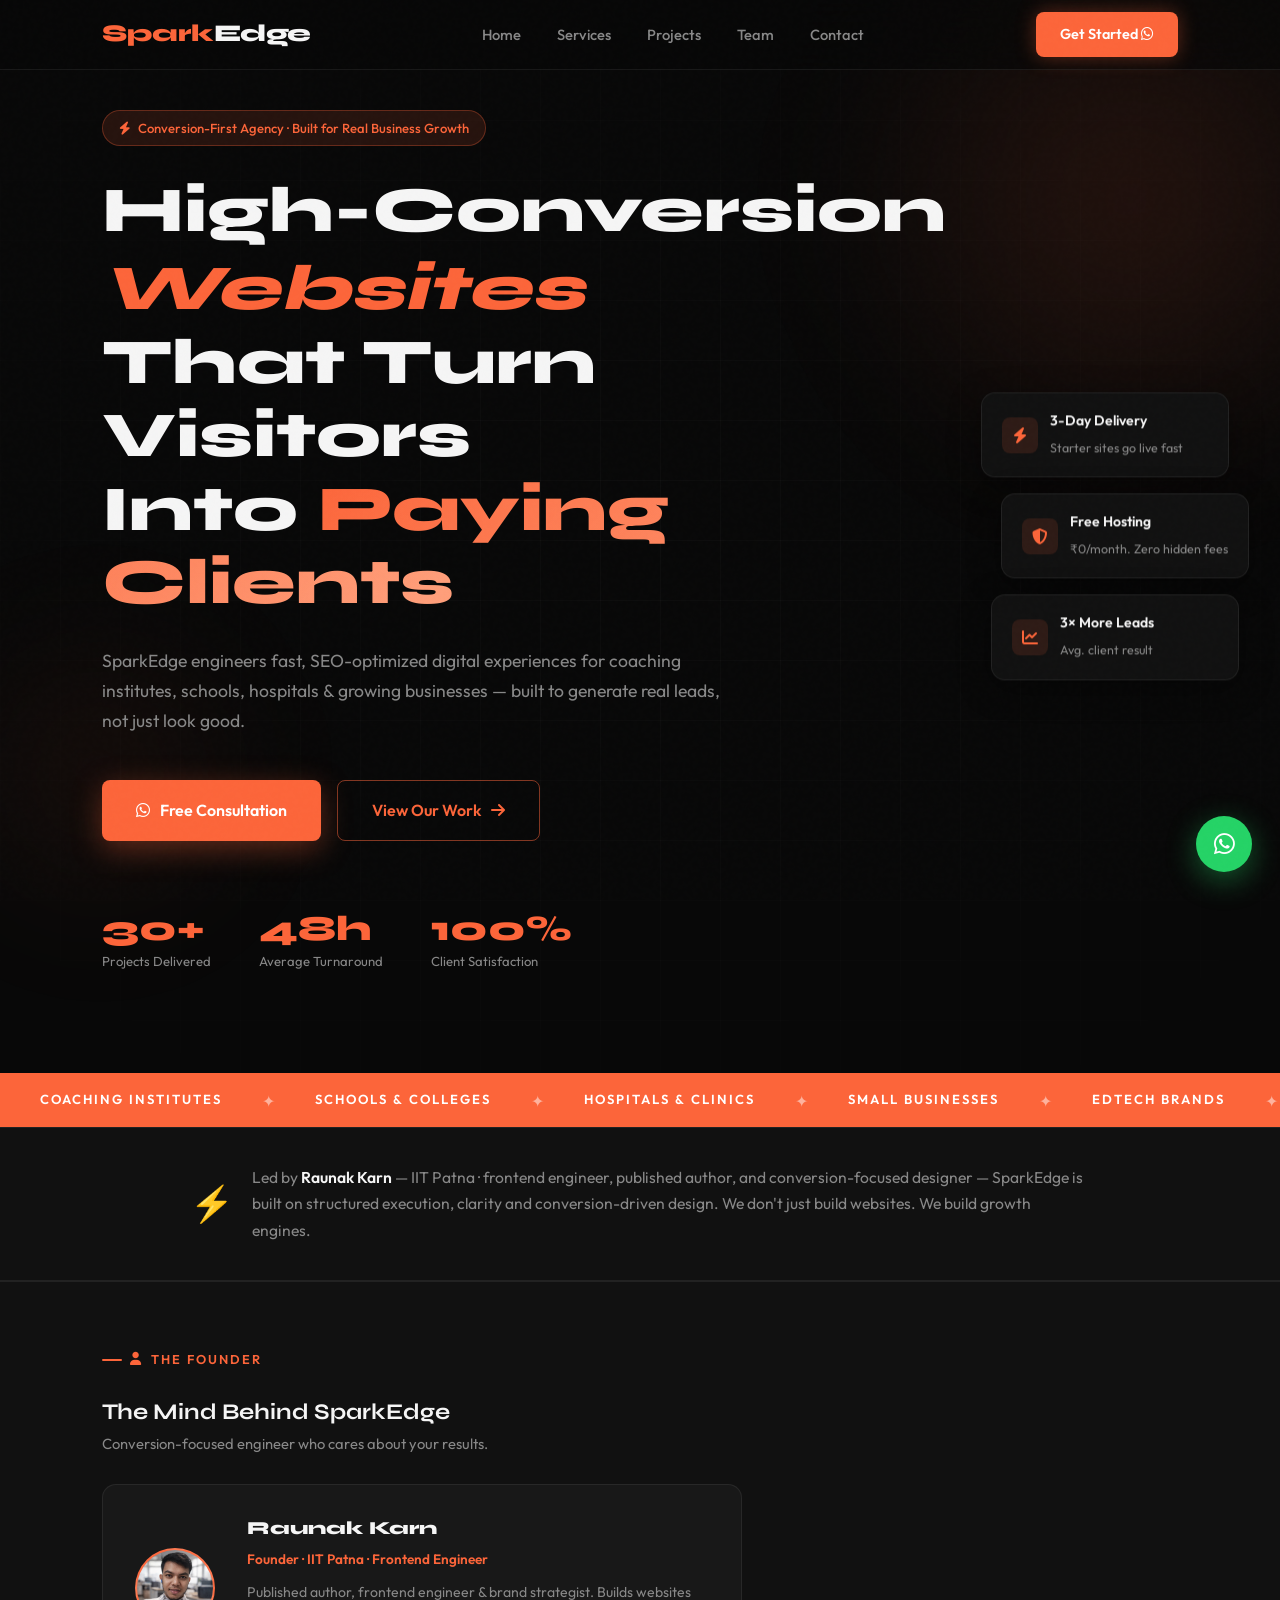
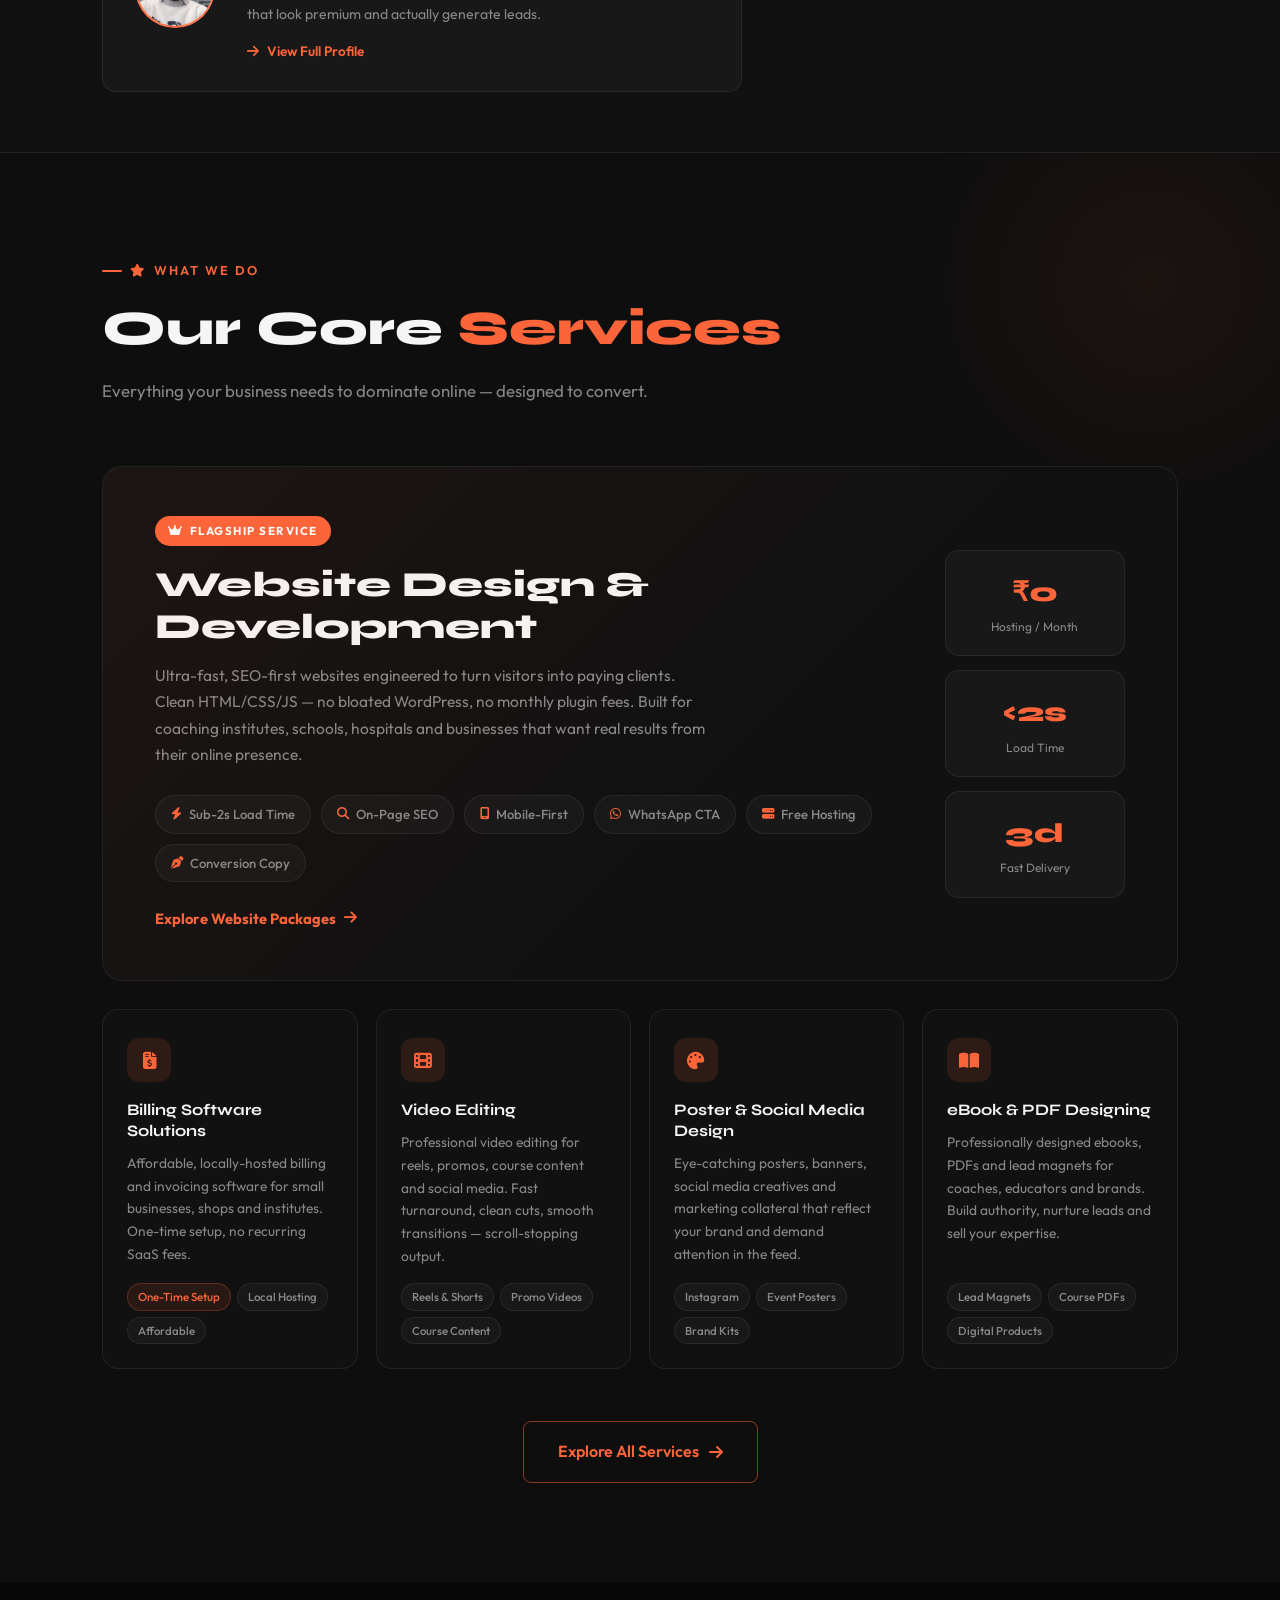
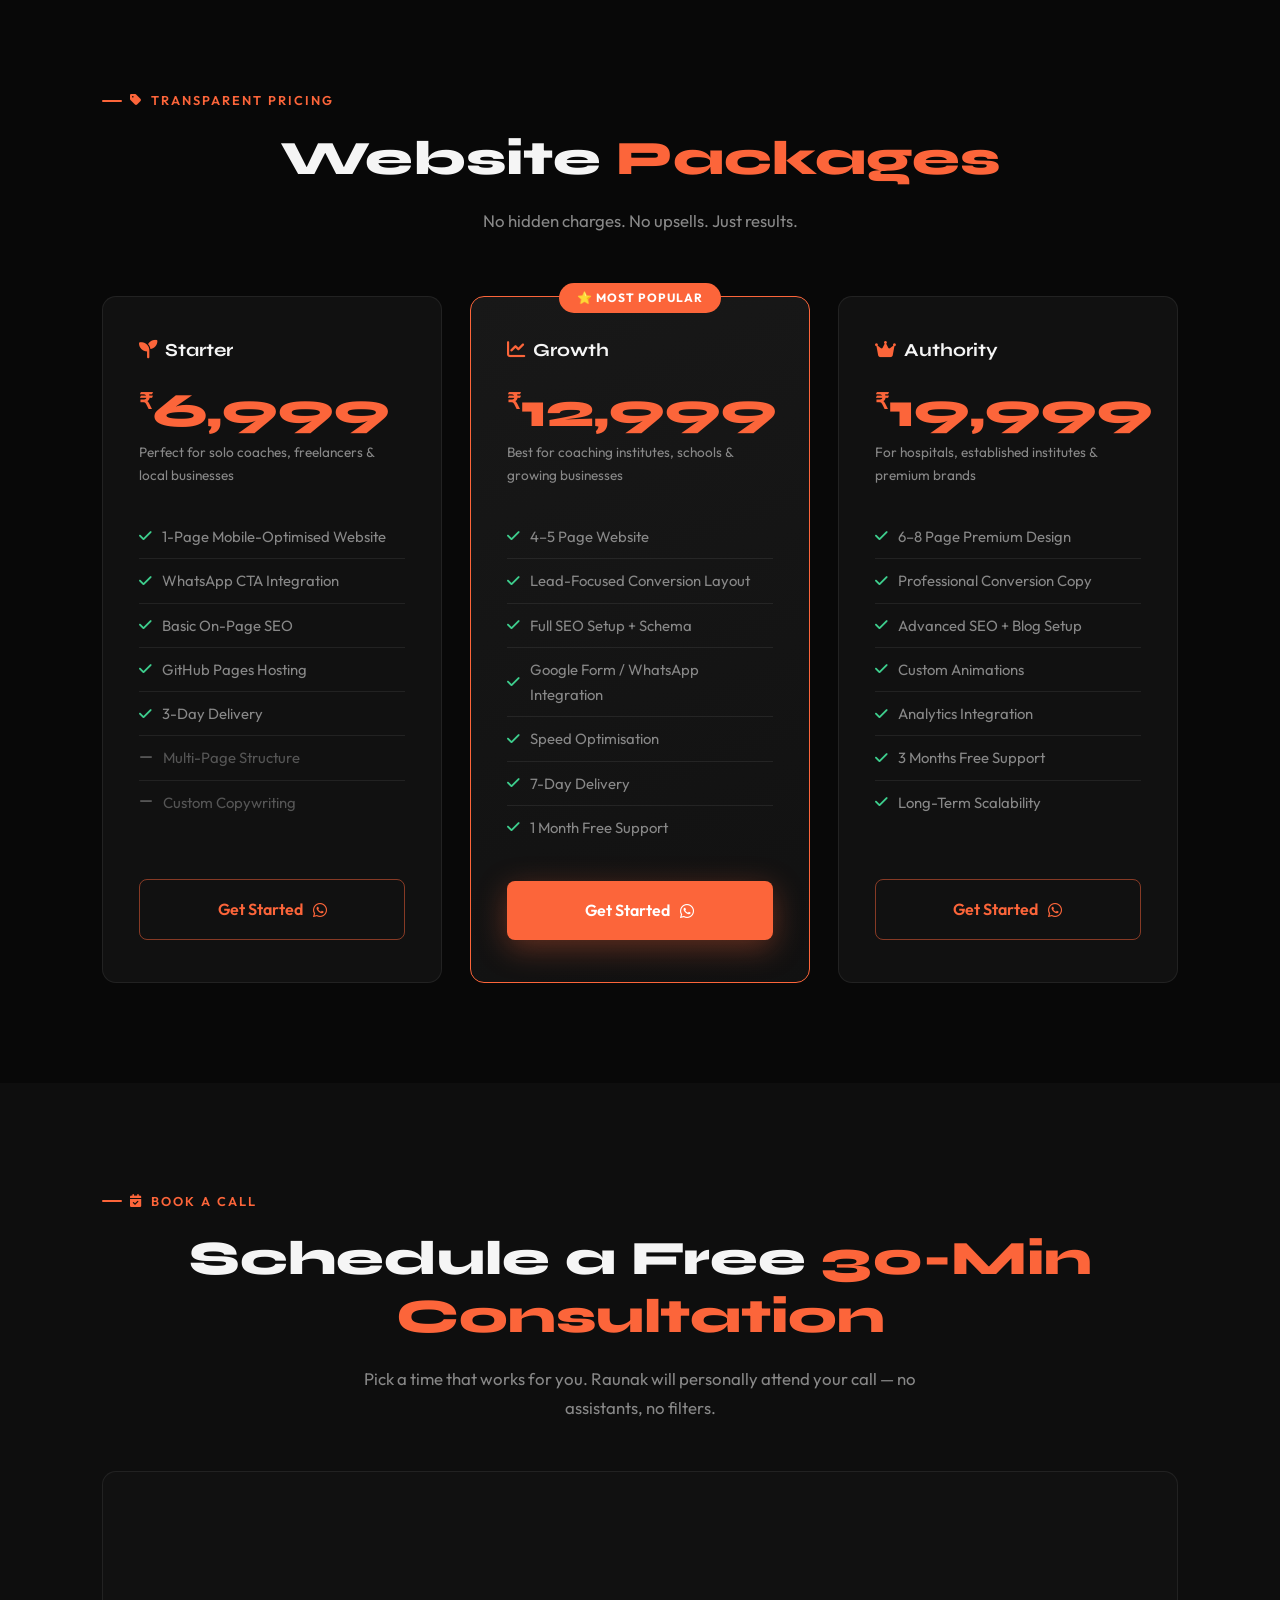
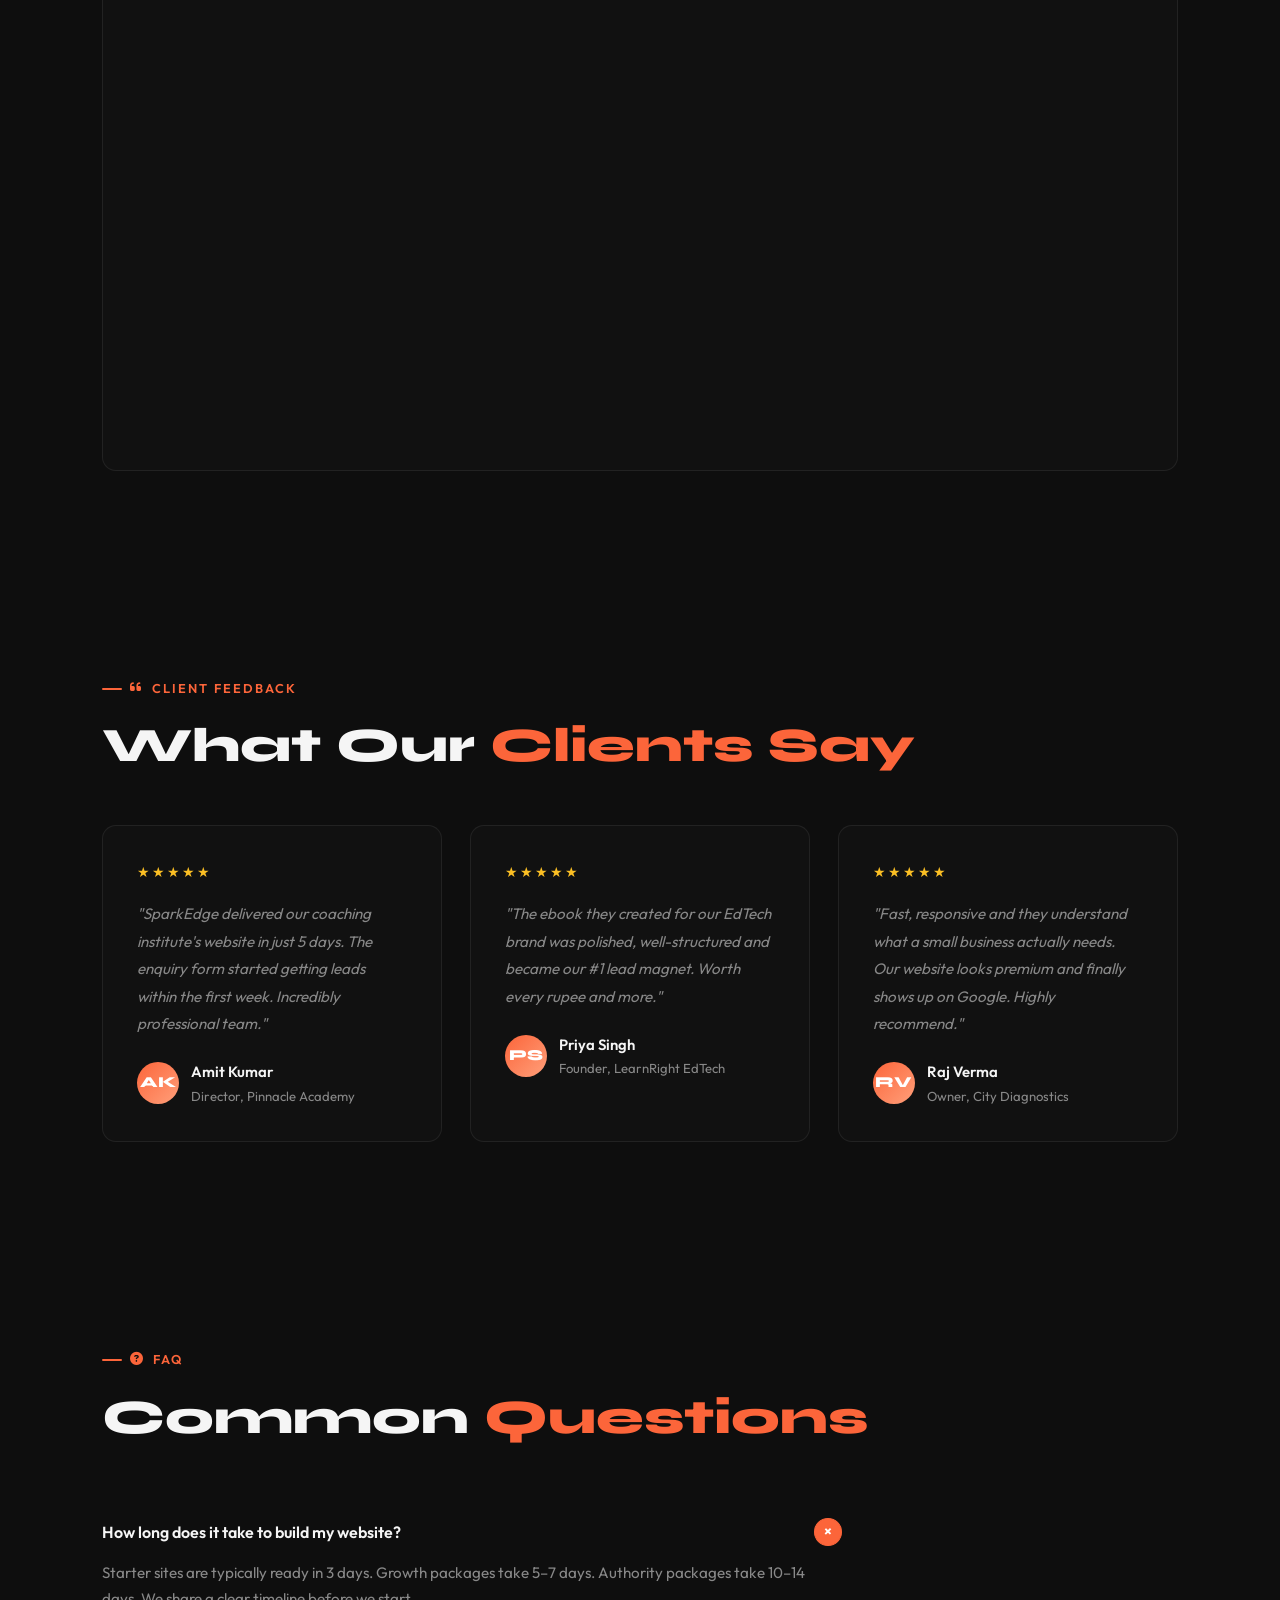
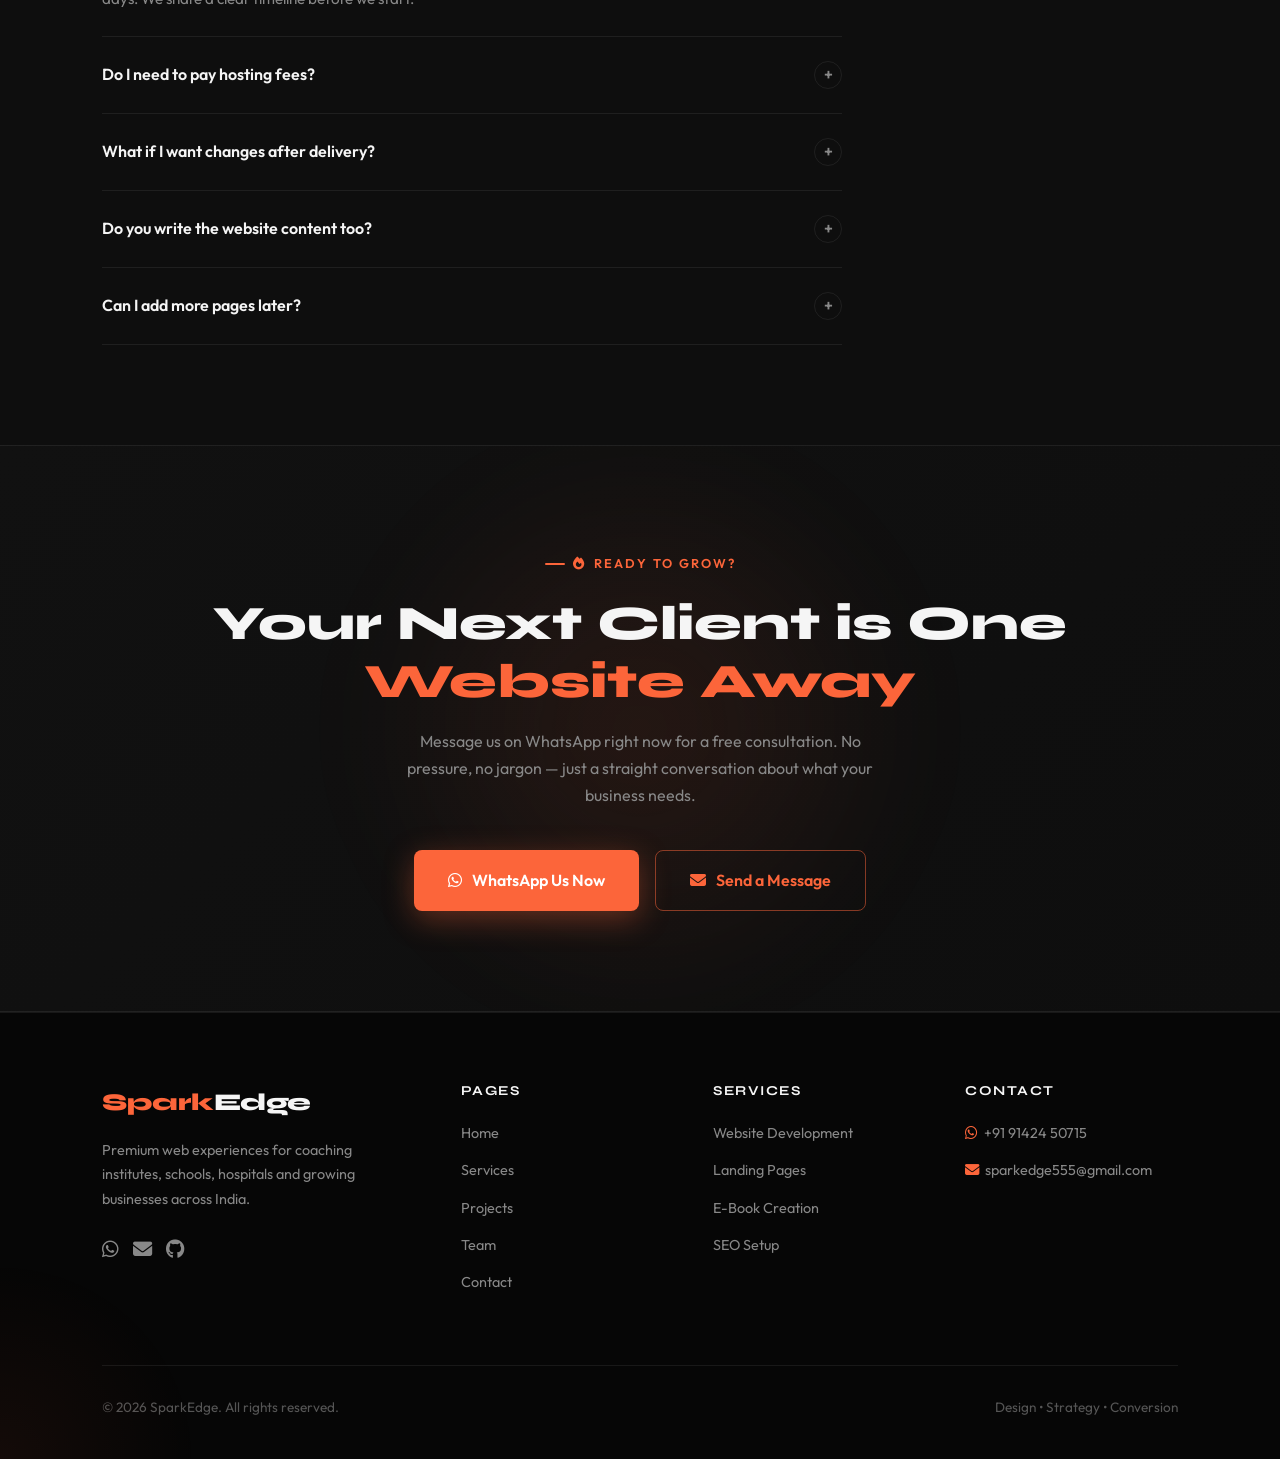
<file: index.html>
<!DOCTYPE html>
<html lang="en">
<head>
  <meta charset="UTF-8" />
  <title>SparkEdge | High-Conversion Websites for Coaching Institutes, Schools & Businesses</title>
  <meta name="description" content="SparkEdge is a premium creative agency. We deliver high-conversion websites, ebooks and digital assets for coaching institutes, schools, hospitals and small businesses." />
  <meta name="keywords" content="website design coaching institutes, business website developer india, lead generation website, SparkEdge, high conversion website india" />
  <meta name="viewport" content="width=device-width, initial-scale=1.0" />
  <meta property="og:title" content="SparkEdge | High-Conversion Websites" />
  <meta property="og:description" content="We build fast, SEO-optimized digital experiences that turn visitors into paying clients." />
  <meta property="og:type" content="website" />
  <script type="application/ld+json">{"@context":"https://schema.org","@type":"Organization","name":"SparkEdge","url":"https://sparkedge-agency.github.io","contactPoint":{"@type":"ContactPoint","telephone":"+91-9142450715","contactType":"customer service"}}</script>
  <link rel="stylesheet" href="https://cdnjs.cloudflare.com/ajax/libs/font-awesome/6.5.0/css/all.min.css" />
  <link rel="stylesheet" href="style.css" />
  <link rel="icon" type="image/x-icon" href="favicon-icon.ico">
  <style>
    .hero { min-height: 100vh; display: flex; align-items: center; padding-top: calc(var(--nav-h) + 40px); position: relative; overflow: hidden; }
    .hero-grid { position: absolute; inset: 0; background-image: linear-gradient(rgba(255,255,255,0.025) 1px, transparent 1px), linear-gradient(90deg, rgba(255,255,255,0.025) 1px, transparent 1px); background-size: 60px 60px; mask-image: radial-gradient(ellipse 80% 80% at 50% 50%, black 0%, transparent 100%); pointer-events: none; }
    .hero-particles { position: absolute; inset: 0; pointer-events: none; overflow: hidden; }
    .particle { position: absolute; width: 2px; height: 2px; background: var(--primary); border-radius: 50%; animation: particle-rise linear infinite; opacity: 0; }
    @keyframes particle-rise { 0% { transform: translateY(100vh); opacity: 0; } 10% { opacity: 0.6; } 90% { opacity: 0.3; } 100% { transform: translateY(-100px); opacity: 0; } }

    /* === WORD ROTATE === */
    .word-rotate-wrap {
      display: inline-block;
      overflow: hidden;
      vertical-align: middle;
    }
    .word-rotate-track {
      display: flex;
      flex-direction: column;
      transition: transform 0.65s cubic-bezier(0.22, 1, 0.36, 1);
      will-change: transform;
    }
    .word-rotate-track .wr-word {
      display: block;
      color: var(--primary);
      white-space: nowrap;
      font-style: italic;
      line-height: 1.15;
    }

    .hero-title { font-size: clamp(2.2rem, 5vw, 4rem); font-weight: 800; line-height: 1.15; margin-bottom: 26px; animation: fadeSlideUp 0.8s 0.1s ease both; }
    .hero-title .line { display: block; }

    .gradient-text { background: linear-gradient(135deg, #FC653A 0%, #ff9f7a 50%, #FC653A 100%); background-size: 200% auto; -webkit-background-clip: text; -webkit-text-fill-color: transparent; background-clip: text; animation: gradient-shift 3s linear infinite; }
    @keyframes gradient-shift { 0% { background-position: 0% center; } 100% { background-position: 200% center; } }

    .hero-float-cards { position: absolute; right: 4%; top: 50%; transform: translateY(-50%); display: flex; flex-direction: column; gap: 16px; pointer-events: none; animation: fadeSlideLeft 1s 0.5s ease both; }
    @keyframes fadeSlideLeft { from { opacity: 0; transform: translateY(-50%) translateX(60px); } to { opacity: 1; transform: translateY(-50%) translateX(0); } }
    .hero-float-card { background: var(--card); border: 1px solid var(--border); border-radius: var(--radius); padding: 16px 20px; display: flex; align-items: center; gap: 12px; min-width: 200px; backdrop-filter: blur(10px); box-shadow: 0 8px 32px rgba(0,0,0,0.4); }
    .hero-float-card:nth-child(2) { transform: translateX(20px); }
    .hero-float-card:nth-child(3) { transform: translateX(10px); }
    .hfc-icon { width: 36px; height: 36px; border-radius: 8px; background: var(--primary-dim); display: flex; align-items: center; justify-content: center; color: var(--primary); font-size: 1rem; flex-shrink: 0; }
    .hfc-text strong { display: block; font-size: 0.88rem; font-weight: 600; color: var(--text); }
    .hfc-text span { font-size: 0.78rem; color: var(--muted); }

    .marquee-strip { background: var(--primary); padding: 12px 0; overflow: hidden; white-space: nowrap; }
    .marquee-content { display: inline-flex; animation: marquee 20s linear infinite; }
    .marquee-item { font-size: 0.82rem; font-weight: 600; text-transform: uppercase; letter-spacing: 2px; color: #fff; padding: 0 40px; }
    .marquee-dot { color: rgba(255,255,255,0.5); }
    @keyframes marquee { from { transform: translateX(0); } to { transform: translateX(-50%); } }

    .team-preview-strip { background: var(--card); border-top: 1px solid var(--border); border-bottom: 1px solid var(--border); padding: 60px 8%; }
    .founder-preview { display: flex; align-items: center; gap: 32px; background: var(--card2); border: 1px solid var(--border); border-radius: var(--radius); padding: 28px 32px; max-width: 640px; transition: all 0.3s; text-decoration: none; color: inherit; }
    .founder-preview:hover { border-color: var(--border-hover); transform: translateY(-4px); box-shadow: 0 20px 50px rgba(0,0,0,0.5); }
    .founder-avatar-lg { width: 80px; height: 80px; border-radius: 50%; background: linear-gradient(135deg, var(--primary), #ff9f7a); display: flex; align-items: center; justify-content: center; font-family: 'Syne',sans-serif; font-weight: 800; font-size: 1.4rem; color: #fff; flex-shrink: 0; overflow: hidden; border: 2px solid var(--border-hover); }
    .founder-avatar-lg img { width: 100%; height: 100%; object-fit: cover; object-position: top; }
    .founder-preview-info strong { display: block; font-family: 'Syne',sans-serif; font-size: 1.15rem; font-weight: 800; }
    .founder-preview-info .role { font-size: 0.85rem; color: var(--primary); font-weight: 600; display: block; margin-top: 3px; margin-bottom: 10px; }
    .founder-preview-info p { font-size: 0.88rem; color: var(--muted); line-height: 1.6; }
    .founder-preview-cta { display: flex; align-items: center; gap: 8px; font-size: 0.85rem; color: var(--primary); font-weight: 600; margin-top: 14px; }

    .booking-section { background: var(--bg2); }
    .cal-container { background: var(--card); border: 1px solid var(--border); border-radius: var(--radius); overflow: hidden; min-height: 600px; }
    #my-cal-inline-30min { width: 100%; height: 650px; overflow: scroll; }

    @media (max-width: 900px) {
      .hero-float-cards { display: none; }
      .hero-title { font-size: clamp(2rem, 7vw, 3rem); }
    }

    /* =====================================================
       MOBILE FIX — HERO ONLY — nothing else changed
       Root cause: font too big → "High-Conversion" breaks
       Word rotate: words must not overflow screen width
       ===================================================== */
    @media (max-width: 640px) {
      .hero { padding-top: calc(var(--nav-h) + 24px); padding-bottom: 48px; }
      .hero-inner { padding: 0 20px; width: 100%; box-sizing: border-box; }

      /* Smaller font so "High-Conversion" stays on one line
         and rotating words stay within viewport width         */
      .hero-title {
        font-size: clamp(1.25rem, 6vw, 1.7rem);
        margin-bottom: 18px;
        word-break: normal;
        overflow-wrap: normal;
      }

      /* word-rotate: keep overflow:hidden so words don't bleed,
         but allow wrap to be wide enough for longest word       */
      .word-rotate-wrap {
        overflow: hidden;
        max-width: calc(100vw - 40px); /* never wider than screen */
        vertical-align: middle;
      }
      /* Let long words scale down with the title font instead of overflowing */
      .word-rotate-track .wr-word {
        white-space: nowrap;
        font-size: inherit;
      }

      .hero-sub { font-size: 0.92rem; line-height: 1.6; }
      .hero-ctas { flex-direction: column; align-items: flex-start; gap: 12px; }
      .hero-ctas .btn { width: 100%; justify-content: center; text-align: center; }
      .hero-stats { flex-wrap: wrap; gap: 16px; }
      .hero-stat { min-width: calc(50% - 8px); }
      .hero-badge { font-size: 0.75rem; padding: 6px 12px; white-space: normal; text-align: center; }
      .founder-preview { flex-direction: column; text-align: center; gap: 20px; }
      .founder-preview-cta { justify-content: center; }
    }

    /* =============================================
       PREMIUM SERVICES SECTION
       ============================================= */
    #services.services-premium { background: var(--bg2); position: relative; overflow: hidden; }
    #services.services-premium::before { content: ''; position: absolute; top: -120px; right: -120px; width: 500px; height: 500px; border-radius: 50%; background: radial-gradient(circle, rgba(252,101,58,0.06) 0%, transparent 70%); pointer-events: none; }

    .svc-main-card { position: relative; background: var(--card); border: 1px solid var(--border); border-radius: 20px; padding: 48px 52px; display: grid; grid-template-columns: 1fr auto; gap: 40px; align-items: center; overflow: hidden; margin-bottom: 28px; transition: border-color 0.3s, box-shadow 0.3s, transform 0.3s; text-decoration: none; color: inherit; }
    .svc-main-card::before { content: ''; position: absolute; inset: 0; background: linear-gradient(135deg, rgba(252,101,58,0.05) 0%, transparent 60%); pointer-events: none; }
    .svc-main-card:hover { border-color: var(--primary); box-shadow: 0 24px 64px rgba(252,101,58,0.15); transform: translateY(-4px); }
    .svc-main-badge { display: inline-flex; align-items: center; gap: 7px; background: var(--primary); color: #fff; font-size: 0.72rem; font-weight: 700; text-transform: uppercase; letter-spacing: 1.5px; padding: 5px 13px; border-radius: 100px; margin-bottom: 18px; }
    .svc-main-title { font-family: 'Syne', sans-serif; font-size: clamp(1.6rem, 3vw, 2.2rem); font-weight: 800; margin-bottom: 14px; line-height: 1.2; }
    .svc-main-desc { color: var(--muted); font-size: 0.97rem; line-height: 1.7; max-width: 560px; margin-bottom: 28px; }
    .svc-main-pills { display: flex; flex-wrap: wrap; gap: 10px; }
    .svc-pill { display: flex; align-items: center; gap: 7px; background: var(--card2); border: 1px solid var(--border); border-radius: 100px; padding: 7px 15px; font-size: 0.82rem; color: var(--muted); font-weight: 500; transition: border-color 0.2s, color 0.2s; }
    .svc-pill i { color: var(--primary); font-size: 0.78rem; }
    .svc-main-card:hover .svc-pill { border-color: rgba(252,101,58,0.25); }
    .svc-main-visual { display: flex; flex-direction: column; gap: 14px; min-width: 180px; }
    .svc-stat-box { background: var(--card2); border: 1px solid var(--border); border-radius: 14px; padding: 18px 22px; text-align: center; }
    .svc-stat-box .num { font-family: 'Syne', sans-serif; font-size: 1.7rem; font-weight: 800; color: var(--primary); display: block; }
    .svc-stat-box .lbl { font-size: 0.75rem; color: var(--muted); margin-top: 2px; display: block; }
    .svc-main-cta { display: inline-flex; align-items: center; gap: 8px; color: var(--primary); font-weight: 700; font-size: 0.92rem; margin-top: 24px; transition: gap 0.2s; }
    .svc-main-card:hover .svc-main-cta { gap: 14px; }

    .svc-grid { display: grid; grid-template-columns: repeat(4, 1fr); gap: 18px; }
    .svc-card { background: var(--card); border: 1px solid var(--border); border-radius: 16px; padding: 28px 24px 24px; display: flex; flex-direction: column; gap: 0; transition: border-color 0.3s, transform 0.3s, box-shadow 0.3s; position: relative; overflow: hidden; }
    .svc-card::after { content: ''; position: absolute; bottom: 0; left: 0; right: 0; height: 2px; background: var(--primary); transform: scaleX(0); transition: transform 0.3s ease; transform-origin: left; }
    .svc-card:hover { border-color: var(--border-hover); transform: translateY(-6px); box-shadow: 0 20px 48px rgba(0,0,0,0.35); }
    .svc-card:hover::after { transform: scaleX(1); }
    .svc-card-icon { width: 44px; height: 44px; border-radius: 12px; background: var(--primary-dim); display: flex; align-items: center; justify-content: center; color: var(--primary); font-size: 1.1rem; margin-bottom: 18px; flex-shrink: 0; transition: background 0.3s, transform 0.3s; }
    .svc-card:hover .svc-card-icon { background: var(--primary); color: #fff; transform: scale(1.08); }
    .svc-card h3 { font-family: 'Syne', sans-serif; font-size: 1rem; font-weight: 700; margin-bottom: 10px; line-height: 1.3; }
    .svc-card p { color: var(--muted); font-size: 0.86rem; line-height: 1.65; flex: 1; }
    .svc-card-tags { display: flex; flex-wrap: wrap; gap: 6px; margin-top: 16px; }
    .svc-tag { font-size: 0.72rem; background: var(--card2); color: var(--muted); border-radius: 100px; padding: 3px 10px; border: 1px solid var(--border); font-weight: 500; }
    .svc-tag.highlight { background: rgba(252,101,58,0.1); color: var(--primary); border-color: rgba(252,101,58,0.25); }

    @media (max-width: 1024px) { .svc-grid { grid-template-columns: repeat(2, 1fr); } }
    @media (max-width: 768px) { .svc-main-card { grid-template-columns: 1fr; padding: 32px 28px; } .svc-main-visual { flex-direction: row; min-width: unset; justify-content: flex-start; } .svc-stat-box { flex: 1; } }
    @media (max-width: 600px) { .svc-grid { grid-template-columns: 1fr; } .svc-main-card { padding: 26px 22px; } .svc-main-visual { flex-direction: row; } }
  </style>
</head>
<body>

<div id="scroll-progress"></div>

<nav class="navbar">
  <div class="logo" id="logo">Spark<span>Edge</span><span class="spark-container"></span></div>
  <ul class="nav-links">
    <li><a href="index.html" class="active">Home</a></li>
    <li><a href="services.html">Services</a></li>
    <li><a href="projects.html">Projects</a></li>
    <li><a href="team.html">Team</a></li>
    <li><a href="contact.html">Contact</a></li>
  </ul>
  <a href="https://wa.me/919142450715?text=Hi%20SparkEdge!%20I%20want%20a%20free%20consultation." class="nav-cta" target="_blank">Get Started <i class="fa-brands fa-whatsapp"></i></a>
  <div class="menu-toggle" id="menuToggle"><span></span><span></span><span></span></div>
</nav>

<section class="hero" id="home">
  <div class="hero-grid"></div>
  <div class="hero-bg-glow"></div>
  <div class="hero-bg-glow2"></div>
  <div class="hero-particles" id="heroParticles"></div>

  <div class="hero-inner">
    <div class="hero-badge">
      <i class="fa-solid fa-bolt"></i>
      Conversion-First Agency · Built for Real Business Growth
    </div>

    <h1 class="hero-title">
      <span class="line">High-Conversion</span>
      <span class="line">
        <span class="word-rotate-wrap" id="wordRotateWrap" aria-live="polite" aria-atomic="true">
          <div class="word-rotate-track" id="wordRotateTrack">
            <span class="wr-word">Websites</span>
            <span class="wr-word">Landing&nbsp;Pages</span>
            <span class="wr-word">Business&nbsp;Sites</span>
            <span class="wr-word">Digital&nbsp;Assets</span>
          </div>
        </span>
      </span>
      <span class="line">That Turn Visitors</span>
      <span class="line">Into <span class="gradient-text">Paying Clients</span></span>
    </h1>

    <p class="hero-sub">
      SparkEdge engineers fast, SEO-optimized digital experiences for coaching institutes,
      schools, hospitals &amp; growing businesses — built to generate real leads, not just look good.
    </p>

    <div class="hero-ctas">
      <a class="btn" href="https://wa.me/919142450715?text=Hi%20SparkEdge!%20I%20want%20a%20free%20consultation." target="_blank">
        <i class="fa-brands fa-whatsapp"></i> Free Consultation
      </a>
      <a class="btn btn-outline" href="projects.html">
        View Our Work <i class="fa-solid fa-arrow-right"></i>
      </a>
    </div>

    <div class="hero-stats">
      <div class="hero-stat reveal">
        <div class="hero-stat-num"><span data-count="30">0</span><span>+</span></div>
        <div class="hero-stat-label">Projects Delivered</div>
      </div>
      <div class="hero-stat reveal reveal-delay-1">
        <div class="hero-stat-num"><span data-count="48">0</span><span>h</span></div>
        <div class="hero-stat-label">Average Turnaround</div>
      </div>
      <div class="hero-stat reveal reveal-delay-2">
        <div class="hero-stat-num"><span data-count="100">0</span><span>%</span></div>
        <div class="hero-stat-label">Client Satisfaction</div>
      </div>
    </div>
  </div>

  <div class="hero-float-cards">
    <div class="hero-float-card">
      <div class="hfc-icon"><i class="fa-solid fa-bolt"></i></div>
      <div class="hfc-text"><strong>3-Day Delivery</strong><span>Starter sites go live fast</span></div>
    </div>
    <div class="hero-float-card">
      <div class="hfc-icon"><i class="fa-solid fa-shield-halved"></i></div>
      <div class="hfc-text"><strong>Free Hosting</strong><span>₹0/month. Zero hidden fees</span></div>
    </div>
    <div class="hero-float-card">
      <div class="hfc-icon"><i class="fa-solid fa-chart-line"></i></div>
      <div class="hfc-text"><strong>3× More Leads</strong><span>Avg. client result</span></div>
    </div>
  </div>
</section>

<div class="marquee-strip">
  <div class="marquee-content">
    <span class="marquee-item">Coaching Institutes</span><span class="marquee-dot">✦</span>
    <span class="marquee-item">Schools & Colleges</span><span class="marquee-dot">✦</span>
    <span class="marquee-item">Hospitals & Clinics</span><span class="marquee-dot">✦</span>
    <span class="marquee-item">Small Businesses</span><span class="marquee-dot">✦</span>
    <span class="marquee-item">EdTech Brands</span><span class="marquee-dot">✦</span>
    <span class="marquee-item">Consultants</span><span class="marquee-dot">✦</span>
    <span class="marquee-item">Coaching Institutes</span><span class="marquee-dot">✦</span>
    <span class="marquee-item">Schools & Colleges</span><span class="marquee-dot">✦</span>
    <span class="marquee-item">Hospitals & Clinics</span><span class="marquee-dot">✦</span>
    <span class="marquee-item">Small Businesses</span><span class="marquee-dot">✦</span>
    <span class="marquee-item">EdTech Brands</span><span class="marquee-dot">✦</span>
    <span class="marquee-item">Consultants</span><span class="marquee-dot">✦</span>
  </div>
</div>

<div class="trust-strip reveal">
  <div class="trust-inner">
    <div class="trust-icon">⚡</div>
    <p>
      Led by <strong>Raunak Karn</strong> — IIT Patna · frontend engineer, published author, and conversion-focused designer —
      SparkEdge is built on structured execution, clarity and conversion-driven design.
      We don't just build websites. We build growth engines.
    </p>
  </div>
</div>

<div class="team-preview-strip reveal">
  <div class="section-label"><i class="fa-solid fa-user"></i> The Founder</div>
  <h3 style="font-family:'Syne',sans-serif;font-size:1.4rem;font-weight:700;margin-top:10px;margin-bottom:6px;">The Mind Behind SparkEdge</h3>
  <p style="color:var(--muted);font-size:0.92rem;margin-bottom:28px;">Conversion-focused engineer who cares about your results.</p>
  <a href="team.html" class="founder-preview">
    <div class="founder-avatar-lg">
      <img src="raunakkarn.png" alt="Raunak Karn" onerror="this.style.display='none';this.parentElement.innerHTML='RK';">
    </div>
    <div class="founder-preview-info">
      <strong>Raunak Karn</strong>
      <span class="role">Founder · IIT Patna · Frontend Engineer</span>
      <p>Published author, frontend engineer & brand strategist. Builds websites that look premium and actually generate leads.</p>
      <div class="founder-preview-cta">
        <i class="fa-solid fa-arrow-right"></i> View Full Profile
      </div>
    </div>
  </a>
</div>

<section id="services" class="services-premium">
  <div class="section-label reveal"><i class="fa-solid fa-star"></i> What We Do</div>
  <h2 class="section-title reveal">Our Core <span>Services</span></h2>
  <p class="section-sub reveal">Everything your business needs to dominate online — designed to convert.</p>

  <div class="svc-main-card reveal">
    <div>
      <div class="svc-main-badge"><i class="fa-solid fa-crown"></i> Flagship Service</div>
      <h3 class="svc-main-title">Website Design &amp; Development</h3>
      <p class="svc-main-desc">Ultra-fast, SEO-first websites engineered to turn visitors into paying clients. Clean HTML/CSS/JS — no bloated WordPress, no monthly plugin fees. Built for coaching institutes, schools, hospitals and businesses that want real results from their online presence.</p>
      <div class="svc-main-pills">
        <span class="svc-pill"><i class="fa-solid fa-bolt"></i> Sub-2s Load Time</span>
        <span class="svc-pill"><i class="fa-solid fa-magnifying-glass"></i> On-Page SEO</span>
        <span class="svc-pill"><i class="fa-solid fa-mobile-screen"></i> Mobile-First</span>
        <span class="svc-pill"><i class="fa-brands fa-whatsapp"></i> WhatsApp CTA</span>
        <span class="svc-pill"><i class="fa-solid fa-server"></i> Free Hosting</span>
        <span class="svc-pill"><i class="fa-solid fa-pen-nib"></i> Conversion Copy</span>
      </div>
      <div class="svc-main-cta" href="#pck">
        Explore Website Packages <i class="fa-solid fa-arrow-right"></i>
      </div>
    </div>
    <div class="svc-main-visual">
      <div class="svc-stat-box"><span class="num">₹0</span><span class="lbl">Hosting / Month</span></div>
      <div class="svc-stat-box"><span class="num">&lt;2s</span><span class="lbl">Load Time</span></div>
      <div class="svc-stat-box"><span class="num">3d</span><span class="lbl">Fast Delivery</span></div>
    </div>
  </div>

  <div class="svc-grid">
    <div class="svc-card reveal">
      <div class="svc-card-icon"><i class="fa-solid fa-file-invoice-dollar"></i></div>
      <h3>Billing Software Solutions</h3>
      <p>Affordable, locally-hosted billing and invoicing software for small businesses, shops and institutes. One-time setup, no recurring SaaS fees.</p>
      <div class="svc-card-tags"><span class="svc-tag highlight">One-Time Setup</span><span class="svc-tag">Local Hosting</span><span class="svc-tag">Affordable</span></div>
    </div>
    <div class="svc-card reveal reveal-delay-1">
      <div class="svc-card-icon"><i class="fa-solid fa-film"></i></div>
      <h3>Video Editing</h3>
      <p>Professional video editing for reels, promos, course content and social media. Fast turnaround, clean cuts, smooth transitions — scroll-stopping output.</p>
      <div class="svc-card-tags"><span class="svc-tag">Reels & Shorts</span><span class="svc-tag">Promo Videos</span><span class="svc-tag">Course Content</span></div>
    </div>
    <div class="svc-card reveal reveal-delay-2">
      <div class="svc-card-icon"><i class="fa-solid fa-palette"></i></div>
      <h3>Poster &amp; Social Media Design</h3>
      <p>Eye-catching posters, banners, social media creatives and marketing collateral that reflect your brand and demand attention in the feed.</p>
      <div class="svc-card-tags"><span class="svc-tag">Instagram</span><span class="svc-tag">Event Posters</span><span class="svc-tag">Brand Kits</span></div>
    </div>
    <div class="svc-card reveal reveal-delay-3">
      <div class="svc-card-icon"><i class="fa-solid fa-book-open"></i></div>
      <h3>eBook &amp; PDF Designing</h3>
      <p>Professionally designed ebooks, PDFs and lead magnets for coaches, educators and brands. Build authority, nurture leads and sell your expertise.</p>
      <div class="svc-card-tags"><span class="svc-tag">Lead Magnets</span><span class="svc-tag">Course PDFs</span><span class="svc-tag">Digital Products</span></div>
    </div>
  </div>

  <div style="text-align:center;margin-top:52px;" class="reveal">
    <a href="services.html" class="btn btn-outline">Explore All Services <i class="fa-solid fa-arrow-right"></i></a>
  </div>
</section>

  <div id="pck">
<section id="packages">
  <div class="section-label reveal"><i class="fa-solid fa-tag"></i> Transparent Pricing</div>
  <h2 class="section-title reveal" style="text-align:center;">Website <span>Packages</span></h2>
  <p class="section-sub reveal" style="margin:0 auto 60px;text-align:center;">No hidden charges. No upsells. Just results.</p>
  <div class="grid-3">
    <div class="pricing-card reveal">
      <h3><i class="fa-solid fa-seedling" style="color:var(--primary);margin-right:8px;"></i>Starter</h3>
      <div class="price"><sup>₹</sup>6,999</div>
      <p class="price-note">Perfect for solo coaches, freelancers & local businesses</p>
      <ul class="features-list">
        <li><i class="fa-solid fa-check"></i> 1-Page Mobile-Optimised Website</li>
        <li><i class="fa-solid fa-check"></i> WhatsApp CTA Integration</li>
        <li><i class="fa-solid fa-check"></i> Basic On-Page SEO</li>
        <li><i class="fa-solid fa-check"></i> GitHub Pages Hosting</li>
        <li><i class="fa-solid fa-check"></i> 3-Day Delivery</li>
        <li class="dim"><i class="fa-solid fa-minus"></i> Multi-Page Structure</li>
        <li class="dim"><i class="fa-solid fa-minus"></i> Custom Copywriting</li>
      </ul>
      <a href="https://wa.me/919142450715?text=I'm%20interested%20in%20the%20Starter%20package%20(₹6999)" class="btn btn-outline" target="_blank" style="width:100%;justify-content:center;">Get Started <i class="fa-brands fa-whatsapp"></i></a>
    </div>
    <div class="pricing-card featured reveal reveal-delay-1">
      <div class="featured-badge">⭐ Most Popular</div>
      <h3><i class="fa-solid fa-chart-line" style="color:var(--primary);margin-right:8px;"></i>Growth</h3>
      <div class="price"><sup>₹</sup>12,999</div>
      <p class="price-note">Best for coaching institutes, schools & growing businesses</p>
      <ul class="features-list">
        <li><i class="fa-solid fa-check"></i> 4–5 Page Website</li>
        <li><i class="fa-solid fa-check"></i> Lead-Focused Conversion Layout</li>
        <li><i class="fa-solid fa-check"></i> Full SEO Setup + Schema</li>
        <li><i class="fa-solid fa-check"></i> Google Form / WhatsApp Integration</li>
        <li><i class="fa-solid fa-check"></i> Speed Optimisation</li>
        <li><i class="fa-solid fa-check"></i> 7-Day Delivery</li>
        <li><i class="fa-solid fa-check"></i> 1 Month Free Support</li>
      </ul>
      <a href="https://wa.me/919142450715?text=I'm%20interested%20in%20the%20Growth%20package%20(₹12999)" class="btn" target="_blank" style="width:100%;justify-content:center;">Get Started <i class="fa-brands fa-whatsapp"></i></a>
    </div>
    <div class="pricing-card reveal reveal-delay-2">
      <h3><i class="fa-solid fa-crown" style="color:var(--primary);margin-right:8px;"></i>Authority</h3>
      <div class="price"><sup>₹</sup>19,999</div>
      <p class="price-note">For hospitals, established institutes & premium brands</p>
      <ul class="features-list">
        <li><i class="fa-solid fa-check"></i> 6–8 Page Premium Design</li>
        <li><i class="fa-solid fa-check"></i> Professional Conversion Copy</li>
        <li><i class="fa-solid fa-check"></i> Advanced SEO + Blog Setup</li>
        <li><i class="fa-solid fa-check"></i> Custom Animations</li>
        <li><i class="fa-solid fa-check"></i> Analytics Integration</li>
        <li><i class="fa-solid fa-check"></i> 3 Months Free Support</li>
        <li><i class="fa-solid fa-check"></i> Long-Term Scalability</li>
      </ul>
      <a href="https://wa.me/919142450715?text=I'm%20interested%20in%20the%20Authority%20package%20(₹19999)" class="btn btn-outline" target="_blank" style="width:100%;justify-content:center;">Get Started <i class="fa-brands fa-whatsapp"></i></a>
    </div>
  </div>
</section>

  </div>

<section class="booking-section">
  <div class="section-label reveal" style="justify-content:center;"><i class="fa-solid fa-calendar-check"></i> Book a Call</div>
  <h2 class="section-title reveal" style="text-align:center;">Schedule a Free <span>30-Min Consultation</span></h2>
  <p class="section-sub reveal" style="text-align:center;margin:0 auto 48px;">Pick a time that works for you. Raunak will personally attend your call — no assistants, no filters.</p>
  <div class="cal-container reveal">
    <div style="width:100%;height:100%;overflow:scroll" id="my-cal-inline-30min"></div>
  </div>
</section>

<section class="testimonials">
  <div class="section-label reveal"><i class="fa-solid fa-quote-left"></i> Client Feedback</div>
  <h2 class="section-title reveal">What Our <span>Clients Say</span></h2>
  <div class="grid-3" style="margin-top:50px;">
    <div class="testimonial-card reveal">
      <div class="stars">★★★★★</div>
      <blockquote>"SparkEdge delivered our coaching institute's website in just 5 days. The enquiry form started getting leads within the first week. Incredibly professional team."</blockquote>
      <div class="testimonial-author">
        <div class="author-avatar">AK</div>
        <div><div class="author-name">Amit Kumar</div><div class="author-role">Director, Pinnacle Academy</div></div>
      </div>
    </div>
    <div class="testimonial-card reveal reveal-delay-1">
      <div class="stars">★★★★★</div>
      <blockquote>"The ebook they created for our EdTech brand was polished, well-structured and became our #1 lead magnet. Worth every rupee and more."</blockquote>
      <div class="testimonial-author">
        <div class="author-avatar">PS</div>
        <div><div class="author-name">Priya Singh</div><div class="author-role">Founder, LearnRight EdTech</div></div>
      </div>
    </div>
    <div class="testimonial-card reveal reveal-delay-2">
      <div class="stars">★★★★★</div>
      <blockquote>"Fast, responsive and they understand what a small business actually needs. Our website looks premium and finally shows up on Google. Highly recommend."</blockquote>
      <div class="testimonial-author">
        <div class="author-avatar">RV</div>
        <div><div class="author-name">Raj Verma</div><div class="author-role">Owner, City Diagnostics</div></div>
      </div>
    </div>
  </div>
</section>

<section style="background:var(--bg2);">
  <div class="section-label reveal"><i class="fa-solid fa-circle-question"></i> FAQ</div>
  <h2 class="section-title reveal">Common <span>Questions</span></h2>
  <div style="max-width:740px;margin-top:48px;" class="reveal">
    <div class="faq-item open">
      <div class="faq-question">How long does it take to build my website? <div class="faq-icon">+</div></div>
      <div class="faq-answer">Starter sites are typically ready in 3 days. Growth packages take 5–7 days. Authority packages take 10–14 days. We share a clear timeline before we start.</div>
    </div>
    <div class="faq-item">
      <div class="faq-question">Do I need to pay hosting fees? <div class="faq-icon">+</div></div>
      <div class="faq-answer">No! We host your website on GitHub Pages which is completely free and highly reliable. You only pay for a custom domain (e.g. yourname.in) which costs about ₹700–₹1000/year.</div>
    </div>
    <div class="faq-item">
      <div class="faq-question">What if I want changes after delivery? <div class="faq-icon">+</div></div>
      <div class="faq-answer">All packages include a revision round. Growth includes 1 month of free support and Authority includes 3 months. Beyond that, we offer affordable maintenance retainers.</div>
    </div>
    <div class="faq-item">
      <div class="faq-question">Do you write the website content too? <div class="faq-icon">+</div></div>
      <div class="faq-answer">Growth and Authority packages include conversion-focused copywriting. For Starter, we work from content you provide — but we'll guide you on what to write.</div>
    </div>
    <div class="faq-item">
      <div class="faq-question">Can I add more pages later? <div class="faq-icon">+</div></div>
      <div class="faq-answer">Absolutely. The codebase we deliver is clean and modular — you or we can add pages anytime. We also provide a guide on how to manage the site yourself.</div>
    </div>
  </div>
</section>

<section class="cta-section">
  <div style="position:relative;z-index:2;">
    <div class="section-label" style="justify-content:center;margin-bottom:20px;"><i class="fa-solid fa-fire"></i> Ready to Grow?</div>
    <h2 class="reveal">Your Next Client is One<br><span style="color:var(--primary);">Website Away</span></h2>
    <p class="reveal">Message us on WhatsApp right now for a free consultation. No pressure, no jargon — just a straight conversation about what your business needs.</p>
    <div class="reveal" style="display:flex;gap:16px;justify-content:center;flex-wrap:wrap;">
      <a class="btn" href="https://wa.me/919142450715?text=Hi%20SparkEdge!%20I'd%20like%20a%20free%20consultation." target="_blank"><i class="fa-brands fa-whatsapp"></i> WhatsApp Us Now</a>
      <a class="btn btn-outline" href="contact.html"><i class="fa-solid fa-envelope"></i> Send a Message</a>
    </div>
  </div>
</section>

<footer>
  <div class="footer-grid">
    <div class="footer-brand">
      <div class="logo">Spark<span>Edge</span></div>
      <p style="margin-top:14px;">Premium web experiences for coaching institutes, schools, hospitals and growing businesses across India.</p>
      <div style="display:flex;gap:14px;margin-top:22px;">
        <a href="https://wa.me/919142450715" target="_blank" style="color:var(--muted);font-size:1.2rem;transition:color 0.2s;" onmouseover="this.style.color='var(--primary)'" onmouseout="this.style.color='var(--muted)'"><i class="fa-brands fa-whatsapp"></i></a>
        <a href="mailto:sparkedge555@gmail.com" style="color:var(--muted);font-size:1.2rem;transition:color 0.2s;" onmouseover="this.style.color='var(--primary)'" onmouseout="this.style.color='var(--muted)'"><i class="fa-solid fa-envelope"></i></a>
        <a href="https://github.com/sparkedge-agency" target="_blank" style="color:var(--muted);font-size:1.2rem;transition:color 0.2s;" onmouseover="this.style.color='var(--primary)'" onmouseout="this.style.color='var(--muted)'"><i class="fa-brands fa-github"></i></a>
      </div>
    </div>
    <div class="footer-col"><h4>Pages</h4><ul><li><a href="index.html">Home</a></li><li><a href="services.html">Services</a></li><li><a href="projects.html">Projects</a></li><li><a href="team.html">Team</a></li><li><a href="contact.html">Contact</a></li></ul></div>
    <div class="footer-col"><h4>Services</h4><ul><li><a href="services.html">Website Development</a></li><li><a href="services.html">Landing Pages</a></li><li><a href="services.html">E-Book Creation</a></li><li><a href="services.html">SEO Setup</a></li></ul></div>
    <div class="footer-col"><h4>Contact</h4><ul>
      <li><a href="https://wa.me/919142450715" target="_blank"><i class="fa-brands fa-whatsapp" style="color:var(--primary);margin-right:6px;"></i>+91 91424 50715</a></li>
      <li><a href="mailto:sparkedge555@gmail.com"><i class="fa-solid fa-envelope" style="color:var(--primary);margin-right:6px;"></i>sparkedge555@gmail.com</a></li>
    </ul></div>
  </div>
  <div class="footer-bottom"><span>© 2026 SparkEdge. All rights reserved.</span><span>Design • Strategy • Conversion</span></div>
</footer>

<a class="whatsapp-float" href="https://wa.me/919142450715?text=Hi%20SparkEdge!" target="_blank"><i class="fa-brands fa-whatsapp"></i></a>

<script type="text/javascript">
  (function (C, A, L) { let p = function (a, ar) { a.q.push(ar); }; let d = C.document; C.Cal = C.Cal || function () { let cal = C.Cal; let ar = arguments; if (!cal.loaded) { cal.ns = {}; cal.q = cal.q || []; d.head.appendChild(d.createElement("script")).src = A; cal.loaded = true; } if (ar[0] === L) { const api = function () { p(api, arguments); }; const namespace = ar[1]; api.q = api.q || []; if(typeof namespace === "string"){cal.ns[namespace] = cal.ns[namespace] || api;p(cal.ns[namespace], ar);p(cal, ["initNamespace", namespace]);} else p(cal, ar); return;} p(cal, ar); }; })(window, "https://app.cal.com/embed/embed.js", "init");
  Cal("init", "30min", {origin:"https://app.cal.com"});
  Cal.ns["30min"]("inline", {
    elementOrSelector:"#my-cal-inline-30min",
    config: {"layout":"month_view","useSlotsViewOnSmallScreen":"true"},
    calLink: "sparkedge555/30min",
  });
  Cal.ns["30min"]("ui", {"cssVarsPerTheme":{"dark":{"cal-brand":"#FC653A"}},"hideEventTypeDetails":false,"layout":"month_view"});
</script>

<script src="main.js"></script>
<script>
/* ── Word Rotate — CORRECTED for mobile ── */
(function() {
  function initWordRotate() {
    var wrap  = document.getElementById('wordRotateWrap');
    var track = document.getElementById('wordRotateTrack');
    if (!wrap || !track) return;

    var words = track.querySelectorAll('.wr-word');
    if (!words.length) return;

    /* On mobile the font is smaller, so re-measure after layout settles */
    function setup() {
      var h = words[0].getBoundingClientRect().height;
      if (!h) {
        var fs = parseFloat(getComputedStyle(wrap).fontSize);
        h = Math.round(fs * 1.15);
      }
      /* Set slot height — overflow:hidden already set in CSS */
      wrap.style.height = h + 'px';

      var current = 0;
      clearInterval(wrap._wr);
      wrap._wr = setInterval(function() {
        current = (current + 1) % words.length;
        track.style.transform = 'translateY(-' + (current * h) + 'px)';
      }, 2400);
    }

    /* Run after fonts AND a small paint delay so sizes are accurate */
    if (document.fonts && document.fonts.ready) {
      document.fonts.ready.then(function() { requestAnimationFrame(function() { requestAnimationFrame(setup); }); });
    } else {
      window.addEventListener('load', function() { requestAnimationFrame(function() { requestAnimationFrame(setup); }); });
    }

    /* Also re-run on resize (portrait ↔ landscape) */
    window.addEventListener('resize', function() {
      clearInterval(wrap._wr);
      requestAnimationFrame(setup);
    });
  }

  initWordRotate();
})();

/* ── Hero particles ── */
(function() {
  var container = document.getElementById('heroParticles');
  if (!container) return;
  for (var i = 0; i < 20; i++) {
    var p = document.createElement('div');
    p.className = 'particle';
    p.style.left = Math.random() * 100 + '%';
    p.style.animationDuration = (4 + Math.random() * 6) + 's';
    p.style.animationDelay = (Math.random() * 8) + 's';
    var s = (1 + Math.random() * 3) + 'px';
    p.style.width = s; p.style.height = s;
    container.appendChild(p);
  }
})();
</script>
</body>
</html>
</file>
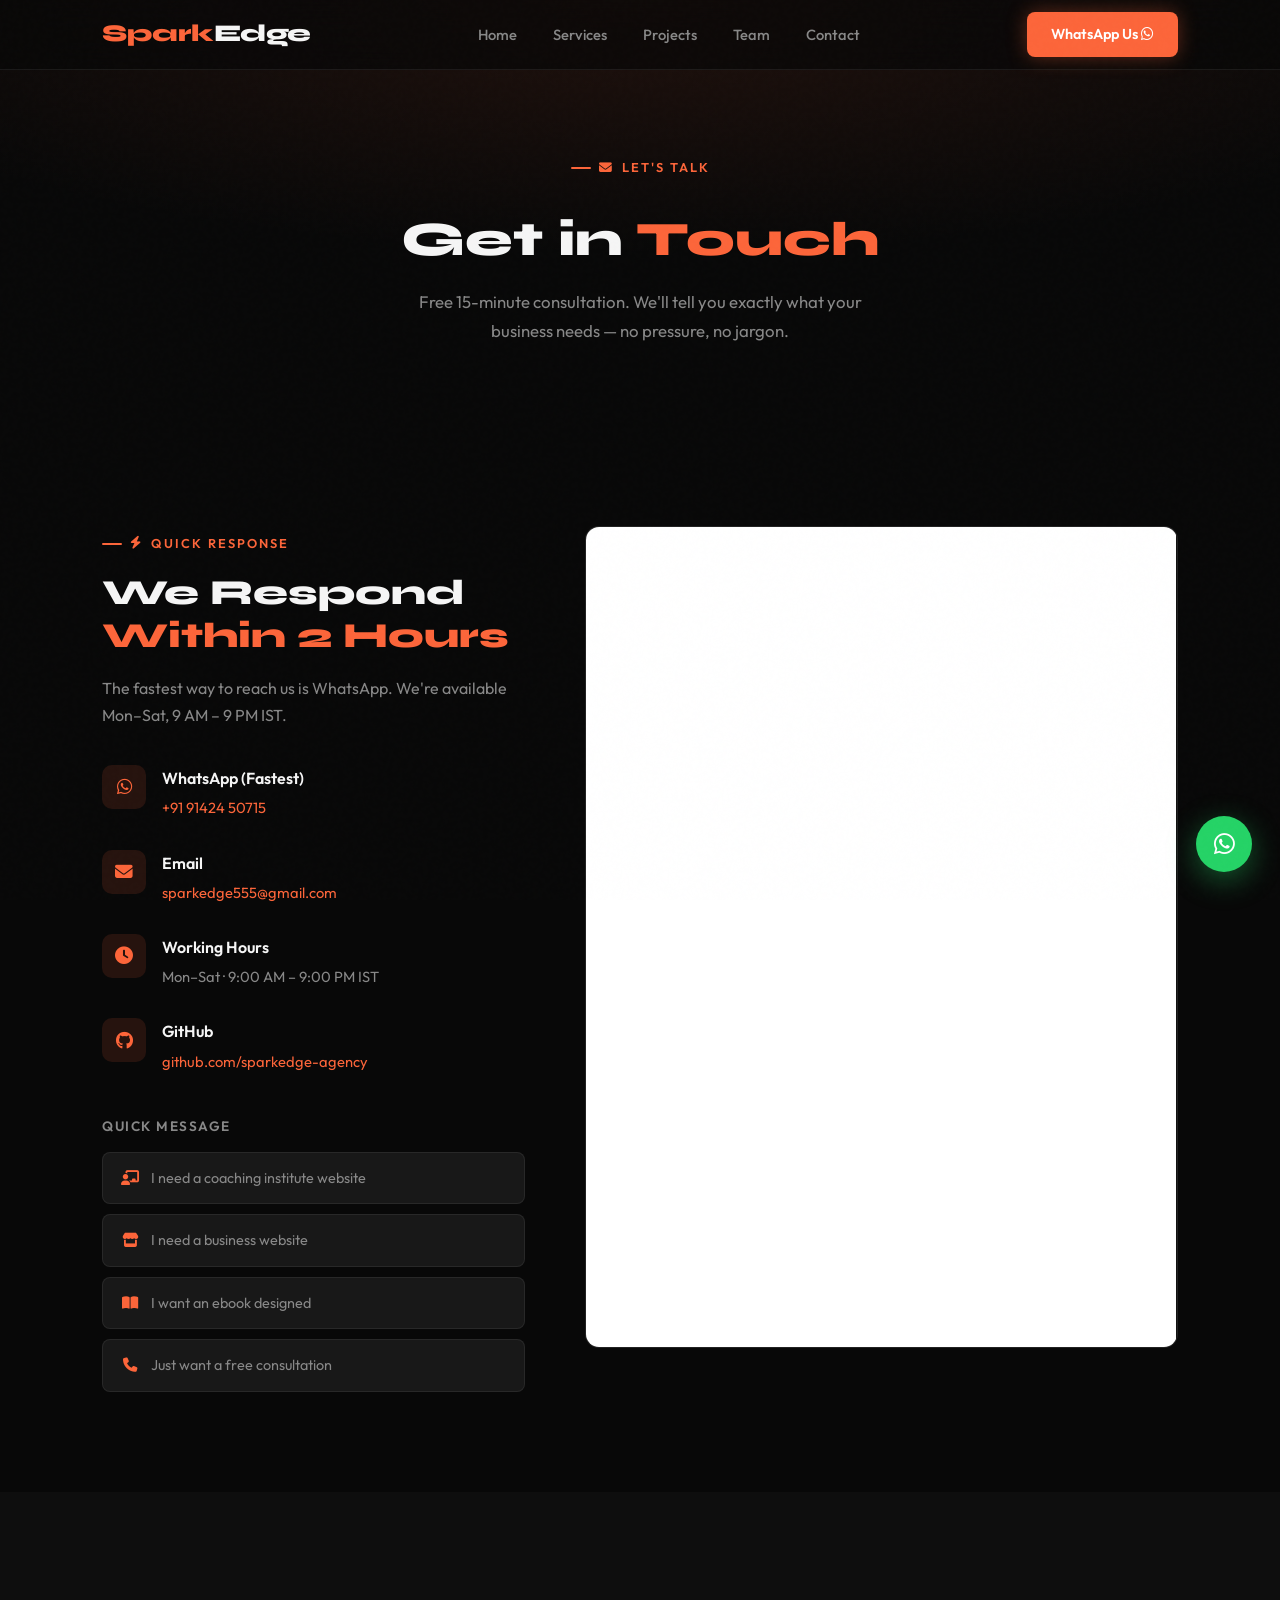
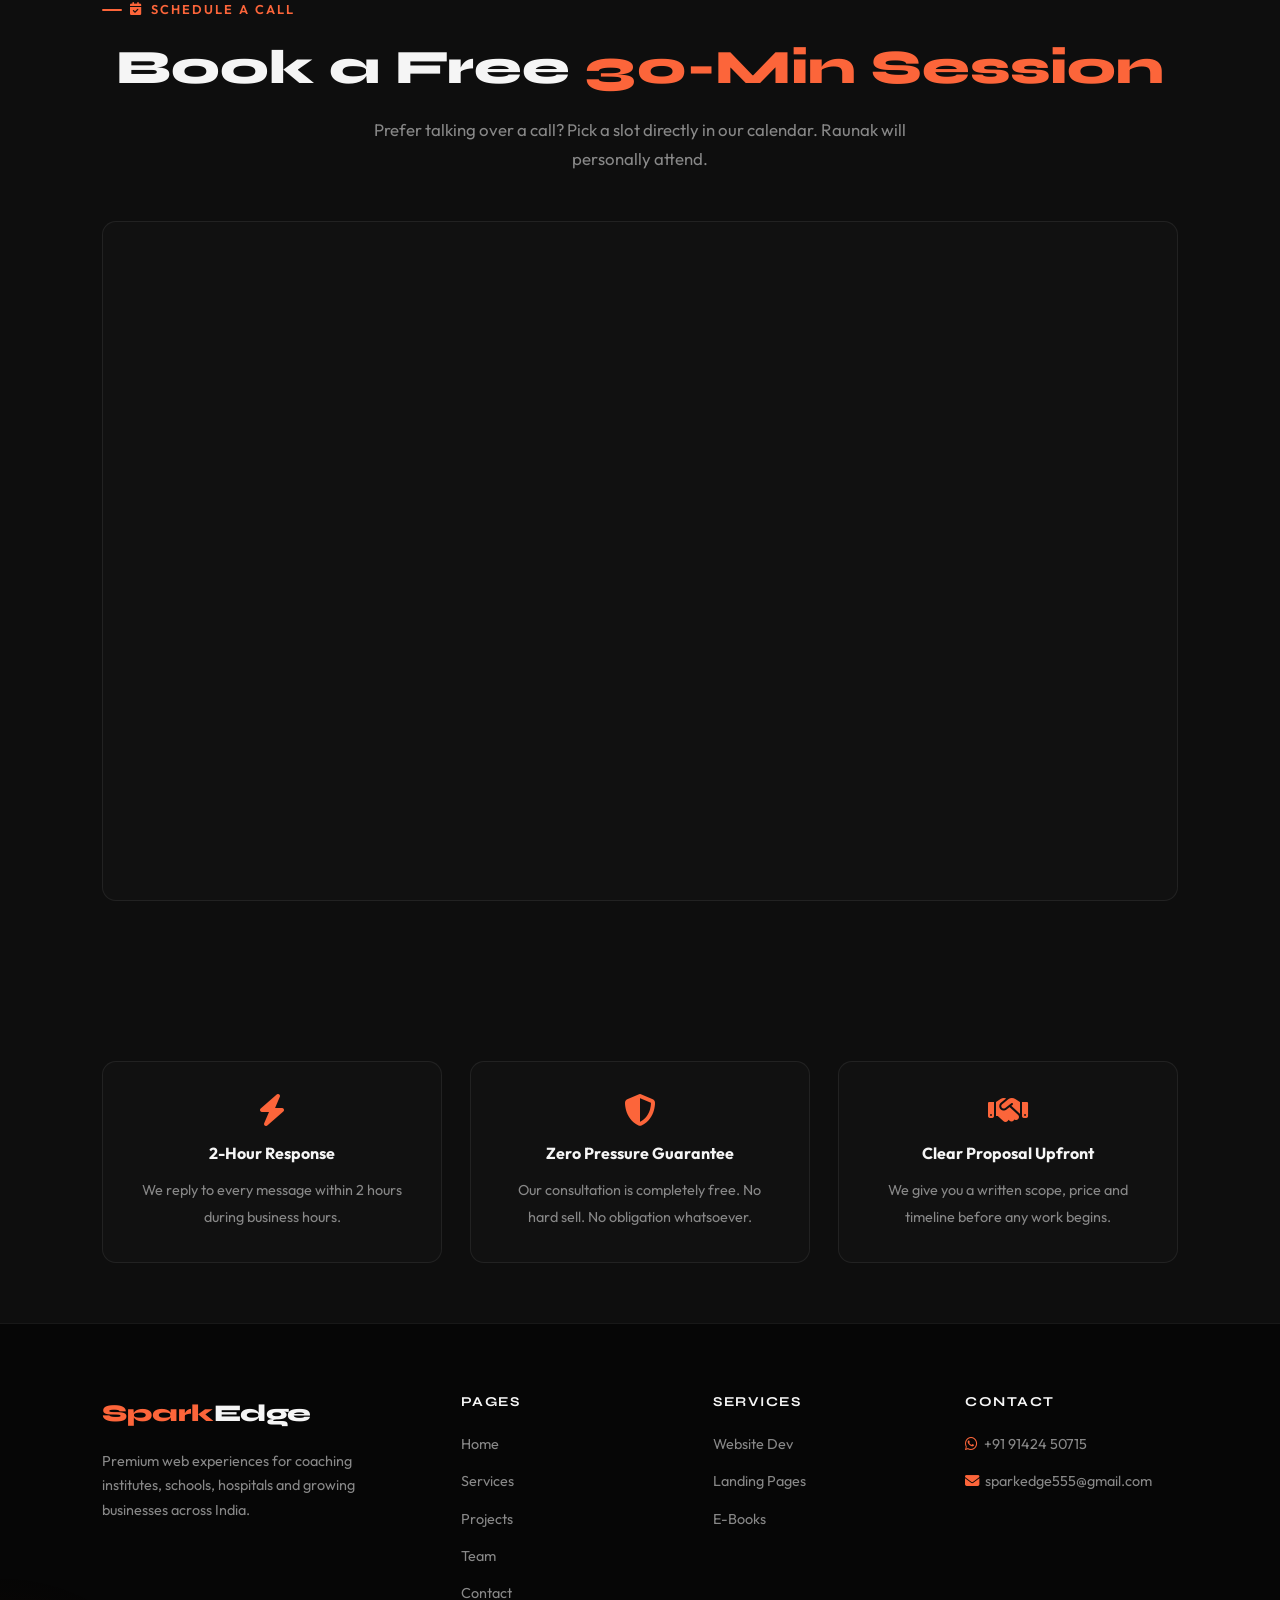
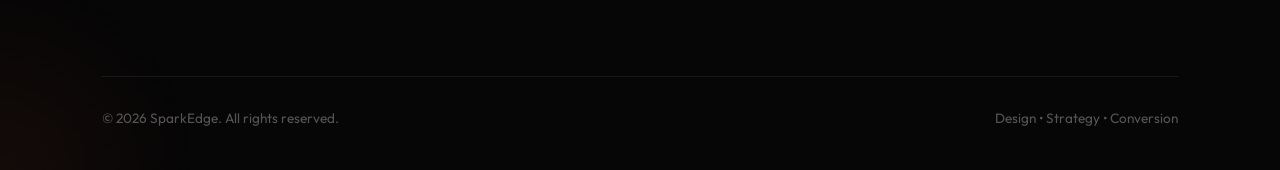
<file: contact.html>
<!DOCTYPE html>
<html lang="en">
<head>
  <meta charset="UTF-8" />
  <title>Contact | SparkEdge — Get a Free Consultation</title>
  <meta name="description" content="Contact SparkEdge for a free website consultation. Message us on WhatsApp or fill our contact form. We respond within 2 hours." />
  <meta name="viewport" content="width=device-width, initial-scale=1.0" />
  <link rel="stylesheet" href="https://cdnjs.cloudflare.com/ajax/libs/font-awesome/6.5.0/css/all.min.css" />
  <link rel="stylesheet" href="style.css" />
  <link rel="icon" type="image/x-icon" href="favicon-icon.ico">
  <style>
    .quick-msg {
      display: flex;
      align-items: center;
      gap: 12px;
      padding: 13px 18px;
      background: var(--card2);
      border: 1px solid var(--border);
      border-radius: var(--radius-sm);
      color: var(--muted);
      font-size: 0.9rem;
      transition: all 0.3s;
      text-decoration: none;
    }
    .quick-msg:hover {
      border-color: var(--border-hover);
      color: var(--text);
      background: var(--primary-dim);
      transform: translateX(4px);
    }
    .quick-msg i { color: var(--primary); width: 18px; text-align: center; }

    /* Google Form wrapper — dark theme aligned */
    .gform-wrap {
      background: var(--card);
      border: 1px solid var(--border);
      border-radius: var(--radius);
      overflow: hidden;
      position: relative;
    }

    /*
      GOOGLE FORM DARK THEME:
      Go to your Google Form → Click the palette icon (Customize Theme)
      → Set Header color to #FC653A (our brand orange)
      → Set Background color to #111111 (matches --card)
      → Set Font to Outfit or a clean sans-serif
      Google Forms does not support full CSS injection in an iframe,
      but matching the background gets you 80% of the way there.
    */
    .gform-wrap iframe {
      width: 100%;
      border: none;
      display: block;
      min-height: 820px;
      background: transparent;
      color-scheme: dark;
    }

    /* Cal inline */
    #contact-cal-inline { width: 100%; height: 650px; overflow: scroll; }

    @media (max-width: 768px) {
      .contact-grid { grid-template-columns: 1fr !important; }
    }

    @media (max-width: 480px) {
      .contact-grid { gap: 32px !important; }
    }
  </style>
</head>
<body>

<div id="scroll-progress"></div>

<nav class="navbar">
  <div class="logo" id="logo">Spark<span>Edge</span><span class="spark-container"></span></div>
  <ul class="nav-links">
    <li><a href="index.html">Home</a></li>
    <li><a href="services.html">Services</a></li>
    <li><a href="projects.html">Projects</a></li>
    <li><a href="team.html">Team</a></li>
    <li><a href="contact.html" class="active">Contact</a></li>
  </ul>
  <a href="https://wa.me/919142450715?text=Hi%20SparkEdge!" class="nav-cta" target="_blank">WhatsApp Us <i class="fa-brands fa-whatsapp"></i></a>
  <div class="menu-toggle" id="menuToggle"><span></span><span></span><span></span></div>
</nav>

<div class="page-hero">
  <div class="page-hero-bg"></div>
  <div style="position:relative;z-index:2;">
    <div class="section-label" style="justify-content:center;"><i class="fa-solid fa-envelope"></i> Let's Talk</div>
    <h1 class="section-title" style="text-align:center;margin-top:14px;">Get in <span>Touch</span></h1>
    <p style="color:var(--muted);max-width:500px;margin:16px auto 0;font-size:1.05rem;text-align:center;">
      Free 15-minute consultation. We'll tell you exactly what your business needs — no pressure, no jargon.
    </p>
  </div>
</div>

<!-- CONTACT GRID -->
<section>
  <div class="contact-grid">

    <!-- Left: Info -->
    <div class="contact-info">
      <div class="section-label reveal"><i class="fa-solid fa-bolt"></i> Quick Response</div>
      <h2 class="reveal">We Respond <span style="color:var(--primary);">Within 2 Hours</span></h2>
      <p class="reveal" style="color:var(--muted);margin-bottom:36px;">The fastest way to reach us is WhatsApp. We're available Mon–Sat, 9 AM – 9 PM IST.</p>

      <div class="contact-item reveal">
        <div class="contact-item-icon"><i class="fa-brands fa-whatsapp"></i></div>
        <div class="contact-item-text">
          <strong>WhatsApp (Fastest)</strong>
          <span><a href="https://wa.me/919142450715" target="_blank" style="color:var(--primary);">+91 91424 50715</a></span>
        </div>
      </div>

      <div class="contact-item reveal">
        <div class="contact-item-icon"><i class="fa-solid fa-envelope"></i></div>
        <div class="contact-item-text">
          <strong>Email</strong>
          <span><a href="mailto:sparkedge555@gmail.com" style="color:var(--primary);">sparkedge555@gmail.com</a></span>
        </div>
      </div>

      <div class="contact-item reveal">
        <div class="contact-item-icon"><i class="fa-solid fa-clock"></i></div>
        <div class="contact-item-text">
          <strong>Working Hours</strong>
          <span>Mon–Sat · 9:00 AM – 9:00 PM IST</span>
        </div>
      </div>

      <div class="contact-item reveal">
        <div class="contact-item-icon"><i class="fa-brands fa-github"></i></div>
        <div class="contact-item-text">
          <strong>GitHub</strong>
          <span><a href="https://github.com/sparkedge-agency" target="_blank" style="color:var(--primary);">github.com/sparkedge-agency</a></span>
        </div>
      </div>

      <!-- WhatsApp quick message buttons -->
      <div class="reveal" style="margin-top:40px;">
        <div style="font-size:0.85rem;text-transform:uppercase;letter-spacing:1.5px;color:var(--muted);font-weight:600;margin-bottom:14px;">Quick Message</div>
        <div style="display:flex;flex-direction:column;gap:10px;">
          <a href="https://wa.me/919142450715?text=Hi%20SparkEdge!%20I%20need%20a%20website%20for%20my%20coaching%20institute." target="_blank" class="quick-msg">
            <i class="fa-solid fa-chalkboard-teacher"></i> I need a coaching institute website
          </a>
          <a href="https://wa.me/919142450715?text=Hi%20SparkEdge!%20I%20need%20a%20website%20for%20my%20business." target="_blank" class="quick-msg">
            <i class="fa-solid fa-store"></i> I need a business website
          </a>
          <a href="https://wa.me/919142450715?text=Hi%20SparkEdge!%20I'm%20interested%20in%20your%20ebook%20service." target="_blank" class="quick-msg">
            <i class="fa-solid fa-book-open"></i> I want an ebook designed
          </a>
          <a href="https://wa.me/919142450715?text=Hi%20SparkEdge!%20I%20want%20a%20free%20consultation." target="_blank" class="quick-msg">
            <i class="fa-solid fa-phone"></i> Just want a free consultation
          </a>
        </div>
      </div>
    </div>

    <!-- Right: Google Form -->
    <div class="reveal">
      <div class="gform-wrap">
        <iframe
          src="https://docs.google.com/forms/d/e/1FAIpQLSdG2NpKt5tCT0O13IwZe-ztd_Y9MvOgGMi9A84z5KpFYysghw/viewform?embedded=true"
          width="100%"
          height="820"
          frameborder="0"
          marginheight="0"
          marginwidth="0"
          title="SparkEdge Client Enquiry Form"
        >
          Loading form...
        </iframe>
      </div>
      <!-- Tip: To match dark theme in the Google Form, open the form editor,
           click the palette icon, set background to #111111 and header to #FC653A -->
    </div>

  </div>
</section>

<!-- BOOK A CALL -->
<section style="background:var(--bg2);">
  <div class="section-label reveal" style="justify-content:center;"><i class="fa-solid fa-calendar-check"></i> Schedule a Call</div>
  <h2 class="section-title reveal" style="text-align:center;">Book a Free <span>30-Min Session</span></h2>
  <p class="section-sub reveal" style="text-align:center;margin:0 auto 48px;">Prefer talking over a call? Pick a slot directly in our calendar. Raunak will personally attend.</p>
  <div class="cal-container reveal">
    <div style="width:100%;height:100%;overflow:scroll" id="contact-cal-inline"></div>
  </div>
</section>

<!-- Response guarantee -->
<section style="background:var(--bg2);padding:60px 8%;">
  <div class="grid-3">
    <div class="card reveal" style="text-align:center;padding:32px;">
      <i class="fa-solid fa-bolt" style="font-size:2rem;color:var(--primary);margin-bottom:14px;display:block;"></i>
      <strong style="display:block;margin-bottom:8px;">2-Hour Response</strong>
      <span style="color:var(--muted);font-size:0.9rem;">We reply to every message within 2 hours during business hours.</span>
    </div>
    <div class="card reveal reveal-delay-1" style="text-align:center;padding:32px;">
      <i class="fa-solid fa-shield-halved" style="font-size:2rem;color:var(--primary);margin-bottom:14px;display:block;"></i>
      <strong style="display:block;margin-bottom:8px;">Zero Pressure Guarantee</strong>
      <span style="color:var(--muted);font-size:0.9rem;">Our consultation is completely free. No hard sell. No obligation whatsoever.</span>
    </div>
    <div class="card reveal reveal-delay-2" style="text-align:center;padding:32px;">
      <i class="fa-solid fa-handshake" style="font-size:2rem;color:var(--primary);margin-bottom:14px;display:block;"></i>
      <strong style="display:block;margin-bottom:8px;">Clear Proposal Upfront</strong>
      <span style="color:var(--muted);font-size:0.9rem;">We give you a written scope, price and timeline before any work begins.</span>
    </div>
  </div>
</section>

<footer>
  <div class="footer-grid">
    <div class="footer-brand">
      <div class="logo">Spark<span>Edge</span></div>
      <p style="margin-top:14px;color:var(--muted);font-size:0.9rem;">Premium web experiences for coaching institutes, schools, hospitals and growing businesses across India.</p>
    </div>
    <div class="footer-col"><h4>Pages</h4><ul><li><a href="index.html">Home</a></li><li><a href="services.html">Services</a></li><li><a href="projects.html">Projects</a></li><li><a href="team.html">Team</a></li><li><a href="contact.html">Contact</a></li></ul></div>
    <div class="footer-col"><h4>Services</h4><ul><li><a href="services.html">Website Dev</a></li><li><a href="services.html">Landing Pages</a></li><li><a href="services.html">E-Books</a></li></ul></div>
    <div class="footer-col"><h4>Contact</h4><ul>
      <li><a href="https://wa.me/919142450715" target="_blank"><i class="fa-brands fa-whatsapp" style="color:var(--primary);margin-right:6px;"></i>+91 91424 50715</a></li>
      <li><a href="mailto:sparkedge555@gmail.com"><i class="fa-solid fa-envelope" style="color:var(--primary);margin-right:6px;"></i>sparkedge555@gmail.com</a></li>
    </ul></div>
  </div>
  <div class="footer-bottom"><span>© 2026 SparkEdge. All rights reserved.</span><span>Design • Strategy • Conversion</span></div>
</footer>

<a class="whatsapp-float" href="https://wa.me/919142450715" target="_blank"><i class="fa-brands fa-whatsapp"></i></a>

<!-- Cal inline ONLY — no floating button -->
<script type="text/javascript">
  (function (C, A, L) { let p = function (a, ar) { a.q.push(ar); }; let d = C.document; C.Cal = C.Cal || function () { let cal = C.Cal; let ar = arguments; if (!cal.loaded) { cal.ns = {}; cal.q = cal.q || []; d.head.appendChild(d.createElement("script")).src = A; cal.loaded = true; } if (ar[0] === L) { const api = function () { p(api, arguments); }; const namespace = ar[1]; api.q = api.q || []; if(typeof namespace === "string"){cal.ns[namespace] = cal.ns[namespace] || api;p(cal.ns[namespace], ar);p(cal, ["initNamespace", namespace]);} else p(cal, ar); return;} p(cal, ar); }; })(window, "https://app.cal.com/embed/embed.js", "init");
  Cal("init", "30min", {origin:"https://app.cal.com"});
  Cal.ns["30min"]("inline", {
    elementOrSelector:"#contact-cal-inline",
    config: {"layout":"month_view","useSlotsViewOnSmallScreen":"true"},
    calLink: "sparkedge555/30min",
  });
  Cal.ns["30min"]("ui", {"cssVarsPerTheme":{"dark":{"cal-brand":"#FC653A"}},"hideEventTypeDetails":false,"layout":"month_view"});
</script>

<script src="main.js"></script>
</body>
</html>
</file>
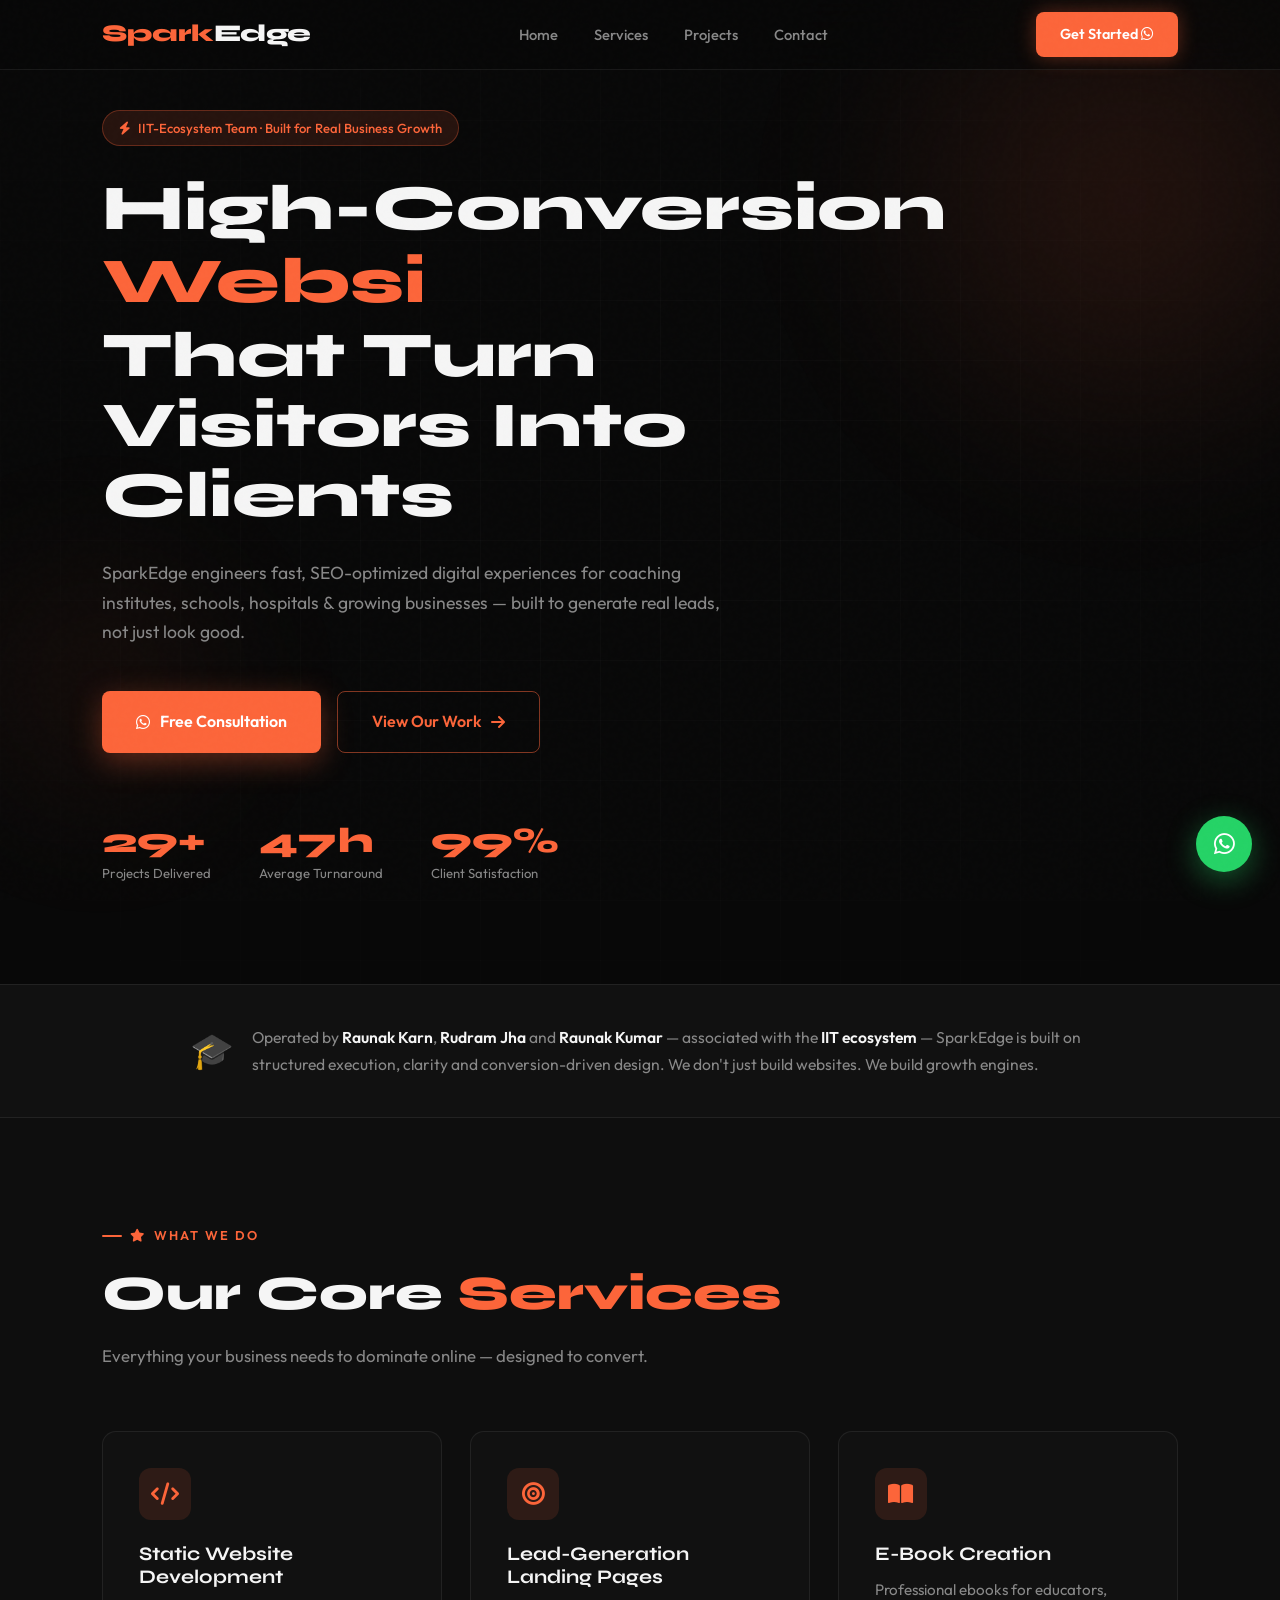
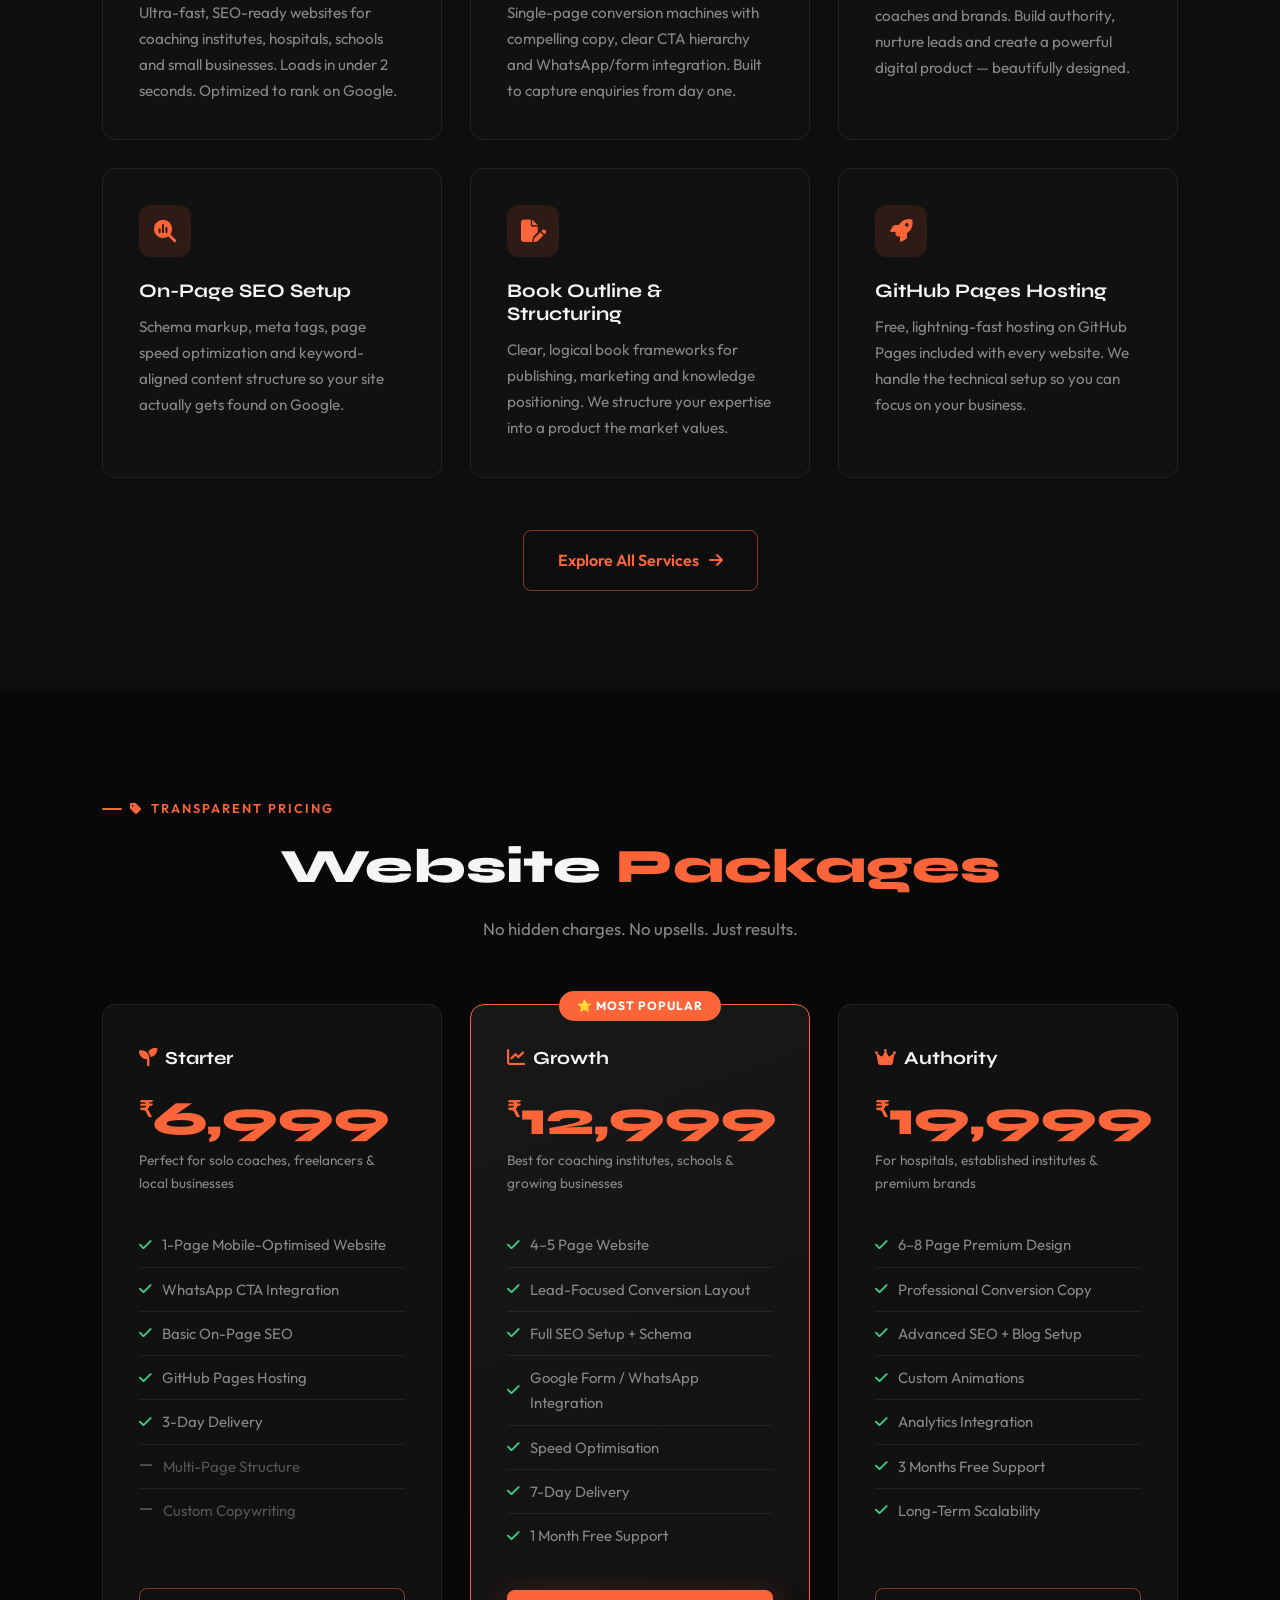
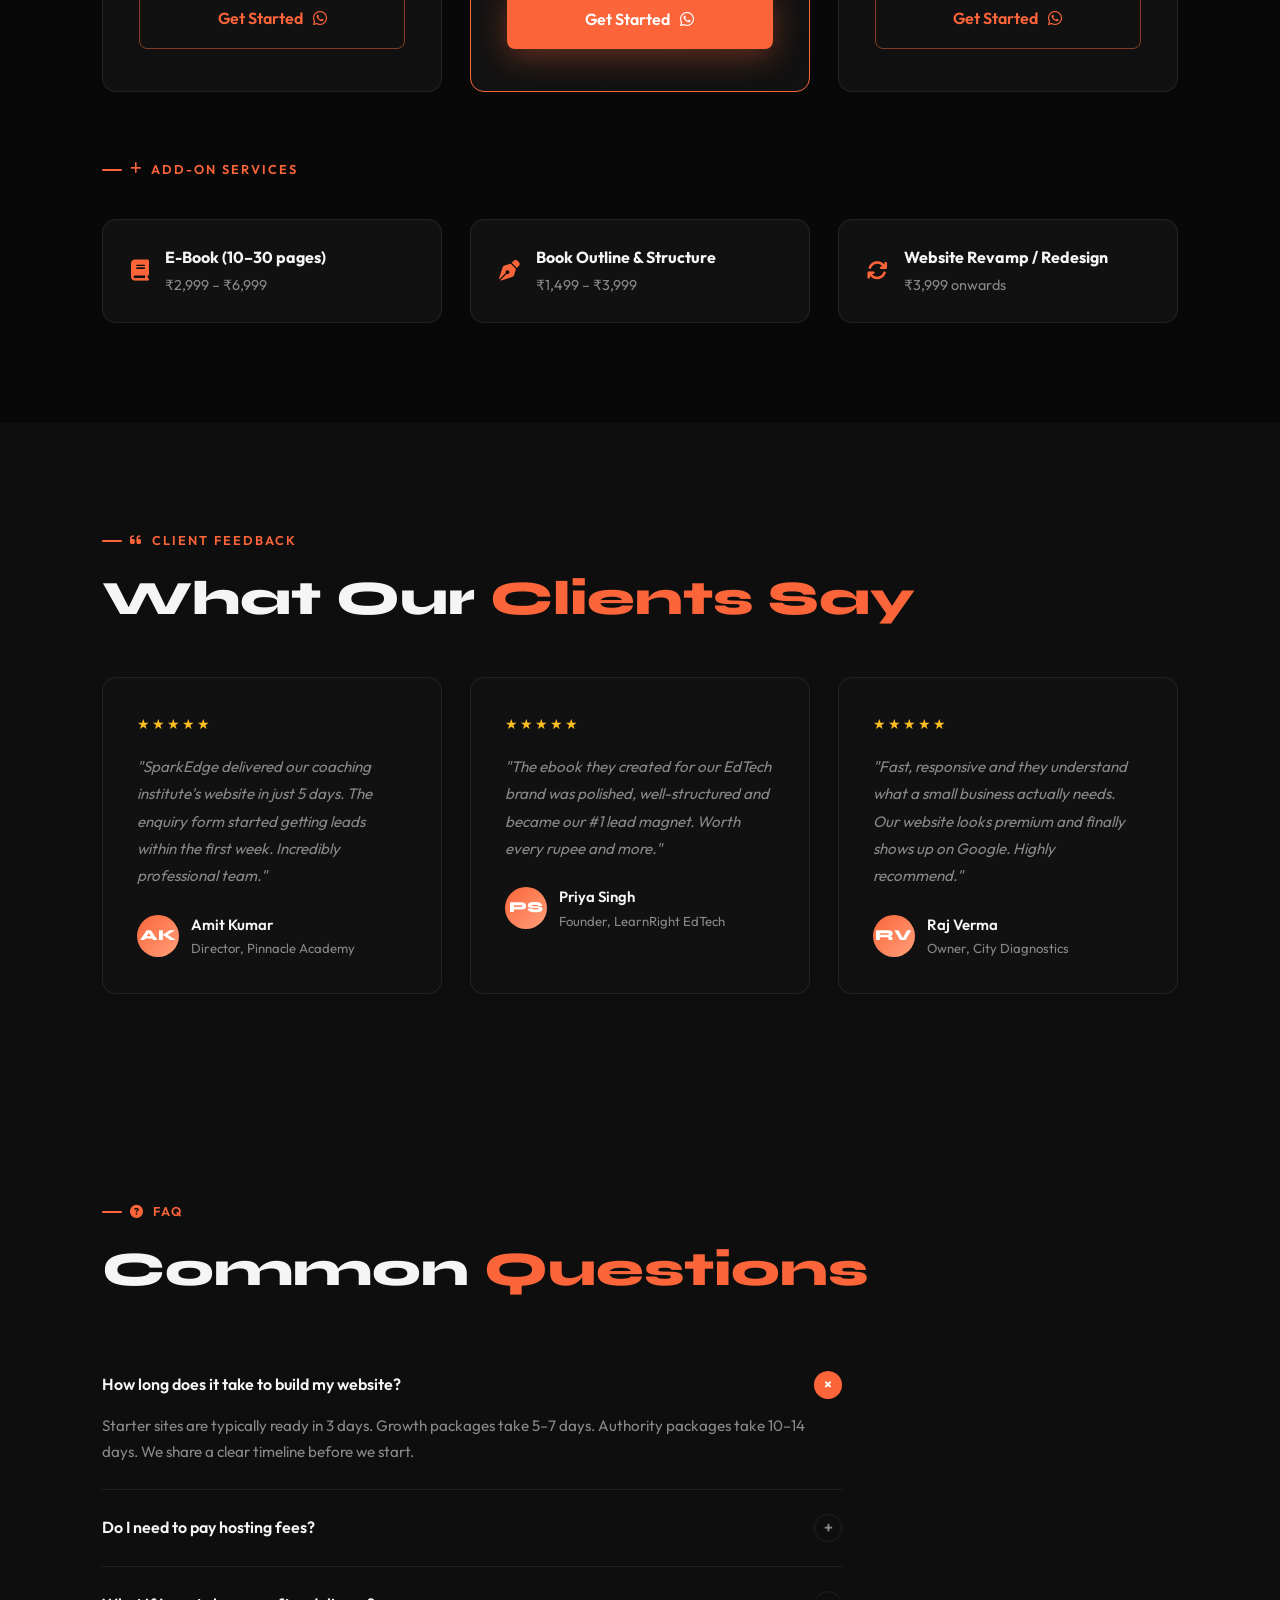
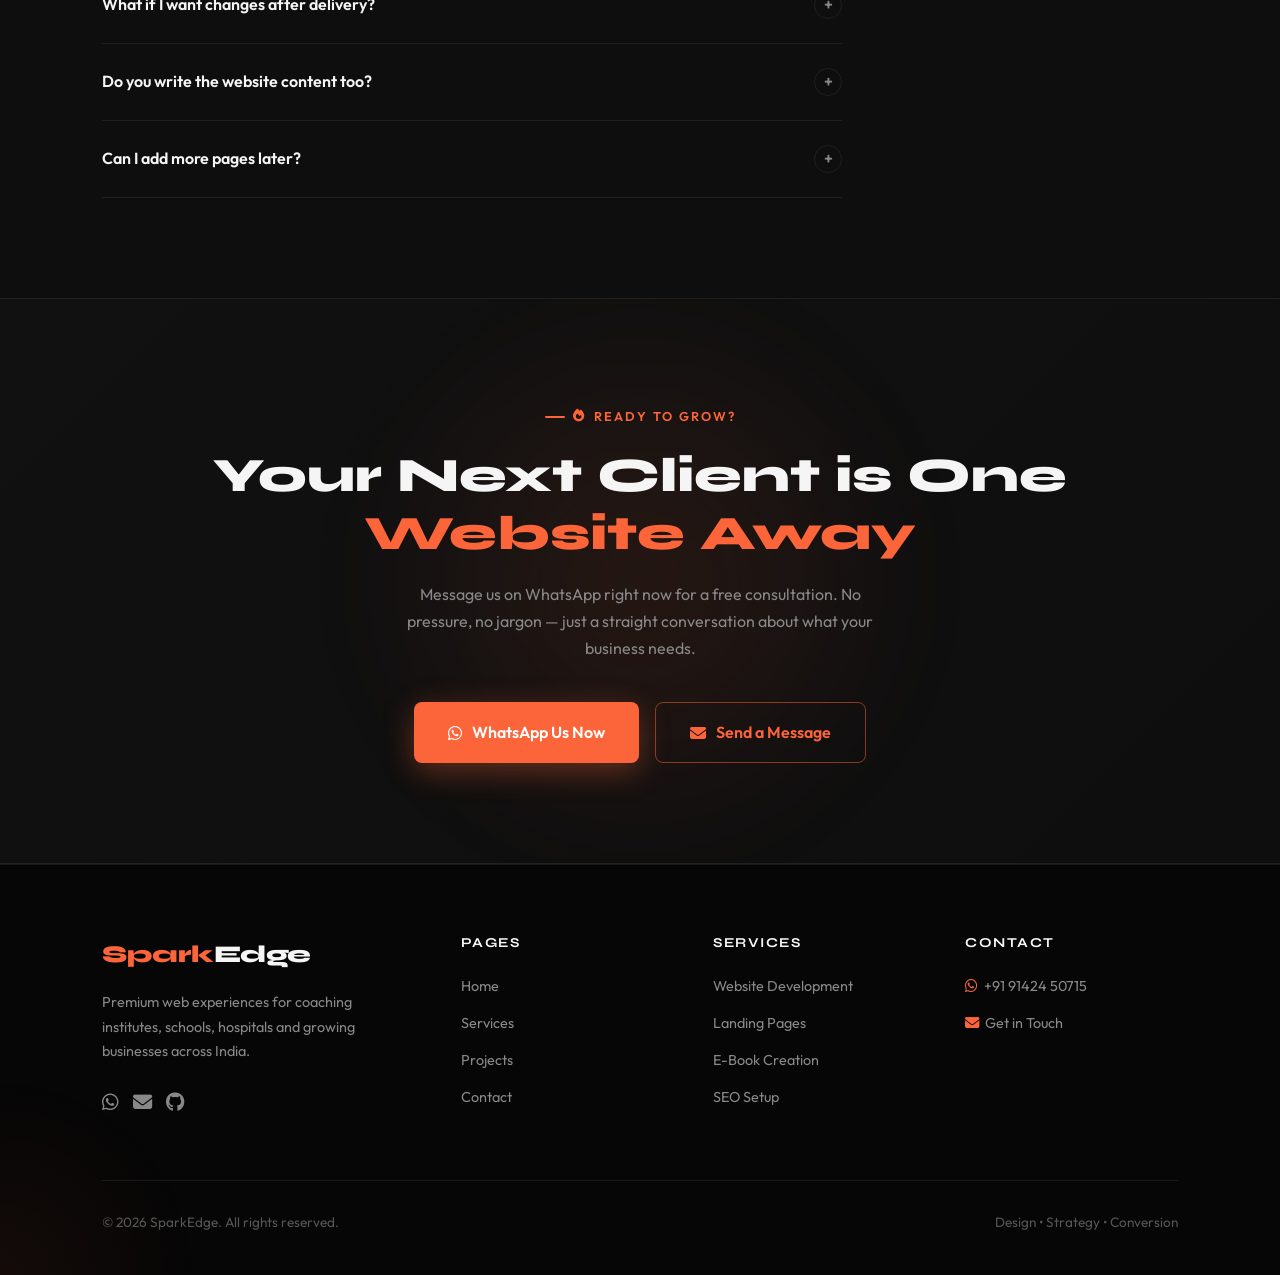
<file: index (6).html>
<!DOCTYPE html>
<html lang="en">
<head>
  <meta charset="UTF-8" />
  <title>SparkEdge | High-Conversion Websites for Coaching Institutes, Schools & Businesses</title>
  <meta name="description" content="SparkEdge is a premium creative agency run by IIT students & alumni. We deliver high-conversion websites, ebooks and digital assets for coaching institutes, schools, hospitals and small businesses." />
  <meta name="keywords" content="website design coaching institutes, business website developer india, lead generation website, SparkEdge, IIT student agency, high conversion website india" />
  <meta name="viewport" content="width=device-width, initial-scale=1.0" />

  <!-- OG Tags -->
  <meta property="og:title" content="SparkEdge | High-Conversion Websites" />
  <meta property="og:description" content="We build fast, SEO-optimized digital experiences that turn visitors into paying clients." />
  <meta property="og:type" content="website" />

  <!-- Schema -->
  <script type="application/ld+json">
  {
    "@context":"https://schema.org","@type":"Organization",
    "name":"SparkEdge","url":"https://sparkedge-agency.github.io",
    "contactPoint":{"@type":"ContactPoint","telephone":"+91-9142450715","contactType":"customer service"}
  }
  </script>

  <!-- Icons -->
  <link rel="stylesheet" href="https://cdnjs.cloudflare.com/ajax/libs/font-awesome/6.5.0/css/all.min.css" />
  <!-- CSS -->
  <link rel="stylesheet" href="style.css" />
</head>
<body>

<!-- Scroll Progress -->
<div id="scroll-progress"></div>

<!-- ============================================================
     NAVBAR
     ============================================================ -->
<nav class="navbar">
  <div class="logo" id="logo">
    Spark<span>Edge</span>
    <span class="spark-container"></span>
  </div>

  <ul class="nav-links">
    <li><a href="index.html" class="active">Home</a></li>
    <li><a href="services.html">Services</a></li>
    <li><a href="projects.html">Projects</a></li>
    <li><a href="contact.html">Contact</a></li>
  </ul>

  <a href="https://wa.me/919142450715?text=Hi%20SparkEdge!%20I%20want%20a%20free%20consultation." class="nav-cta" target="_blank">
    Get Started <i class="fa-brands fa-whatsapp"></i>
  </a>

  <div class="menu-toggle" id="menuToggle">
    <span></span><span></span><span></span>
  </div>
</nav>

<!-- ============================================================
     HERO
     ============================================================ -->
<section class="hero" id="home">
  <div class="hero-grid"></div>
  <div class="hero-bg-glow"></div>
  <div class="hero-bg-glow2"></div>

  <div class="hero-inner">
    <div class="hero-badge">
      <i class="fa-solid fa-bolt"></i>
      IIT-Ecosystem Team · Built for Real Business Growth
    </div>

    <h1 class="hero-title">
      High-Conversion<br>
      <span class="word-rotate">
        <span class="word active">Websites</span>
        <span class="word">Landing&nbsp;Pages</span>
        <span class="word">Business&nbsp;Sites</span>
        <span class="word">Digital&nbsp;Assets</span>
      </span>
      <br>That Turn Visitors Into Clients
    </h1>

    <p class="hero-sub">
      SparkEdge engineers fast, SEO-optimized digital experiences for coaching institutes,
      schools, hospitals &amp; growing businesses — built to generate real leads, not just look good.
    </p>

    <div class="hero-ctas">
      <a class="btn" href="https://wa.me/919142450715?text=Hi%20SparkEdge!%20I%20want%20a%20free%20consultation." target="_blank">
        <i class="fa-brands fa-whatsapp"></i> Free Consultation
      </a>
      <a class="btn btn-outline" href="projects.html">
        View Our Work <i class="fa-solid fa-arrow-right"></i>
      </a>
    </div>

    <div class="hero-stats">
      <div class="hero-stat reveal">
        <div class="hero-stat-num"><span data-count="30">0</span><span>+</span></div>
        <div class="hero-stat-label">Projects Delivered</div>
      </div>
      <div class="hero-stat reveal reveal-delay-1">
        <div class="hero-stat-num"><span data-count="48">0</span><span>h</span></div>
        <div class="hero-stat-label">Average Turnaround</div>
      </div>
      <div class="hero-stat reveal reveal-delay-2">
        <div class="hero-stat-num"><span data-count="100">0</span><span>%</span></div>
        <div class="hero-stat-label">Client Satisfaction</div>
      </div>
    </div>
  </div>
</section>

<!-- ============================================================
     TRUST STRIP
     ============================================================ -->
<div class="trust-strip reveal">
  <div class="trust-inner">
    <div class="trust-icon">🎓</div>
    <p>
      Operated by <strong>Raunak Karn</strong>, <strong>Rudram Jha</strong> and
      <strong>Raunak Kumar</strong> — associated with the <strong>IIT ecosystem</strong> —
      SparkEdge is built on structured execution, clarity and conversion-driven design.
      We don't just build websites. We build growth engines.
    </p>
  </div>
</div>

<!-- ============================================================
     SERVICES PREVIEW
     ============================================================ -->
<section id="services" style="background:var(--bg2);">
  <div class="section-label reveal"><i class="fa-solid fa-star"></i> What We Do</div>
  <h2 class="section-title reveal">Our Core <span>Services</span></h2>
  <p class="section-sub reveal">Everything your business needs to dominate online — designed to convert.</p>

  <div class="grid-3">
    <div class="card reveal">
      <div class="card-icon"><i class="fa-solid fa-code"></i></div>
      <h3>Static Website Development</h3>
      <p>Ultra-fast, SEO-ready websites for coaching institutes, hospitals, schools and small businesses. Loads in under 2 seconds. Optimized to rank on Google.</p>
    </div>
    <div class="card reveal reveal-delay-1">
      <div class="card-icon"><i class="fa-solid fa-bullseye"></i></div>
      <h3>Lead-Generation Landing Pages</h3>
      <p>Single-page conversion machines with compelling copy, clear CTA hierarchy and WhatsApp/form integration. Built to capture enquiries from day one.</p>
    </div>
    <div class="card reveal reveal-delay-2">
      <div class="card-icon"><i class="fa-solid fa-book-open"></i></div>
      <h3>E-Book Creation</h3>
      <p>Professional ebooks for educators, coaches and brands. Build authority, nurture leads and create a powerful digital product — beautifully designed.</p>
    </div>
    <div class="card reveal">
      <div class="card-icon"><i class="fa-solid fa-magnifying-glass-chart"></i></div>
      <h3>On-Page SEO Setup</h3>
      <p>Schema markup, meta tags, page speed optimization and keyword-aligned content structure so your site actually gets found on Google.</p>
    </div>
    <div class="card reveal reveal-delay-1">
      <div class="card-icon"><i class="fa-solid fa-file-pen"></i></div>
      <h3>Book Outline & Structuring</h3>
      <p>Clear, logical book frameworks for publishing, marketing and knowledge positioning. We structure your expertise into a product the market values.</p>
    </div>
    <div class="card reveal reveal-delay-2">
      <div class="card-icon"><i class="fa-solid fa-rocket"></i></div>
      <h3>GitHub Pages Hosting</h3>
      <p>Free, lightning-fast hosting on GitHub Pages included with every website. We handle the technical setup so you can focus on your business.</p>
    </div>
  </div>

  <div style="text-align:center;margin-top:52px;" class="reveal">
    <a href="services.html" class="btn btn-outline">Explore All Services <i class="fa-solid fa-arrow-right"></i></a>
  </div>
</section>

<!-- ============================================================
     PRICING PREVIEW
     ============================================================ -->
<section id="packages">
  <div class="section-label reveal"><i class="fa-solid fa-tag"></i> Transparent Pricing</div>
  <h2 class="section-title reveal" style="text-align:center;">Website <span>Packages</span></h2>
  <p class="section-sub reveal" style="margin:0 auto 60px;text-align:center;">No hidden charges. No upsells. Just results.</p>

  <div class="grid-3">
    <!-- Starter -->
    <div class="pricing-card reveal">
      <h3><i class="fa-solid fa-seedling" style="color:var(--primary);margin-right:8px;"></i>Starter</h3>
      <div class="price"><sup>₹</sup>6,999</div>
      <p class="price-note">Perfect for solo coaches, freelancers & local businesses</p>
      <ul class="features-list">
        <li><i class="fa-solid fa-check"></i> 1-Page Mobile-Optimised Website</li>
        <li><i class="fa-solid fa-check"></i> WhatsApp CTA Integration</li>
        <li><i class="fa-solid fa-check"></i> Basic On-Page SEO</li>
        <li><i class="fa-solid fa-check"></i> GitHub Pages Hosting</li>
        <li><i class="fa-solid fa-check"></i> 3-Day Delivery</li>
        <li class="dim"><i class="fa-solid fa-minus"></i> Multi-Page Structure</li>
        <li class="dim"><i class="fa-solid fa-minus"></i> Custom Copywriting</li>
      </ul>
      <a href="https://wa.me/919142450715?text=I'm%20interested%20in%20the%20Starter%20package%20(₹6999)" class="btn btn-outline" target="_blank" style="width:100%;justify-content:center;">
        Get Started <i class="fa-brands fa-whatsapp"></i>
      </a>
    </div>

    <!-- Growth (Featured) -->
    <div class="pricing-card featured reveal reveal-delay-1">
      <div class="featured-badge">⭐ Most Popular</div>
      <h3><i class="fa-solid fa-chart-line" style="color:var(--primary);margin-right:8px;"></i>Growth</h3>
      <div class="price"><sup>₹</sup>12,999</div>
      <p class="price-note">Best for coaching institutes, schools & growing businesses</p>
      <ul class="features-list">
        <li><i class="fa-solid fa-check"></i> 4–5 Page Website</li>
        <li><i class="fa-solid fa-check"></i> Lead-Focused Conversion Layout</li>
        <li><i class="fa-solid fa-check"></i> Full SEO Setup + Schema</li>
        <li><i class="fa-solid fa-check"></i> Google Form / WhatsApp Integration</li>
        <li><i class="fa-solid fa-check"></i> Speed Optimisation</li>
        <li><i class="fa-solid fa-check"></i> 7-Day Delivery</li>
        <li><i class="fa-solid fa-check"></i> 1 Month Free Support</li>
      </ul>
      <a href="https://wa.me/919142450715?text=I'm%20interested%20in%20the%20Growth%20package%20(₹12999)" class="btn" target="_blank" style="width:100%;justify-content:center;">
        Get Started <i class="fa-brands fa-whatsapp"></i>
      </a>
    </div>

    <!-- Authority -->
    <div class="pricing-card reveal reveal-delay-2">
      <h3><i class="fa-solid fa-crown" style="color:var(--primary);margin-right:8px;"></i>Authority</h3>
      <div class="price"><sup>₹</sup>19,999</div>
      <p class="price-note">For hospitals, established institutes & premium brands</p>
      <ul class="features-list">
        <li><i class="fa-solid fa-check"></i> 6–8 Page Premium Design</li>
        <li><i class="fa-solid fa-check"></i> Professional Conversion Copy</li>
        <li><i class="fa-solid fa-check"></i> Advanced SEO + Blog Setup</li>
        <li><i class="fa-solid fa-check"></i> Custom Animations</li>
        <li><i class="fa-solid fa-check"></i> Analytics Integration</li>
        <li><i class="fa-solid fa-check"></i> 3 Months Free Support</li>
        <li><i class="fa-solid fa-check"></i> Long-Term Scalability</li>
      </ul>
      <a href="https://wa.me/919142450715?text=I'm%20interested%20in%20the%20Authority%20package%20(₹19999)" class="btn btn-outline" target="_blank" style="width:100%;justify-content:center;">
        Get Started <i class="fa-brands fa-whatsapp"></i>
      </a>
    </div>
  </div>

  <!-- Add-ons -->
  <div style="margin-top:60px;" class="reveal">
    <div class="section-label"><i class="fa-solid fa-plus"></i> Add-On Services</div>
    <div class="grid-3" style="margin-top:20px;">
      <div class="card" style="padding:24px 28px;display:flex;align-items:center;gap:16px;">
        <i class="fa-solid fa-book" style="color:var(--primary);font-size:1.3rem;"></i>
        <div><strong>E-Book (10–30 pages)</strong><br><span style="color:var(--muted);font-size:0.9rem;">₹2,999 – ₹6,999</span></div>
      </div>
      <div class="card" style="padding:24px 28px;display:flex;align-items:center;gap:16px;">
        <i class="fa-solid fa-pen-nib" style="color:var(--primary);font-size:1.3rem;"></i>
        <div><strong>Book Outline & Structure</strong><br><span style="color:var(--muted);font-size:0.9rem;">₹1,499 – ₹3,999</span></div>
      </div>
      <div class="card" style="padding:24px 28px;display:flex;align-items:center;gap:16px;">
        <i class="fa-solid fa-arrows-rotate" style="color:var(--primary);font-size:1.3rem;"></i>
        <div><strong>Website Revamp / Redesign</strong><br><span style="color:var(--muted);font-size:0.9rem;">₹3,999 onwards</span></div>
      </div>
    </div>
  </div>
</section>

<!-- ============================================================
     TESTIMONIALS
     ============================================================ -->
<section class="testimonials">
  <div class="section-label reveal"><i class="fa-solid fa-quote-left"></i> Client Feedback</div>
  <h2 class="section-title reveal">What Our <span>Clients Say</span></h2>

  <div class="grid-3" style="margin-top:50px;">
    <div class="testimonial-card reveal">
      <div class="stars">★★★★★</div>
      <blockquote>"SparkEdge delivered our coaching institute's website in just 5 days. The enquiry form started getting leads within the first week. Incredibly professional team."</blockquote>
      <div class="testimonial-author">
        <div class="author-avatar">AK</div>
        <div>
          <div class="author-name">Amit Kumar</div>
          <div class="author-role">Director, Pinnacle Academy</div>
        </div>
      </div>
    </div>
    <div class="testimonial-card reveal reveal-delay-1">
      <div class="stars">★★★★★</div>
      <blockquote>"The ebook they created for our EdTech brand was polished, well-structured and became our #1 lead magnet. Worth every rupee and more."</blockquote>
      <div class="testimonial-author">
        <div class="author-avatar">PS</div>
        <div>
          <div class="author-name">Priya Singh</div>
          <div class="author-role">Founder, LearnRight EdTech</div>
        </div>
      </div>
    </div>
    <div class="testimonial-card reveal reveal-delay-2">
      <div class="stars">★★★★★</div>
      <blockquote>"Fast, responsive and they understand what a small business actually needs. Our website looks premium and finally shows up on Google. Highly recommend."</blockquote>
      <div class="testimonial-author">
        <div class="author-avatar">RV</div>
        <div>
          <div class="author-name">Raj Verma</div>
          <div class="author-role">Owner, City Diagnostics</div>
        </div>
      </div>
    </div>
  </div>
</section>

<!-- ============================================================
     FAQ
     ============================================================ -->
<section style="background:var(--bg2);">
  <div class="section-label reveal"><i class="fa-solid fa-circle-question"></i> FAQ</div>
  <h2 class="section-title reveal">Common <span>Questions</span></h2>

  <div style="max-width:740px;margin-top:48px;" class="reveal">
    <div class="faq-item open">
      <div class="faq-question">How long does it take to build my website? <div class="faq-icon">+</div></div>
      <div class="faq-answer">Starter sites are typically ready in 3 days. Growth packages take 5–7 days. Authority packages take 10–14 days. We share a clear timeline before we start.</div>
    </div>
    <div class="faq-item">
      <div class="faq-question">Do I need to pay hosting fees? <div class="faq-icon">+</div></div>
      <div class="faq-answer">No! We host your website on GitHub Pages which is completely free and highly reliable. You only pay for a custom domain (e.g. yourname.in) which costs about ₹700–₹1000/year.</div>
    </div>
    <div class="faq-item">
      <div class="faq-question">What if I want changes after delivery? <div class="faq-icon">+</div></div>
      <div class="faq-answer">All packages include a revision round. Growth includes 1 month of free support and Authority includes 3 months. Beyond that, we offer affordable maintenance retainers.</div>
    </div>
    <div class="faq-item">
      <div class="faq-question">Do you write the website content too? <div class="faq-icon">+</div></div>
      <div class="faq-answer">Growth and Authority packages include conversion-focused copywriting. For Starter, we work from content you provide — but we'll guide you on what to write.</div>
    </div>
    <div class="faq-item">
      <div class="faq-question">Can I add more pages later? <div class="faq-icon">+</div></div>
      <div class="faq-answer">Absolutely. The codebase we deliver is clean and modular — you or we can add pages anytime. We also provide a guide on how to manage the site yourself.</div>
    </div>
  </div>
</section>

<!-- ============================================================
     CTA
     ============================================================ -->
<section class="cta-section">
  <div style="position:relative;z-index:2;">
    <div class="section-label" style="justify-content:center;margin-bottom:20px;"><i class="fa-solid fa-fire"></i> Ready to Grow?</div>
    <h2 class="reveal">Your Next Client is One<br><span style="color:var(--primary);">Website Away</span></h2>
    <p class="reveal">Message us on WhatsApp right now for a free consultation. No pressure, no jargon — just a straight conversation about what your business needs.</p>
    <div class="reveal" style="display:flex;gap:16px;justify-content:center;flex-wrap:wrap;">
      <a class="btn" href="https://wa.me/919142450715?text=Hi%20SparkEdge!%20I'd%20like%20a%20free%20consultation." target="_blank">
        <i class="fa-brands fa-whatsapp"></i> WhatsApp Us Now
      </a>
      <a class="btn btn-outline" href="contact.html">
        <i class="fa-solid fa-envelope"></i> Send a Message
      </a>
    </div>
  </div>
</section>

<!-- ============================================================
     FOOTER
     ============================================================ -->
<footer>
  <div class="footer-grid">
    <div class="footer-brand">
      <div class="logo">Spark<span>Edge</span></div>
      <p style="margin-top:14px;">Premium web experiences for coaching institutes, schools, hospitals and growing businesses across India.</p>
      <div style="display:flex;gap:14px;margin-top:22px;">
        <a href="https://wa.me/919142450715" target="_blank" style="color:var(--muted);font-size:1.2rem;transition:color 0.2s;" onmouseover="this.style.color='var(--primary)'" onmouseout="this.style.color='var(--muted)'"><i class="fa-brands fa-whatsapp"></i></a>
        <a href="mailto:sparkedge@gmail.com" style="color:var(--muted);font-size:1.2rem;transition:color 0.2s;" onmouseover="this.style.color='var(--primary)'" onmouseout="this.style.color='var(--muted)'"><i class="fa-solid fa-envelope"></i></a>
        <a href="https://github.com/sparkedge-agency" target="_blank" style="color:var(--muted);font-size:1.2rem;transition:color 0.2s;" onmouseover="this.style.color='var(--primary)'" onmouseout="this.style.color='var(--muted)'"><i class="fa-brands fa-github"></i></a>
      </div>
    </div>
    <div class="footer-col">
      <h4>Pages</h4>
      <ul>
        <li><a href="index.html">Home</a></li>
        <li><a href="services.html">Services</a></li>
        <li><a href="projects.html">Projects</a></li>
        <li><a href="contact.html">Contact</a></li>
      </ul>
    </div>
    <div class="footer-col">
      <h4>Services</h4>
      <ul>
        <li><a href="services.html">Website Development</a></li>
        <li><a href="services.html">Landing Pages</a></li>
        <li><a href="services.html">E-Book Creation</a></li>
        <li><a href="services.html">SEO Setup</a></li>
      </ul>
    </div>
    <div class="footer-col">
      <h4>Contact</h4>
      <ul>
        <li><a href="https://wa.me/919142450715" target="_blank"><i class="fa-brands fa-whatsapp" style="color:var(--primary);margin-right:6px;"></i>+91 91424 50715</a></li>
        <li><a href="contact.html"><i class="fa-solid fa-envelope" style="color:var(--primary);margin-right:6px;"></i>Get in Touch</a></li>
      </ul>
    </div>
  </div>
  <div class="footer-bottom">
    <span>© 2026 SparkEdge. All rights reserved.</span>
    <span>Design • Strategy • Conversion</span>
  </div>
</footer>

<!-- WhatsApp Float -->
<a class="whatsapp-float" href="https://wa.me/919142450715?text=Hi%20SparkEdge!" target="_blank" title="Chat on WhatsApp">
  <i class="fa-brands fa-whatsapp"></i>
</a>

<script src="main.js"></script>
</body>
</html>
</file>
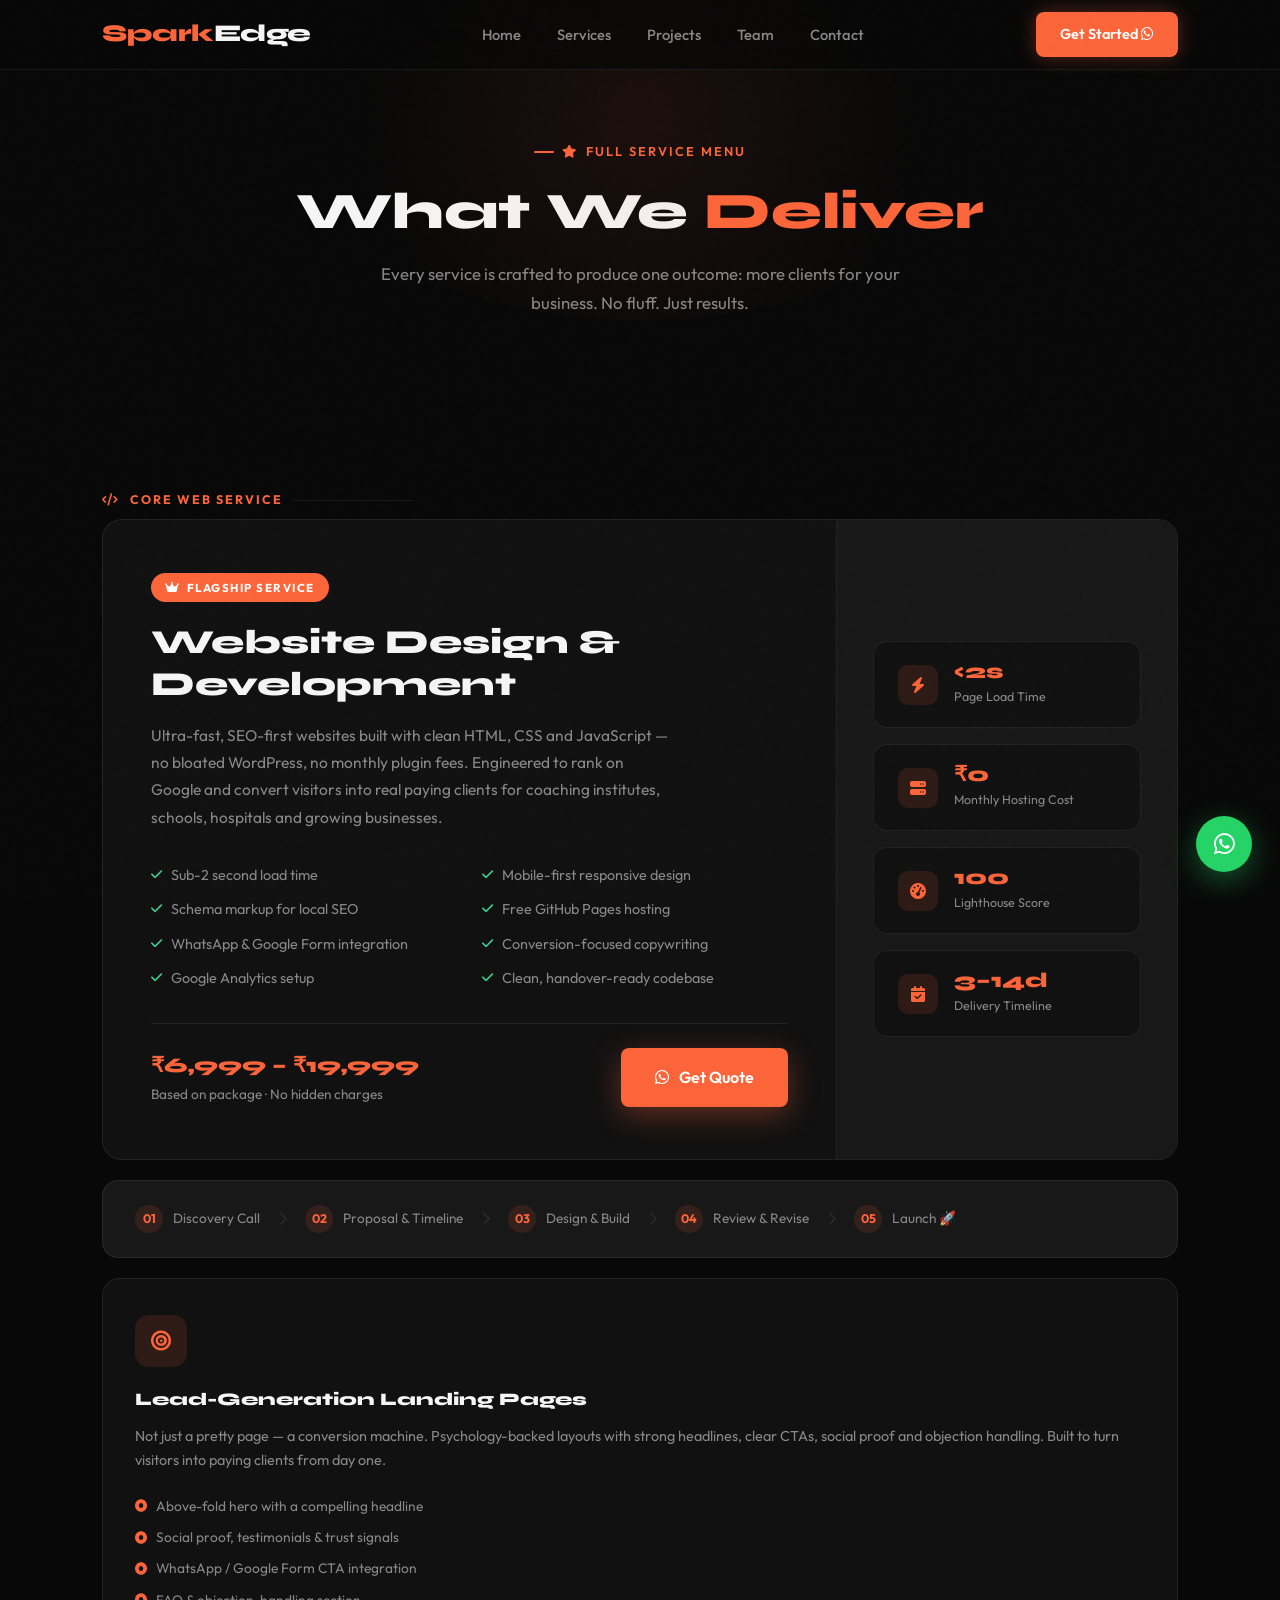
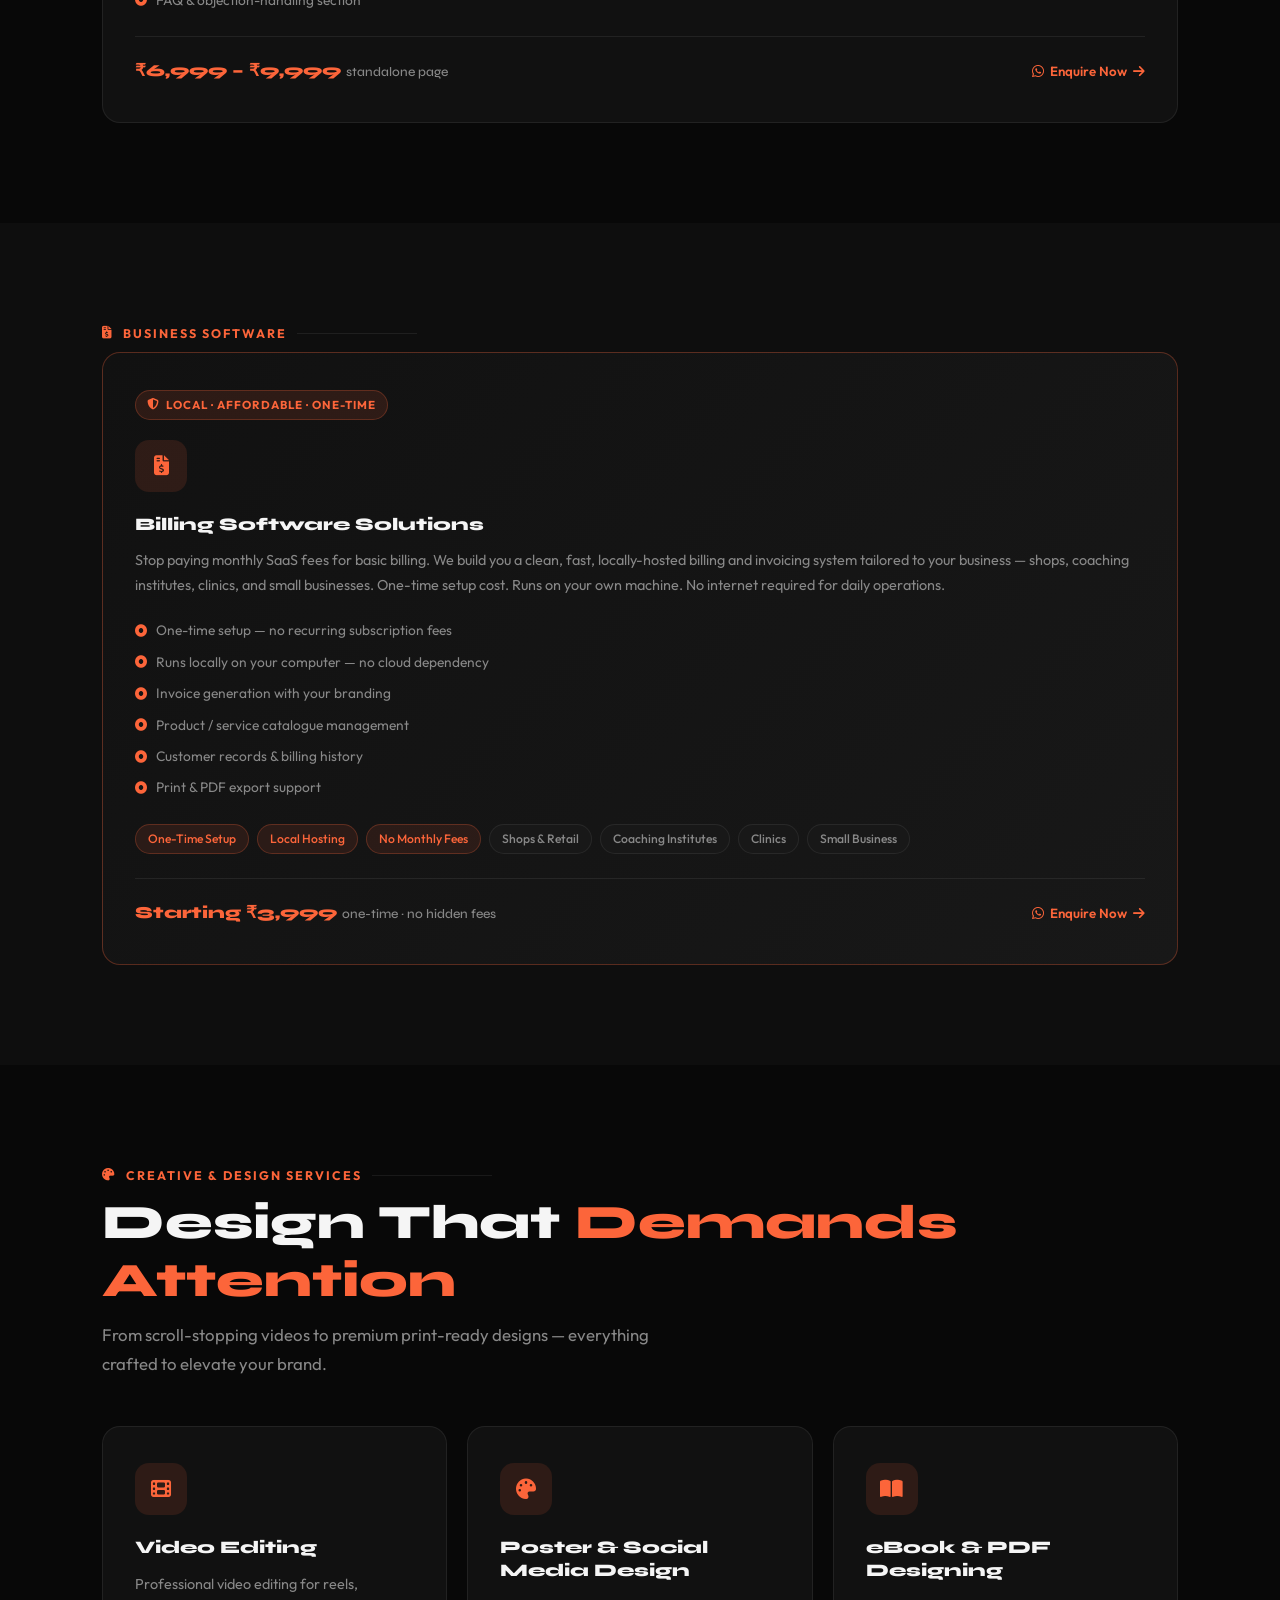
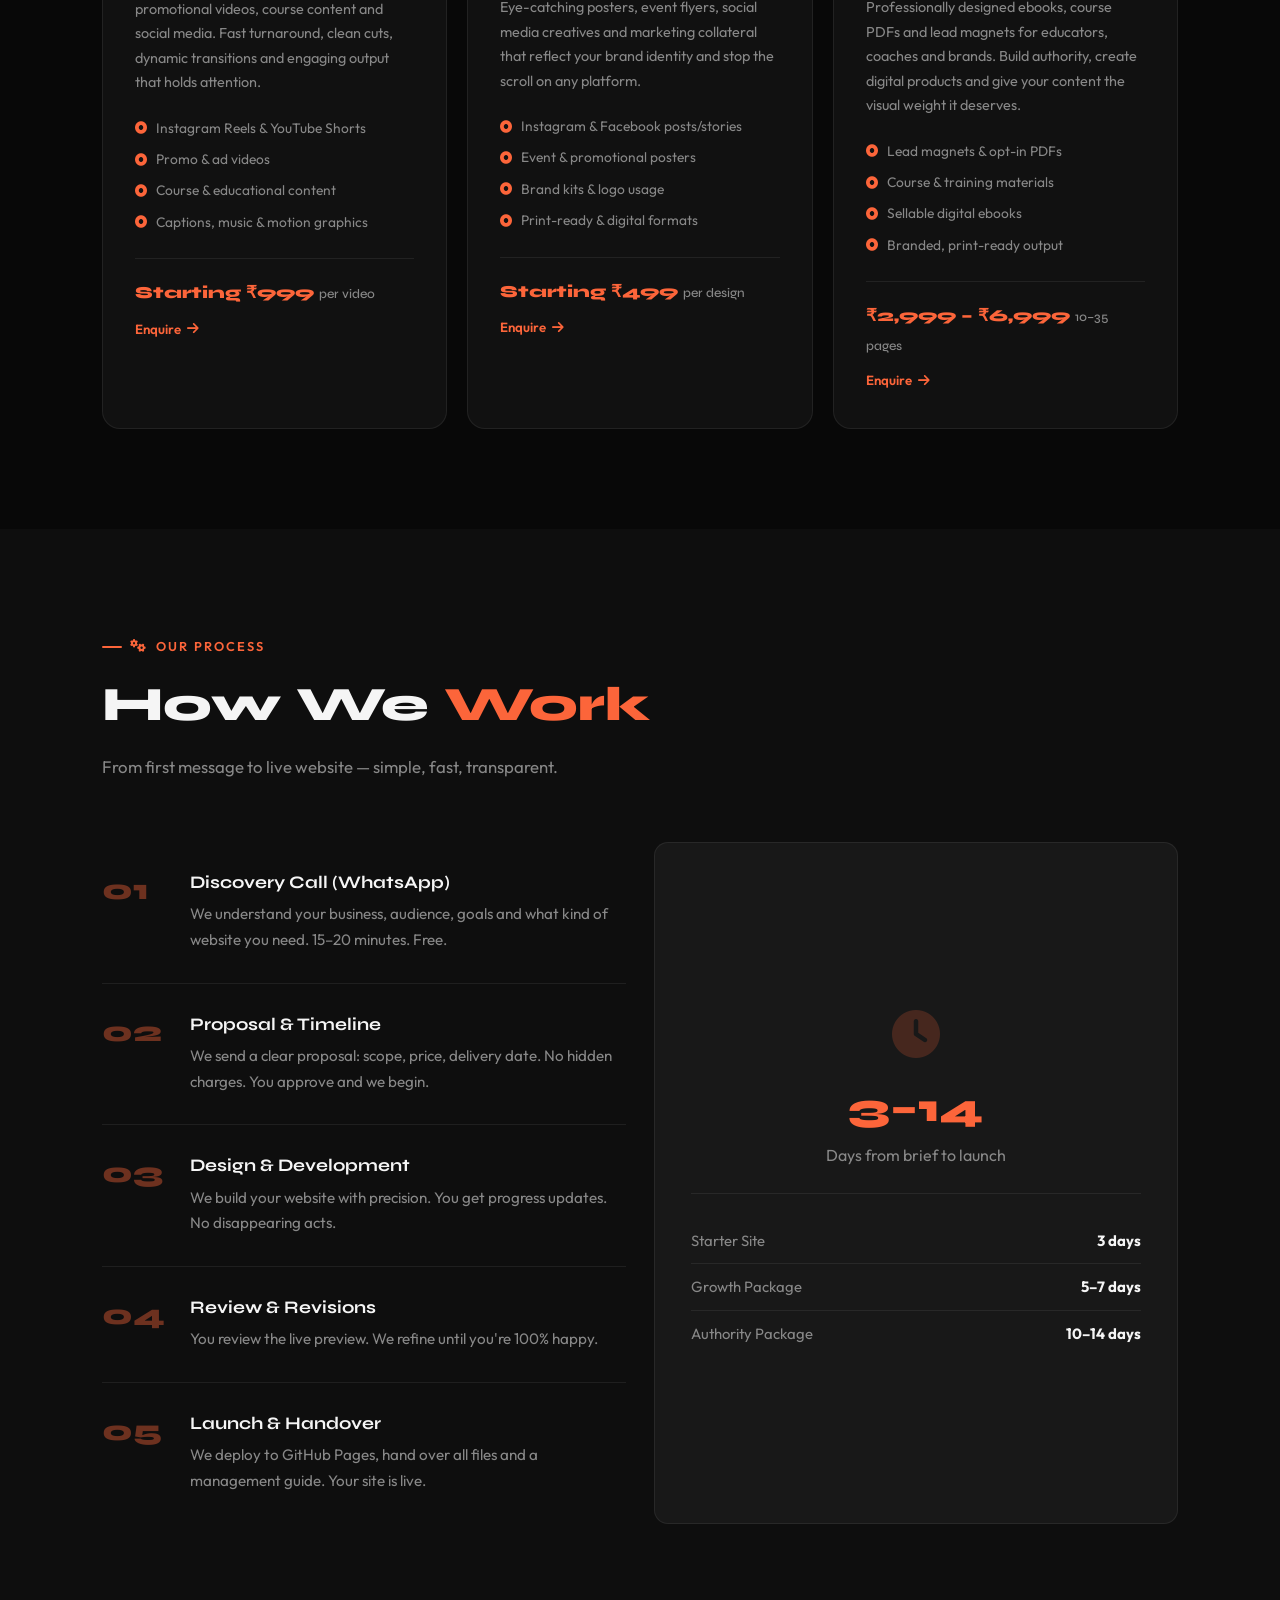
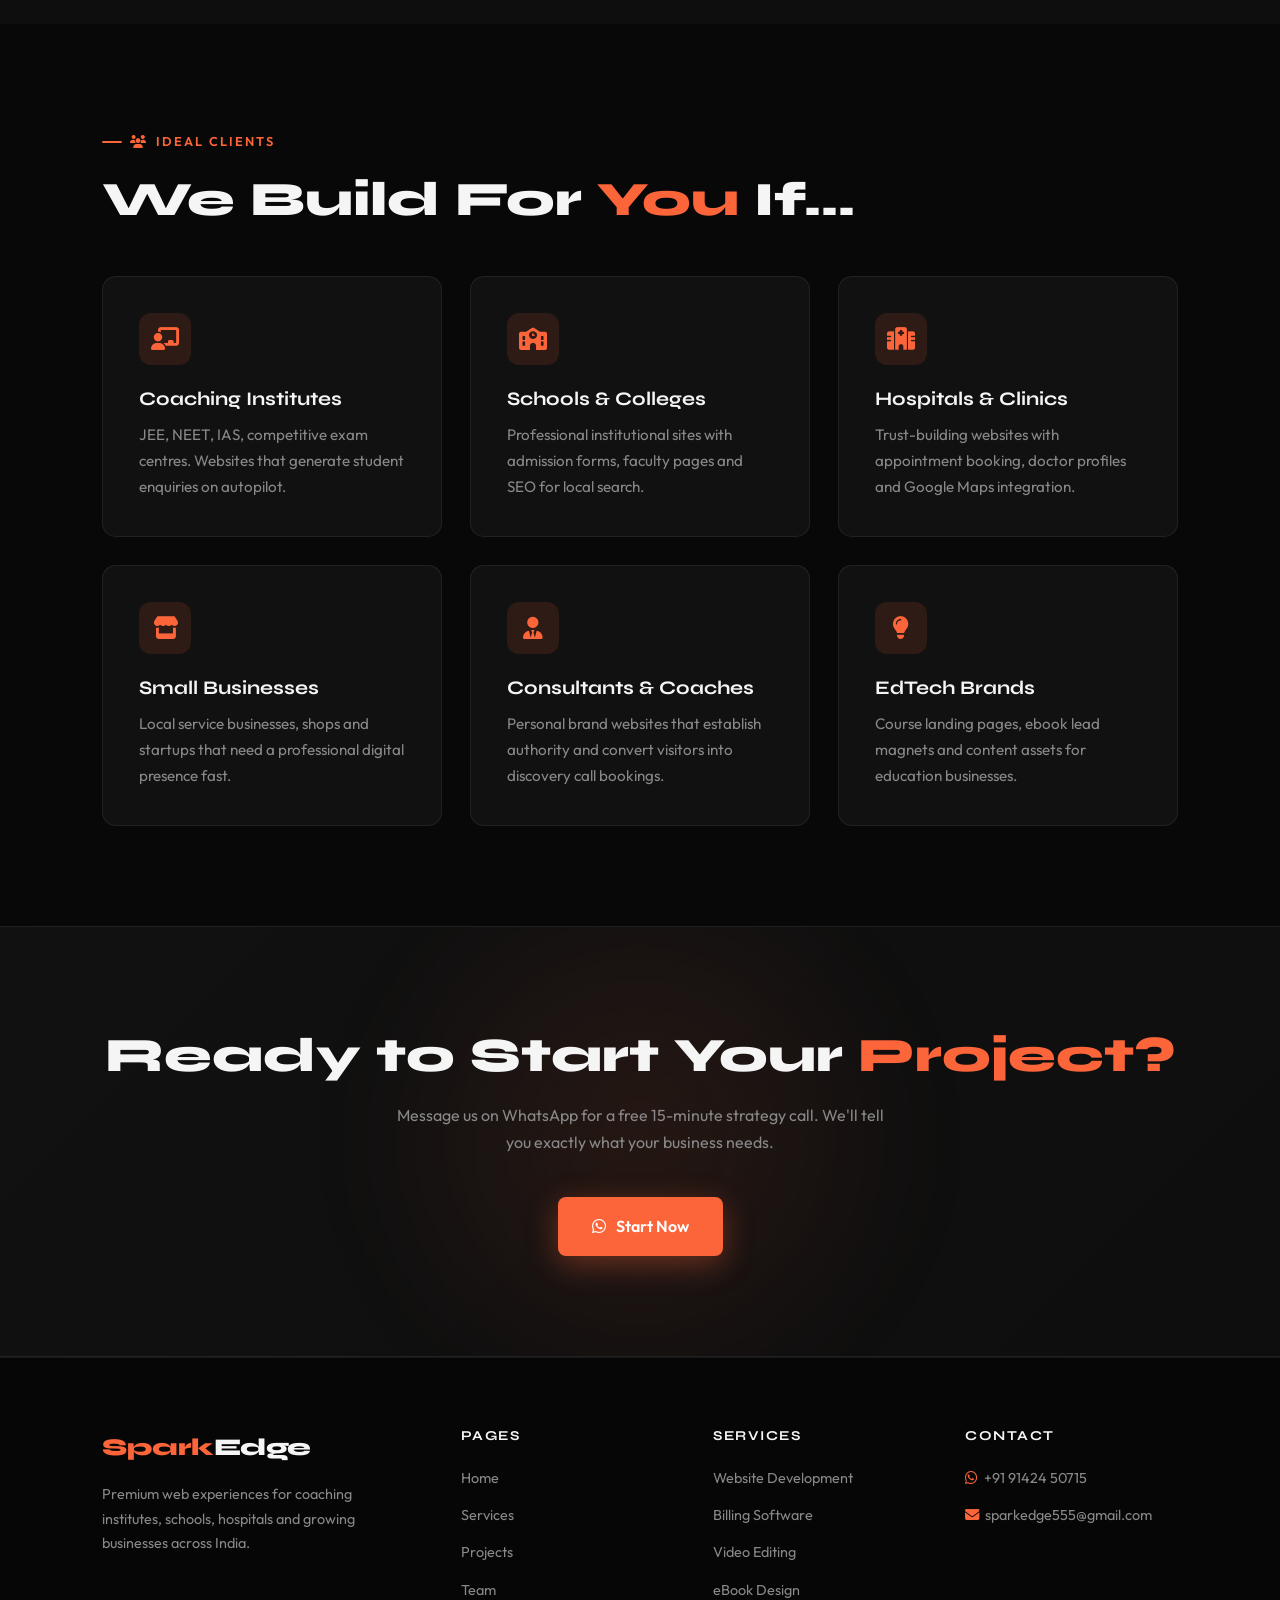
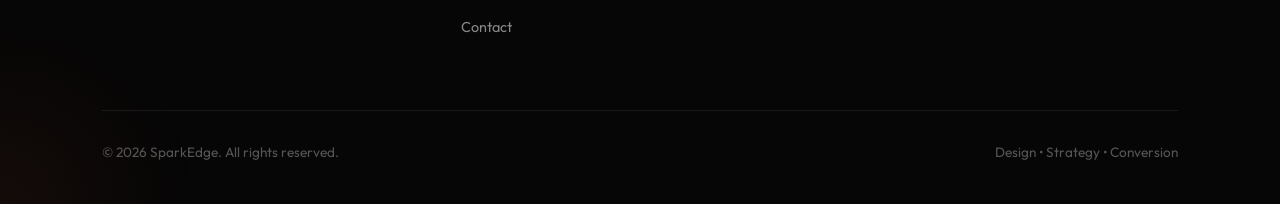
<file: services.html>
<!DOCTYPE html>
<html lang="en">
<head>
  <meta charset="UTF-8" />
  <title>Services | SparkEdge — Website Design & Digital Assets</title>
  <meta name="description" content="Explore SparkEdge's full range of services: website development, billing software, video editing, poster design, ebook creation and SEO for coaching institutes and businesses." />
  <meta name="viewport" content="width=device-width, initial-scale=1.0" />
  <link rel="stylesheet" href="https://cdnjs.cloudflare.com/ajax/libs/font-awesome/6.5.0/css/all.min.css" />
  <link rel="stylesheet" href="style.css" />
  <link rel="icon" type="image/x-icon" href="favicon-icon.ico">
  <style>
    /* =============================================
       SERVICES PAGE — PREMIUM REDESIGN
       Only this page is affected. style.css untouched.
       ============================================= */

    /* ---------- Page Hero ---------- */
    .svcpage-hero {
      padding: calc(var(--nav-h) + 64px) 8% 72px;
      text-align: center;
      position: relative;
      overflow: hidden;
      background: var(--bg);
    }
    .svcpage-hero::before {
      content: '';
      position: absolute;
      top: -80px;
      left: 50%;
      transform: translateX(-50%);
      width: 700px;
      height: 400px;
      border-radius: 50%;
      background: radial-gradient(circle, rgba(252,101,58,0.08) 0%, transparent 70%);
      pointer-events: none;
    }
    .svcpage-hero .section-label { justify-content: center; margin-bottom: 18px; }
    .svcpage-hero h1 { font-family: 'Syne', sans-serif; font-size: clamp(2rem, 5vw, 3.2rem); font-weight: 800; margin-bottom: 18px; }
    .svcpage-hero p { color: var(--muted); max-width: 560px; margin: 0 auto; font-size: 1.05rem; line-height: 1.7; }

    /* ---------- Category Label ---------- */
    .svc-category-label {
      display: flex;
      align-items: center;
      gap: 10px;
      font-size: 0.78rem;
      font-weight: 700;
      text-transform: uppercase;
      letter-spacing: 2px;
      color: var(--primary);
      margin-bottom: 8px;
    }
    .svc-category-label::after {
      content: '';
      flex: 1;
      height: 1px;
      background: var(--border);
      max-width: 120px;
    }

    /* ---------- Featured Service Block (Website Dev) ---------- */
    .svcpage-featured {
      background: var(--card);
      border: 1px solid var(--border);
      border-radius: 20px;
      overflow: hidden;
      margin-bottom: 20px;
      position: relative;
      transition: border-color 0.3s, box-shadow 0.3s;
    }
    .svcpage-featured:hover {
      border-color: var(--primary);
      box-shadow: 0 24px 72px rgba(252,101,58,0.12);
    }
    .svcpage-featured-inner {
      display: grid;
      grid-template-columns: 1fr 340px;
      gap: 0;
    }
    .svcpage-featured-left {
      padding: 52px 48px;
      border-right: 1px solid var(--border);
    }
    .svcpage-featured-badge {
      display: inline-flex;
      align-items: center;
      gap: 7px;
      background: var(--primary);
      color: #fff;
      font-size: 0.72rem;
      font-weight: 700;
      text-transform: uppercase;
      letter-spacing: 1.5px;
      padding: 5px 14px;
      border-radius: 100px;
      margin-bottom: 20px;
    }
    .svcpage-featured-left h2 {
      font-family: 'Syne', sans-serif;
      font-size: clamp(1.6rem, 3vw, 2.1rem);
      font-weight: 800;
      margin-bottom: 16px;
      line-height: 1.25;
    }
    .svcpage-featured-left > p {
      color: var(--muted);
      font-size: 0.97rem;
      line-height: 1.75;
      max-width: 520px;
      margin-bottom: 32px;
    }
    .svcpage-checklist {
      display: grid;
      grid-template-columns: 1fr 1fr;
      gap: 10px 24px;
      margin-bottom: 32px;
    }
    .svcpage-checklist li {
      list-style: none;
      display: flex;
      align-items: center;
      gap: 9px;
      font-size: 0.9rem;
      color: var(--muted);
    }
    .svcpage-checklist li i { color: var(--success, #4ade80); font-size: 0.8rem; flex-shrink: 0; }
    .svcpage-price-row {
      display: flex;
      align-items: center;
      gap: 16px;
      padding-top: 24px;
      border-top: 1px solid var(--border);
    }
    .svcpage-price-row .price-range {
      font-family: 'Syne', sans-serif;
      font-size: 1.3rem;
      font-weight: 800;
      color: var(--primary);
    }
    .svcpage-price-row .price-note { font-size: 0.85rem; color: var(--muted); }
    .svcpage-featured-right {
      padding: 40px 36px;
      display: flex;
      flex-direction: column;
      justify-content: center;
      gap: 16px;
      background: var(--card2);
    }
    .svcpage-stat {
      background: var(--card);
      border: 1px solid var(--border);
      border-radius: 14px;
      padding: 20px 24px;
      display: flex;
      align-items: center;
      gap: 16px;
    }
    .svcpage-stat-icon {
      width: 40px;
      height: 40px;
      border-radius: 10px;
      background: var(--primary-dim);
      display: flex;
      align-items: center;
      justify-content: center;
      color: var(--primary);
      font-size: 1rem;
      flex-shrink: 0;
    }
    .svcpage-stat-num {
      font-family: 'Syne', sans-serif;
      font-size: 1.3rem;
      font-weight: 800;
      color: var(--primary);
      line-height: 1;
    }
    .svcpage-stat-label { font-size: 0.78rem; color: var(--muted); margin-top: 3px; }

    /* ---------- Conversion Flow Strip ---------- */
    .svc-flow-strip {
      background: var(--card2);
      border: 1px solid var(--border);
      border-radius: 16px;
      padding: 24px 32px;
      display: flex;
      align-items: center;
      gap: 0;
      overflow-x: auto;
      margin-bottom: 0;
      flex-wrap: nowrap;
    }
    .svc-flow-step {
      display: flex;
      align-items: center;
      gap: 10px;
      flex-shrink: 0;
      font-size: 0.85rem;
      color: var(--muted);
    }
    .svc-flow-step .num {
      width: 28px;
      height: 28px;
      border-radius: 50%;
      background: var(--primary-dim);
      color: var(--primary);
      font-weight: 700;
      font-size: 0.78rem;
      display: flex;
      align-items: center;
      justify-content: center;
      flex-shrink: 0;
    }
    .svc-flow-arrow {
      color: var(--border);
      margin: 0 18px;
      font-size: 0.9rem;
      flex-shrink: 0;
    }

    /* ---------- Service Cards Grid ---------- */
    .svcpage-grid {
      display: grid;
      gap: 20px;
    }
    .svcpage-grid.cols-2 { grid-template-columns: repeat(2, 1fr); }
    .svcpage-grid.cols-3 { grid-template-columns: repeat(3, 1fr); }

    .svcpage-card {
      background: var(--card);
      border: 1px solid var(--border);
      border-radius: 18px;
      padding: 36px 32px;
      position: relative;
      overflow: hidden;
      transition: border-color 0.3s, transform 0.3s, box-shadow 0.3s;
    }
    .svcpage-card::before {
      content: '';
      position: absolute;
      top: 0;
      left: 0;
      right: 0;
      height: 3px;
      background: linear-gradient(90deg, var(--primary), #ff9f7a);
      transform: scaleX(0);
      transition: transform 0.35s ease;
      transform-origin: left;
    }
    .svcpage-card:hover {
      border-color: var(--border-hover);
      transform: translateY(-6px);
      box-shadow: 0 24px 56px rgba(0,0,0,0.35);
    }
    .svcpage-card:hover::before { transform: scaleX(1); }

    .svcpage-card-icon {
      width: 52px;
      height: 52px;
      border-radius: 14px;
      background: var(--primary-dim);
      display: flex;
      align-items: center;
      justify-content: center;
      color: var(--primary);
      font-size: 1.25rem;
      margin-bottom: 22px;
      transition: background 0.3s, color 0.3s, transform 0.3s;
    }
    .svcpage-card:hover .svcpage-card-icon {
      background: var(--primary);
      color: #fff;
      transform: scale(1.06) rotate(-4deg);
    }
    .svcpage-card h3 {
      font-family: 'Syne', sans-serif;
      font-size: 1.1rem;
      font-weight: 800;
      margin-bottom: 12px;
      line-height: 1.3;
    }
    .svcpage-card > p {
      color: var(--muted);
      font-size: 0.9rem;
      line-height: 1.7;
      margin-bottom: 22px;
    }
    .svcpage-card-features {
      display: flex;
      flex-direction: column;
      gap: 8px;
      margin-bottom: 24px;
    }
    .svcpage-card-features li {
      list-style: none;
      display: flex;
      align-items: center;
      gap: 9px;
      font-size: 0.86rem;
      color: var(--muted);
    }
    .svcpage-card-features li i { color: var(--primary); font-size: 0.76rem; flex-shrink: 0; }
    .svcpage-card-footer {
      display: flex;
      align-items: center;
      justify-content: space-between;
      padding-top: 20px;
      border-top: 1px solid var(--border);
      flex-wrap: wrap;
      gap: 10px;
    }
    .svcpage-card-price {
      font-family: 'Syne', sans-serif;
      font-size: 1.05rem;
      font-weight: 800;
      color: var(--primary);
    }
    .svcpage-card-price span {
      font-family: inherit;
      font-size: 0.8rem;
      color: var(--muted);
      font-weight: 500;
    }
    .svcpage-card-link {
      display: inline-flex;
      align-items: center;
      gap: 6px;
      font-size: 0.83rem;
      color: var(--primary);
      font-weight: 600;
      text-decoration: none;
      transition: gap 0.2s;
    }
    .svcpage-card:hover .svcpage-card-link { gap: 10px; }

    /* ---------- Billing Software Special Card ---------- */
    .billing-highlight {
      background: linear-gradient(135deg, var(--card) 0%, var(--card2) 100%);
      border-color: rgba(252,101,58,0.3);
    }
    .billing-badge {
      display: inline-flex;
      align-items: center;
      gap: 6px;
      background: rgba(252,101,58,0.12);
      color: var(--primary);
      font-size: 0.72rem;
      font-weight: 700;
      text-transform: uppercase;
      letter-spacing: 1px;
      padding: 4px 11px;
      border-radius: 100px;
      border: 1px solid rgba(252,101,58,0.25);
      margin-bottom: 20px;
      width: fit-content;
    }
    .billing-tags {
      display: flex;
      flex-wrap: wrap;
      gap: 8px;
      margin-top: 16px;
    }
    .billing-tag {
      background: var(--card2);
      border: 1px solid var(--border);
      border-radius: 100px;
      padding: 4px 12px;
      font-size: 0.76rem;
      color: var(--muted);
      font-weight: 500;
    }
    .billing-tag.accent {
      background: rgba(252,101,58,0.1);
      border-color: rgba(252,101,58,0.25);
      color: var(--primary);
    }

    /* ---------- Process Steps ---------- */
    .svcpage-steps {
      counter-reset: step;
      display: flex;
      flex-direction: column;
      gap: 0;
    }
    .svcpage-step {
      display: flex;
      gap: 24px;
      align-items: flex-start;
      padding: 24px 0;
      border-bottom: 1px solid var(--border);
      counter-increment: step;
    }
    .svcpage-step:last-child { border-bottom: none; }
    .svcpage-step-num {
      width: 42px;
      height: 42px;
      border-radius: 12px;
      background: var(--card2);
      border: 1px solid var(--border);
      display: flex;
      align-items: center;
      justify-content: center;
      font-family: 'Syne', sans-serif;
      font-size: 0.85rem;
      font-weight: 800;
      color: var(--primary);
      flex-shrink: 0;
    }
    .svcpage-step h4 { font-size: 1rem; font-weight: 700; margin-bottom: 6px; }
    .svcpage-step p { font-size: 0.88rem; color: var(--muted); line-height: 1.6; }

    /* ---------- Responsive ---------- */
    @media (max-width: 1024px) {
      .svcpage-featured-inner { grid-template-columns: 1fr; }
      .svcpage-featured-left { border-right: none; border-bottom: 1px solid var(--border); padding: 40px 36px; }
      .svcpage-featured-right { flex-direction: row; flex-wrap: wrap; gap: 12px; padding: 32px 36px; }
      .svcpage-stat { flex: 1; min-width: 140px; }
      .svcpage-grid.cols-3 { grid-template-columns: repeat(2, 1fr); }
    }
    @media (max-width: 768px) {
      .svcpage-hero { padding: calc(var(--nav-h) + 40px) 6% 52px; }
      .svcpage-featured-left { padding: 28px 24px; }
      .svcpage-featured-right { padding: 24px; }
      .svcpage-checklist { grid-template-columns: 1fr; }
      .svcpage-grid.cols-2 { grid-template-columns: 1fr; }
      .svcpage-grid.cols-3 { grid-template-columns: 1fr; }
      .svc-flow-strip { padding: 18px 20px; gap: 0; }
      .svcpage-card { padding: 28px 22px; }
    }
    @media (max-width: 480px) {
      .svcpage-featured-inner { grid-template-columns: 1fr; }
      .svcpage-featured-right { flex-direction: column; }
      .svcpage-stat { min-width: unset; }
    }
  </style>
</head>
<body>

<div id="scroll-progress"></div>

<nav class="navbar">
  <div class="logo" id="logo">Spark<span>Edge</span><span class="spark-container"></span></div>
  <ul class="nav-links">
    <li><a href="index.html">Home</a></li>
    <li><a href="services.html" class="active">Services</a></li>
    <li><a href="projects.html">Projects</a></li>
    <li><a href="team.html">Team</a></li>
    <li><a href="contact.html">Contact</a></li>
  </ul>
  <a href="https://wa.me/919142450715?text=Hi%20SparkEdge!%20I%20want%20a%20free%20consultation." class="nav-cta" target="_blank">Get Started <i class="fa-brands fa-whatsapp"></i></a>
  <div class="menu-toggle" id="menuToggle"><span></span><span></span><span></span></div>
</nav>

<!-- PAGE HERO -->
<div class="svcpage-hero">
  <div class="section-label"><i class="fa-solid fa-star"></i> Full Service Menu</div>
  <h1>What We <span style="color:var(--primary);">Deliver</span></h1>
  <p>Every service is crafted to produce one outcome: more clients for your business. No fluff. Just results.</p>
</div>

<!-- =============================================
     SECTION 1: WEBSITE DESIGN & DEVELOPMENT
     ============================================= -->
<section>
  <div class="svc-category-label reveal"><i class="fa-solid fa-code"></i> Core Web Service</div>

  <!-- Featured block -->
  <div class="svcpage-featured reveal">
    <div class="svcpage-featured-inner">
      <div class="svcpage-featured-left">
        <div class="svcpage-featured-badge"><i class="fa-solid fa-crown"></i> Flagship Service</div>
        <h2>Website Design &amp; Development</h2>
        <p>Ultra-fast, SEO-first websites built with clean HTML, CSS and JavaScript — no bloated WordPress, no monthly plugin fees. Engineered to rank on Google and convert visitors into real paying clients for coaching institutes, schools, hospitals and growing businesses.</p>
        <ul class="svcpage-checklist">
          <li><i class="fa-solid fa-check"></i> Sub-2 second load time</li>
          <li><i class="fa-solid fa-check"></i> Mobile-first responsive design</li>
          <li><i class="fa-solid fa-check"></i> Schema markup for local SEO</li>
          <li><i class="fa-solid fa-check"></i> Free GitHub Pages hosting</li>
          <li><i class="fa-solid fa-check"></i> WhatsApp & Google Form integration</li>
          <li><i class="fa-solid fa-check"></i> Conversion-focused copywriting</li>
          <li><i class="fa-solid fa-check"></i> Google Analytics setup</li>
          <li><i class="fa-solid fa-check"></i> Clean, handover-ready codebase</li>
        </ul>
        <div class="svcpage-price-row">
          <div>
            <div class="price-range">₹6,999 – ₹19,999</div>
            <div class="price-note">Based on package · No hidden charges</div>
          </div>
          <a href="https://wa.me/919142450715?text=Hi%20SparkEdge!%20I%20want%20to%20discuss%20website%20development." class="btn" target="_blank" style="margin-left:auto;flex-shrink:0;"><i class="fa-brands fa-whatsapp"></i> Get Quote</a>
        </div>
      </div>
      <div class="svcpage-featured-right">
        <div class="svcpage-stat">
          <div class="svcpage-stat-icon"><i class="fa-solid fa-bolt"></i></div>
          <div>
            <div class="svcpage-stat-num">&lt;2s</div>
            <div class="svcpage-stat-label">Page Load Time</div>
          </div>
        </div>
        <div class="svcpage-stat">
          <div class="svcpage-stat-icon"><i class="fa-solid fa-server"></i></div>
          <div>
            <div class="svcpage-stat-num">₹0</div>
            <div class="svcpage-stat-label">Monthly Hosting Cost</div>
          </div>
        </div>
        <div class="svcpage-stat">
          <div class="svcpage-stat-icon"><i class="fa-solid fa-gauge-high"></i></div>
          <div>
            <div class="svcpage-stat-num">100</div>
            <div class="svcpage-stat-label">Lighthouse Score</div>
          </div>
        </div>
        <div class="svcpage-stat">
          <div class="svcpage-stat-icon"><i class="fa-solid fa-calendar-check"></i></div>
          <div>
            <div class="svcpage-stat-num">3–14d</div>
            <div class="svcpage-stat-label">Delivery Timeline</div>
          </div>
        </div>
      </div>
    </div>
  </div>

  <!-- Conversion flow -->
  <div class="svc-flow-strip reveal" style="margin-top:20px;">
    <div class="svc-flow-step"><div class="num">01</div> Discovery Call</div>
    <div class="svc-flow-arrow"><i class="fa-solid fa-chevron-right"></i></div>
    <div class="svc-flow-step"><div class="num">02</div> Proposal &amp; Timeline</div>
    <div class="svc-flow-arrow"><i class="fa-solid fa-chevron-right"></i></div>
    <div class="svc-flow-step"><div class="num">03</div> Design &amp; Build</div>
    <div class="svc-flow-arrow"><i class="fa-solid fa-chevron-right"></i></div>
    <div class="svc-flow-step"><div class="num">04</div> Review &amp; Revise</div>
    <div class="svc-flow-arrow"><i class="fa-solid fa-chevron-right"></i></div>
    <div class="svc-flow-step"><div class="num">05</div> Launch 🚀</div>
  </div>

  <!-- Sub-services: Landing Pages -->
  <div style="margin-top:20px;" class="reveal">
    <div class="svcpage-card">
      <div class="svcpage-card-icon"><i class="fa-solid fa-bullseye"></i></div>
      <h3>Lead-Generation Landing Pages</h3>
      <p>Not just a pretty page — a conversion machine. Psychology-backed layouts with strong headlines, clear CTAs, social proof and objection handling. Built to turn visitors into paying clients from day one.</p>
      <ul class="svcpage-card-features">
        <li><i class="fa-solid fa-circle-dot"></i> Above-fold hero with a compelling headline</li>
        <li><i class="fa-solid fa-circle-dot"></i> Social proof, testimonials &amp; trust signals</li>
        <li><i class="fa-solid fa-circle-dot"></i> WhatsApp / Google Form CTA integration</li>
        <li><i class="fa-solid fa-circle-dot"></i> FAQ &amp; objection-handling section</li>
      </ul>
      <div class="svcpage-card-footer">
        <div>
          <div class="svcpage-card-price">₹6,999 – ₹9,999 <span>standalone page</span></div>
        </div>
        <a href="https://wa.me/919142450715?text=Hi%20SparkEdge!%20I%20need%20a%20landing%20page." class="svcpage-card-link" target="_blank"><i class="fa-brands fa-whatsapp"></i> Enquire Now <i class="fa-solid fa-arrow-right"></i></a>
      </div>
    </div>
  </div>
</section>

<!-- =============================================
     SECTION 2: BILLING SOFTWARE
     ============================================= -->
<section style="background:var(--bg2);">
  <div class="svc-category-label reveal"><i class="fa-solid fa-file-invoice-dollar"></i> Business Software</div>

  <div class="svcpage-card billing-highlight reveal">
    <div class="billing-badge"><i class="fa-solid fa-shield-halved"></i> Local · Affordable · One-Time</div>
    <div class="svcpage-card-icon" style="width:52px;height:52px;"><i class="fa-solid fa-file-invoice-dollar"></i></div>
    <h3>Billing Software Solutions</h3>
    <p>Stop paying monthly SaaS fees for basic billing. We build you a clean, fast, locally-hosted billing and invoicing system tailored to your business — shops, coaching institutes, clinics, and small businesses. One-time setup cost. Runs on your own machine. No internet required for daily operations.</p>
    <ul class="svcpage-card-features">
      <li><i class="fa-solid fa-circle-dot"></i> One-time setup — no recurring subscription fees</li>
      <li><i class="fa-solid fa-circle-dot"></i> Runs locally on your computer — no cloud dependency</li>
      <li><i class="fa-solid fa-circle-dot"></i> Invoice generation with your branding</li>
      <li><i class="fa-solid fa-circle-dot"></i> Product / service catalogue management</li>
      <li><i class="fa-solid fa-circle-dot"></i> Customer records &amp; billing history</li>
      <li><i class="fa-solid fa-circle-dot"></i> Print &amp; PDF export support</li>
    </ul>
    <div class="billing-tags">
      <span class="billing-tag accent">One-Time Setup</span>
      <span class="billing-tag accent">Local Hosting</span>
      <span class="billing-tag accent">No Monthly Fees</span>
      <span class="billing-tag">Shops &amp; Retail</span>
      <span class="billing-tag">Coaching Institutes</span>
      <span class="billing-tag">Clinics</span>
      <span class="billing-tag">Small Business</span>
    </div>
    <div class="svcpage-card-footer" style="margin-top:24px;">
      <div>
        <div class="svcpage-card-price">Starting ₹3,999 <span>one-time · no hidden fees</span></div>
      </div>
      <a href="https://wa.me/919142450715?text=Hi%20SparkEdge!%20I'm%20interested%20in%20billing%20software." class="svcpage-card-link" target="_blank"><i class="fa-brands fa-whatsapp"></i> Enquire Now <i class="fa-solid fa-arrow-right"></i></a>
    </div>
  </div>
</section>

<!-- =============================================
     SECTION 3: CREATIVE SERVICES
     ============================================= -->
<section>
  <div class="svc-category-label reveal"><i class="fa-solid fa-palette"></i> Creative &amp; Design Services</div>
  <h2 class="section-title reveal" style="margin-bottom:12px;">Design That <span>Demands Attention</span></h2>
  <p class="section-sub reveal" style="margin-bottom:48px;">From scroll-stopping videos to premium print-ready designs — everything crafted to elevate your brand.</p>

  <div class="svcpage-grid cols-3">

    <!-- Video Editing -->
    <div class="svcpage-card reveal">
      <div class="svcpage-card-icon"><i class="fa-solid fa-film"></i></div>
      <h3>Video Editing</h3>
      <p>Professional video editing for reels, promotional videos, course content and social media. Fast turnaround, clean cuts, dynamic transitions and engaging output that holds attention.</p>
      <ul class="svcpage-card-features">
        <li><i class="fa-solid fa-circle-dot"></i> Instagram Reels &amp; YouTube Shorts</li>
        <li><i class="fa-solid fa-circle-dot"></i> Promo &amp; ad videos</li>
        <li><i class="fa-solid fa-circle-dot"></i> Course &amp; educational content</li>
        <li><i class="fa-solid fa-circle-dot"></i> Captions, music &amp; motion graphics</li>
      </ul>
      <div class="svcpage-card-footer">
        <div class="svcpage-card-price">Starting ₹999 <span>per video</span></div>
        <a href="https://wa.me/919142450715?text=Hi%20SparkEdge!%20I%20need%20video%20editing." class="svcpage-card-link" target="_blank">Enquire <i class="fa-solid fa-arrow-right"></i></a>
      </div>
    </div>

    <!-- Poster & Social Media Design -->
    <div class="svcpage-card reveal reveal-delay-1">
      <div class="svcpage-card-icon"><i class="fa-solid fa-palette"></i></div>
      <h3>Poster &amp; Social Media Design</h3>
      <p>Eye-catching posters, event flyers, social media creatives and marketing collateral that reflect your brand identity and stop the scroll on any platform.</p>
      <ul class="svcpage-card-features">
        <li><i class="fa-solid fa-circle-dot"></i> Instagram &amp; Facebook posts/stories</li>
        <li><i class="fa-solid fa-circle-dot"></i> Event &amp; promotional posters</li>
        <li><i class="fa-solid fa-circle-dot"></i> Brand kits &amp; logo usage</li>
        <li><i class="fa-solid fa-circle-dot"></i> Print-ready &amp; digital formats</li>
      </ul>
      <div class="svcpage-card-footer">
        <div class="svcpage-card-price">Starting ₹499 <span>per design</span></div>
        <a href="https://wa.me/919142450715?text=Hi%20SparkEdge!%20I%20need%20poster%20design." class="svcpage-card-link" target="_blank">Enquire <i class="fa-solid fa-arrow-right"></i></a>
      </div>
    </div>

    <!-- eBook / PDF Designing -->
    <div class="svcpage-card reveal reveal-delay-2">
      <div class="svcpage-card-icon"><i class="fa-solid fa-book-open"></i></div>
      <h3>eBook &amp; PDF Designing</h3>
      <p>Professionally designed ebooks, course PDFs and lead magnets for educators, coaches and brands. Build authority, create digital products and give your content the visual weight it deserves.</p>
      <ul class="svcpage-card-features">
        <li><i class="fa-solid fa-circle-dot"></i> Lead magnets &amp; opt-in PDFs</li>
        <li><i class="fa-solid fa-circle-dot"></i> Course &amp; training materials</li>
        <li><i class="fa-solid fa-circle-dot"></i> Sellable digital ebooks</li>
        <li><i class="fa-solid fa-circle-dot"></i> Branded, print-ready output</li>
      </ul>
      <div class="svcpage-card-footer">
        <div class="svcpage-card-price">₹2,999 – ₹6,999 <span>10–35 pages</span></div>
        <a href="https://wa.me/919142450715?text=Hi%20SparkEdge!%20I%20need%20an%20ebook%20designed." class="svcpage-card-link" target="_blank">Enquire <i class="fa-solid fa-arrow-right"></i></a>
      </div>
    </div>

  </div>
</section>

<!-- HOW WE WORK -->
<section style="background:var(--bg2);">
  <div class="section-label reveal"><i class="fa-solid fa-gears"></i> Our Process</div>
  <h2 class="section-title reveal">How We <span>Work</span></h2>
  <p class="section-sub reveal">From first message to live website — simple, fast, transparent.</p>

  <div class="grid-2 reveal" style="margin-top:10px;">
    <div class="process-steps">
      <div class="step">
        <div class="step-num">01</div>
        <div>
          <h4>Discovery Call (WhatsApp)</h4>
          <p>We understand your business, audience, goals and what kind of website you need. 15–20 minutes. Free.</p>
        </div>
      </div>
      <div class="step">
        <div class="step-num">02</div>
        <div>
          <h4>Proposal & Timeline</h4>
          <p>We send a clear proposal: scope, price, delivery date. No hidden charges. You approve and we begin.</p>
        </div>
      </div>
      <div class="step">
        <div class="step-num">03</div>
        <div>
          <h4>Design & Development</h4>
          <p>We build your website with precision. You get progress updates. No disappearing acts.</p>
        </div>
      </div>
      <div class="step">
        <div class="step-num">04</div>
        <div>
          <h4>Review & Revisions</h4>
          <p>You review the live preview. We refine until you're 100% happy.</p>
        </div>
      </div>
      <div class="step">
        <div class="step-num">05</div>
        <div>
          <h4>Launch & Handover</h4>
          <p>We deploy to GitHub Pages, hand over all files and a management guide. Your site is live.</p>
        </div>
      </div>
    </div>
    <div class="card" style="display:flex;flex-direction:column;justify-content:center;gap:24px;background:var(--card2);">
      <div style="text-align:center;">
        <i class="fa-solid fa-clock" style="font-size:3rem;color:var(--primary);opacity:0.2;margin-bottom:16px;display:block;"></i>
        <div style="font-family:'Syne',sans-serif;font-size:2.5rem;font-weight:800;color:var(--primary);">3–14</div>
        <div style="color:var(--muted);">Days from brief to launch</div>
      </div>
      <div style="border-top:1px solid var(--border);padding-top:24px;">
        <div style="display:flex;justify-content:space-between;padding:10px 0;border-bottom:1px solid var(--border);font-size:0.93rem;">
          <span style="color:var(--muted);">Starter Site</span><strong>3 days</strong>
        </div>
        <div style="display:flex;justify-content:space-between;padding:10px 0;border-bottom:1px solid var(--border);font-size:0.93rem;">
          <span style="color:var(--muted);">Growth Package</span><strong>5–7 days</strong>
        </div>
        <div style="display:flex;justify-content:space-between;padding:10px 0;font-size:0.93rem;">
          <span style="color:var(--muted);">Authority Package</span><strong>10–14 days</strong>
        </div>
      </div>
    </div>
  </div>
</section>

<!-- WHO WE BUILD FOR -->
<section>
  <div class="section-label reveal"><i class="fa-solid fa-users"></i> Ideal Clients</div>
  <h2 class="section-title reveal">We Build For <span>You</span> If...</h2>
  <div class="grid-3" style="margin-top:48px;">
    <div class="card reveal">
      <div class="card-icon"><i class="fa-solid fa-chalkboard-teacher"></i></div>
      <h3>Coaching Institutes</h3>
      <p>JEE, NEET, IAS, competitive exam centres. Websites that generate student enquiries on autopilot.</p>
    </div>
    <div class="card reveal reveal-delay-1">
      <div class="card-icon"><i class="fa-solid fa-school"></i></div>
      <h3>Schools & Colleges</h3>
      <p>Professional institutional sites with admission forms, faculty pages and SEO for local search.</p>
    </div>
    <div class="card reveal reveal-delay-2">
      <div class="card-icon"><i class="fa-solid fa-hospital"></i></div>
      <h3>Hospitals & Clinics</h3>
      <p>Trust-building websites with appointment booking, doctor profiles and Google Maps integration.</p>
    </div>
    <div class="card reveal">
      <div class="card-icon"><i class="fa-solid fa-store"></i></div>
      <h3>Small Businesses</h3>
      <p>Local service businesses, shops and startups that need a professional digital presence fast.</p>
    </div>
    <div class="card reveal reveal-delay-1">
      <div class="card-icon"><i class="fa-solid fa-user-tie"></i></div>
      <h3>Consultants & Coaches</h3>
      <p>Personal brand websites that establish authority and convert visitors into discovery call bookings.</p>
    </div>
    <div class="card reveal reveal-delay-2">
      <div class="card-icon"><i class="fa-solid fa-lightbulb"></i></div>
      <h3>EdTech Brands</h3>
      <p>Course landing pages, ebook lead magnets and content assets for education businesses.</p>
    </div>
  </div>
</section>

<!-- CTA -->
<section class="cta-section">
  <div style="position:relative;z-index:2;">
    <h2 class="reveal">Ready to Start Your <span style="color:var(--primary);">Project?</span></h2>
    <p class="reveal">Message us on WhatsApp for a free 15-minute strategy call. We'll tell you exactly what your business needs.</p>
    <a class="btn reveal" href="https://wa.me/919142450715?text=Hi%20SparkEdge!%20I'd%20like%20to%20discuss%20my%20project." target="_blank">
      <i class="fa-brands fa-whatsapp"></i> Start Now
    </a>
  </div>
</section>

<footer>
  <div class="footer-grid">
    <div class="footer-brand">
      <div class="logo">Spark<span>Edge</span></div>
      <p style="margin-top:14px;color:var(--muted);font-size:0.9rem;">Premium web experiences for coaching institutes, schools, hospitals and growing businesses across India.</p>
    </div>
    <div class="footer-col"><h4>Pages</h4><ul><li><a href="index.html">Home</a></li><li><a href="services.html">Services</a></li><li><a href="projects.html">Projects</a></li><li><a href="team.html">Team</a></li><li><a href="contact.html">Contact</a></li></ul></div>
    <div class="footer-col"><h4>Services</h4><ul><li><a href="services.html">Website Development</a></li><li><a href="services.html">Billing Software</a></li><li><a href="services.html">Video Editing</a></li><li><a href="services.html">eBook Design</a></li></ul></div>
    <div class="footer-col"><h4>Contact</h4><ul>
      <li><a href="https://wa.me/919142450715" target="_blank"><i class="fa-brands fa-whatsapp" style="color:var(--primary);margin-right:6px;"></i>+91 91424 50715</a></li>
      <li><a href="mailto:sparkedge555@gmail.com"><i class="fa-solid fa-envelope" style="color:var(--primary);margin-right:6px;"></i>sparkedge555@gmail.com</a></li>
    </ul></div>
  </div>
  <div class="footer-bottom"><span>© 2026 SparkEdge. All rights reserved.</span><span>Design • Strategy • Conversion</span></div>
</footer>

<a class="whatsapp-float" href="https://wa.me/919142450715" target="_blank"><i class="fa-brands fa-whatsapp"></i></a>
<script src="main.js"></script>
</body>
</html>
</file>
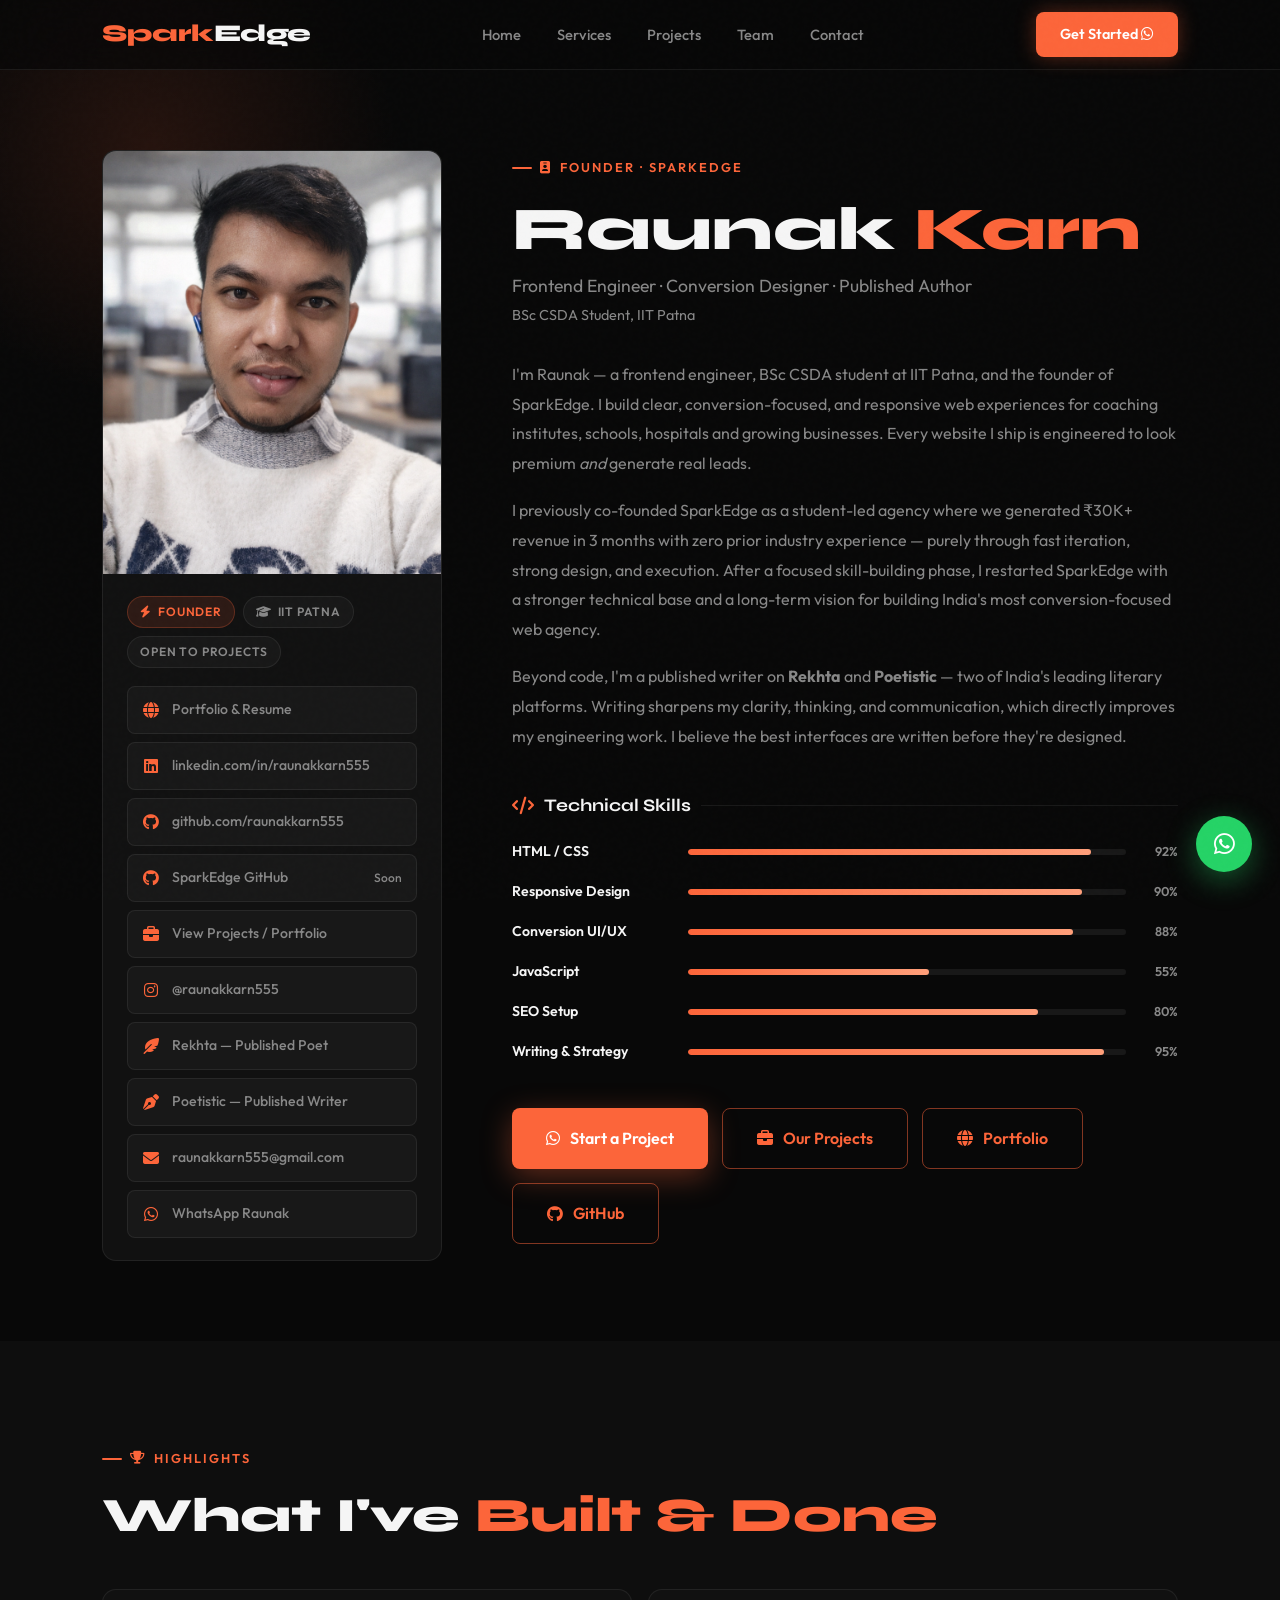
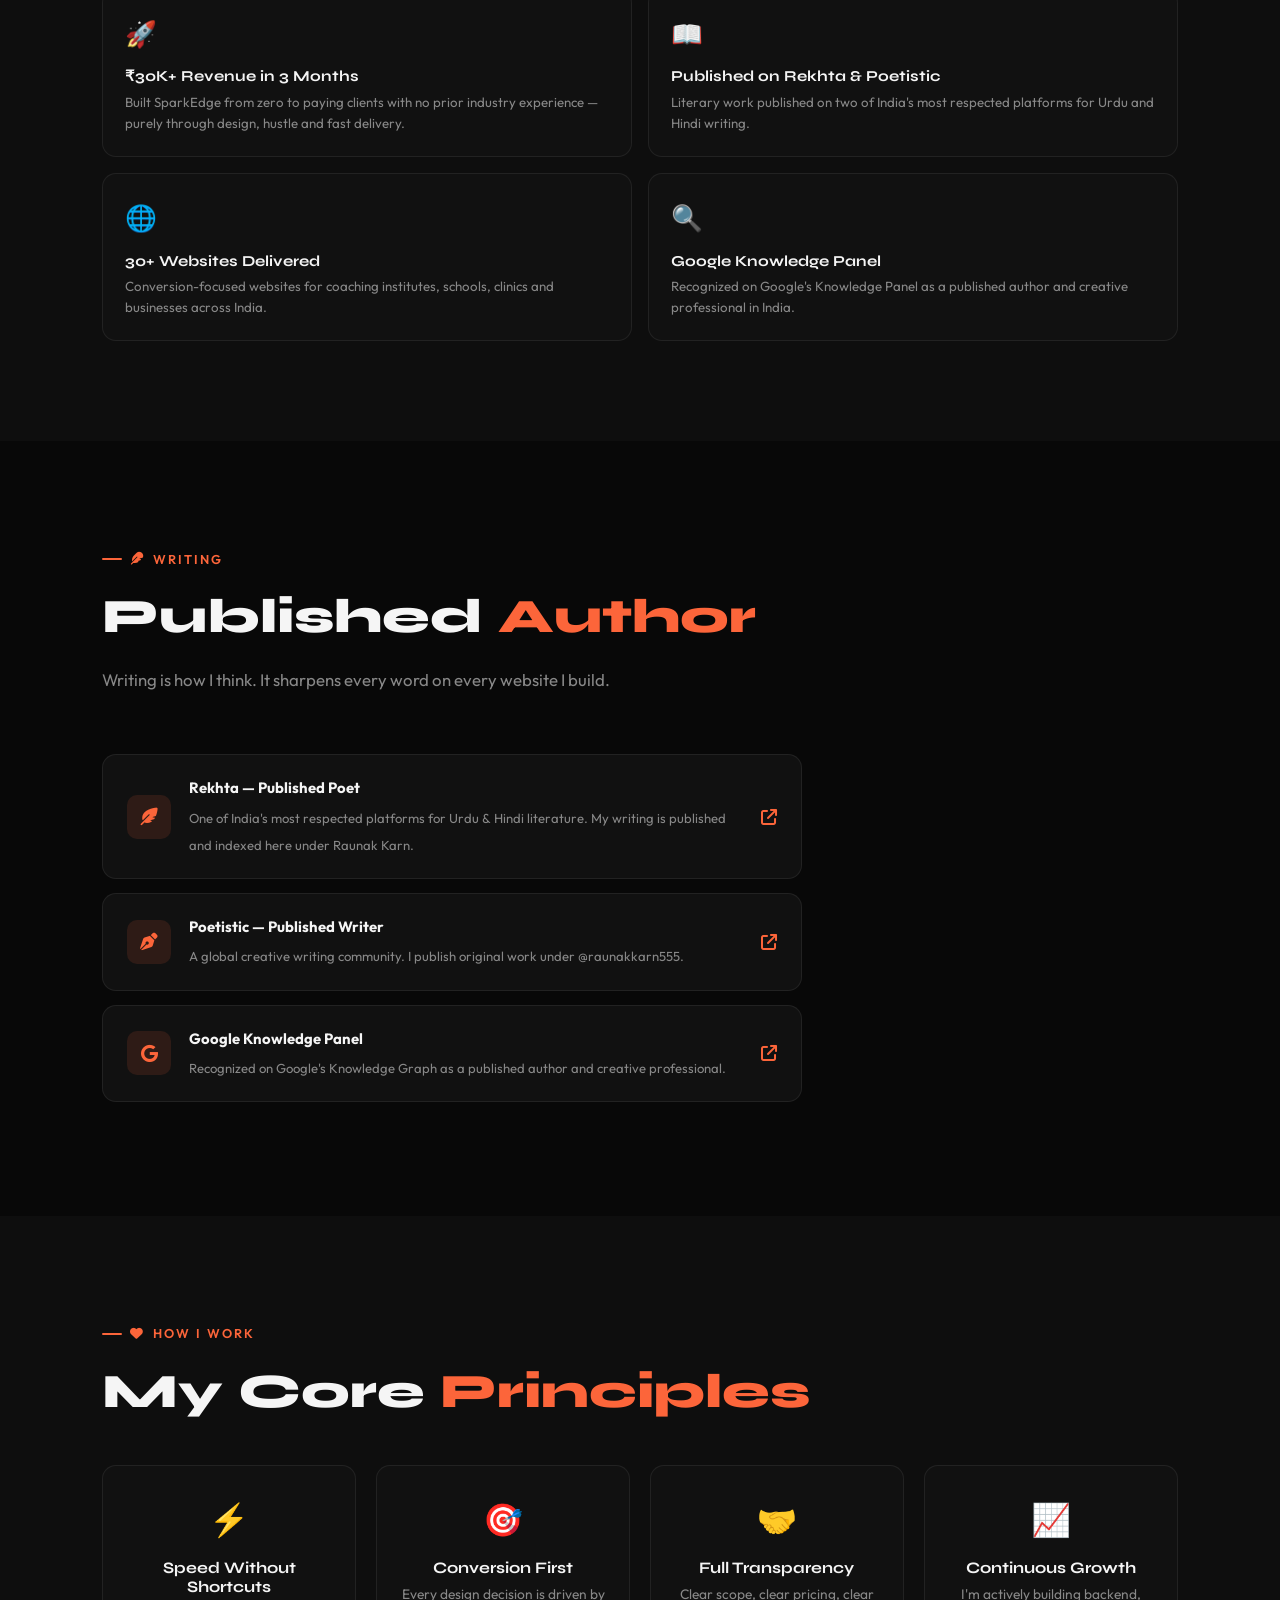
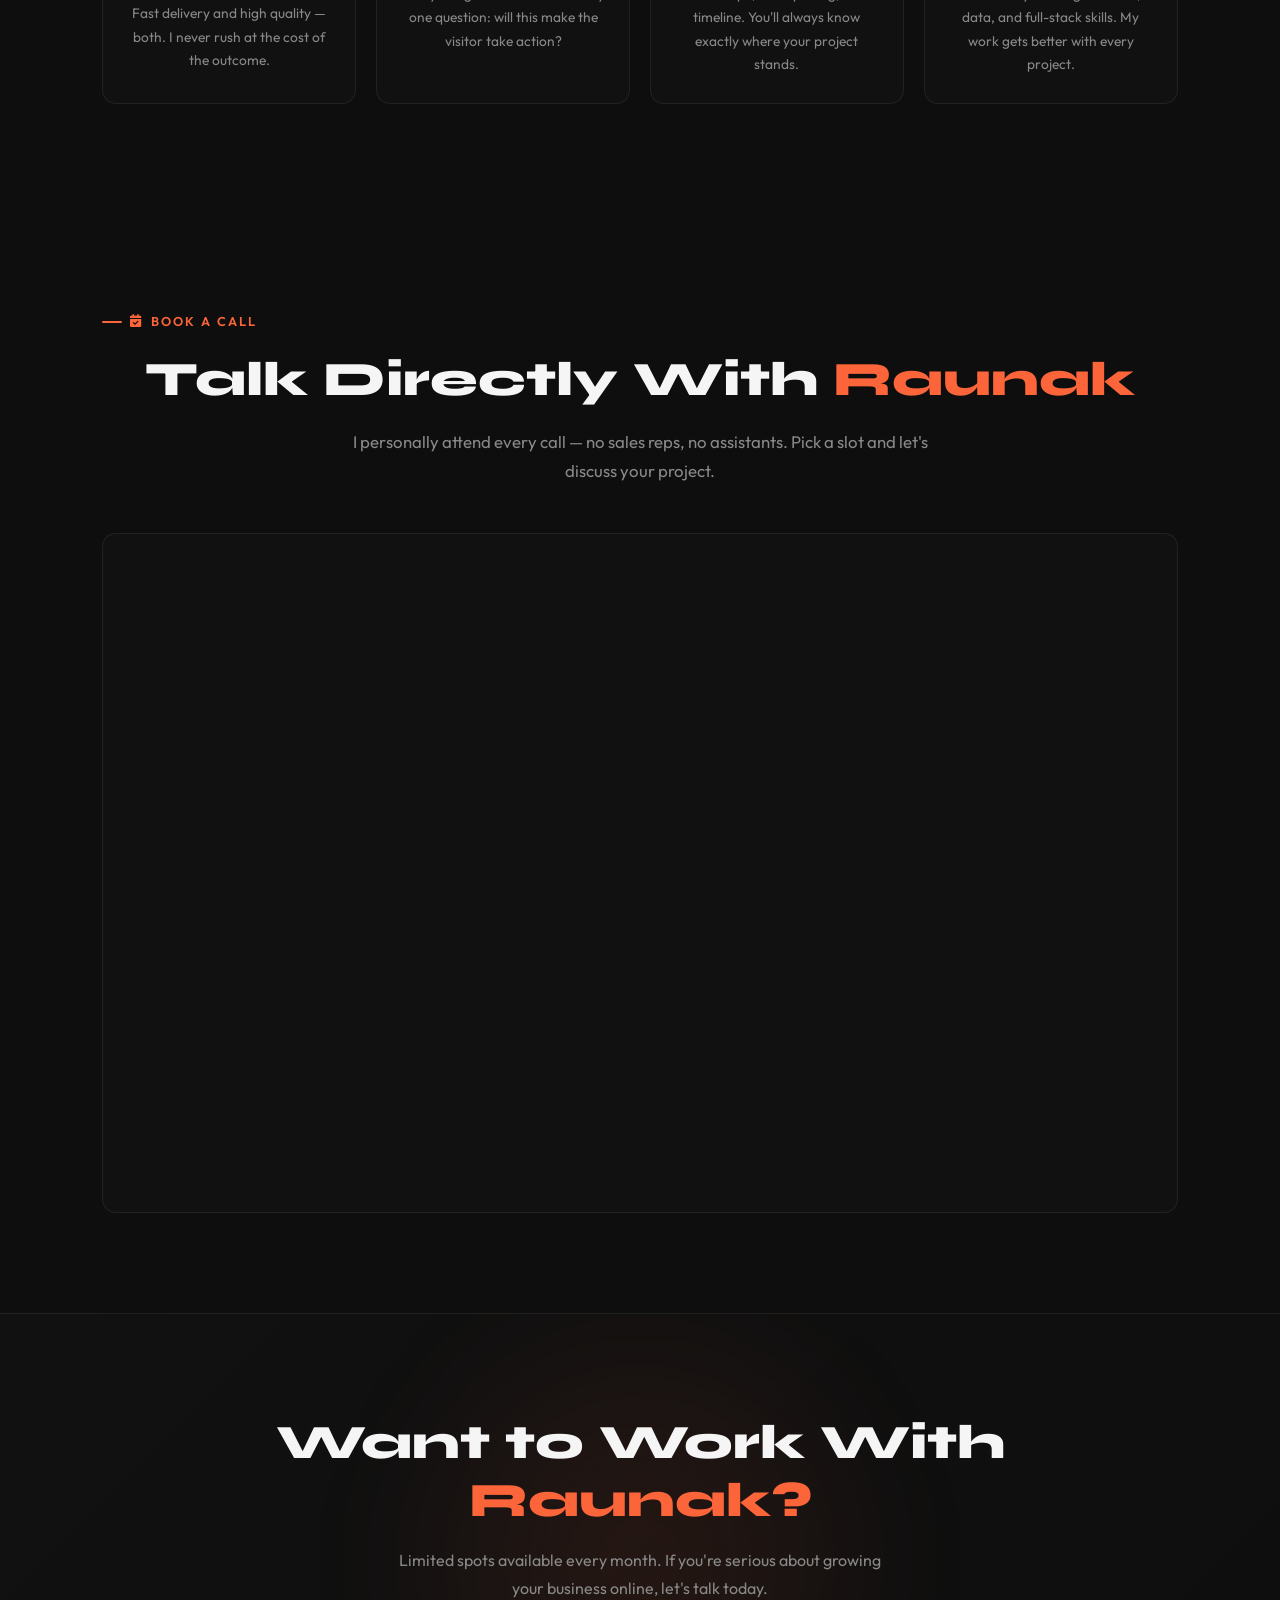
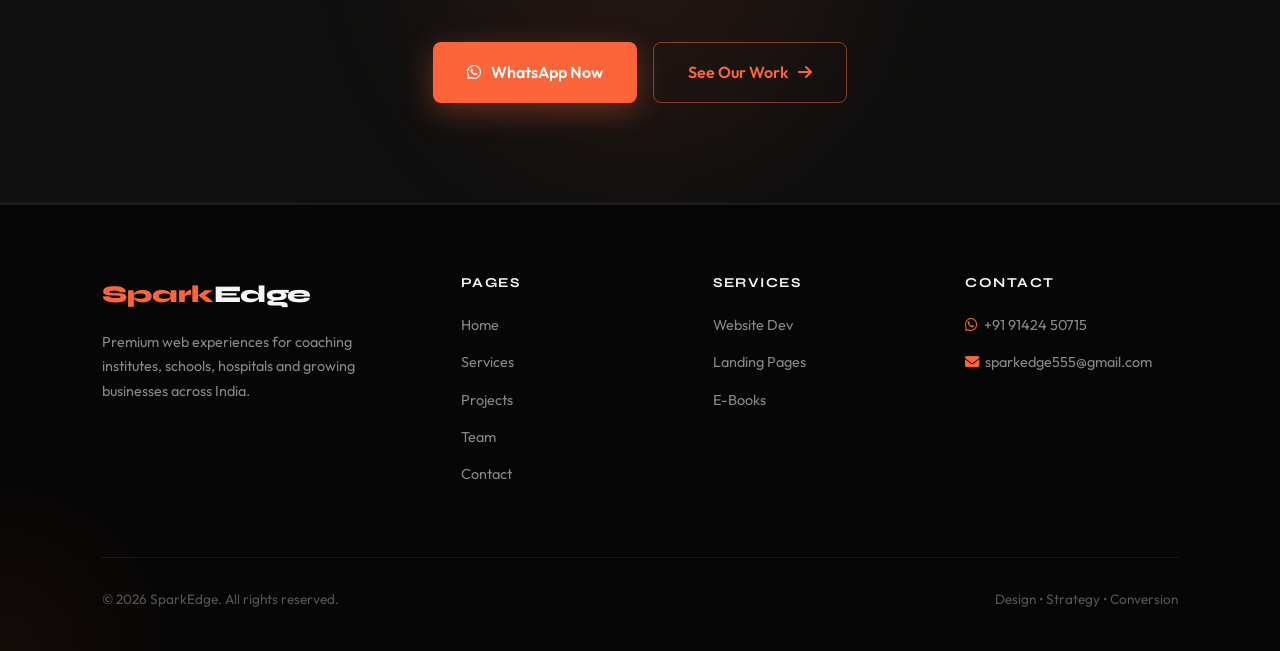
<file: team.html>
<!DOCTYPE html>
<html lang="en">
<head>
  <meta charset="UTF-8" />
  <title>Raunak Karn | SparkEdge — Founder & Lead Designer</title>
  <meta name="description" content="Meet Raunak Karn — frontend engineer, published author, and conversion-focused designer. Founder of SparkEdge, building high-conversion websites for Indian businesses." />
  <meta name="viewport" content="width=device-width, initial-scale=1.0" />
  <link rel="stylesheet" href="https://cdnjs.cloudflare.com/ajax/libs/font-awesome/6.5.0/css/all.min.css" />
  <link rel="stylesheet" href="style.css" />
  <link rel="icon" type="image/x-icon" href="favicon-icon.ico">
  <style>
    /* ── Founder hero profile ── */
    .founder-hero {
      padding: calc(var(--nav-h) + 80px) 8% 80px;
      display: grid;
      grid-template-columns: 340px 1fr;
      gap: 70px;
      align-items: start;
      position: relative;
      overflow: hidden;
    }

    .founder-hero::before {
      content: '';
      position: absolute;
      top: -100px; left: -100px;
      width: 500px; height: 500px;
      background: radial-gradient(circle, rgba(252,101,58,0.12), transparent 70%);
      pointer-events: none;
    }

    /* Photo card */
    .founder-photo-card {
      background: var(--card);
      border: 1px solid var(--border);
      border-radius: var(--radius);
      overflow: hidden;
      position: sticky;
      top: calc(var(--nav-h) + 24px);
    }

    .founder-photo-wrap {
      width: 100%;
      aspect-ratio: 4/5;
      overflow: hidden;
      background: var(--card2);
      position: relative;
    }

    .founder-photo-wrap img {
      width: 100%; height: 100%;
      object-fit: cover;
      object-position: top center;
      display: block;
      transition: transform 0.5s ease;
    }

    .founder-photo-card:hover .founder-photo-wrap img { transform: scale(1.04); }

    .founder-photo-placeholder {
      width: 100%; height: 100%;
      display: flex; align-items: center; justify-content: center;
      background: linear-gradient(135deg, #181818, #0e0e0e);
      font-family: 'Syne', sans-serif;
      font-size: 6rem; font-weight: 800;
      color: var(--primary); opacity: 0.2;
    }

    .founder-photo-meta {
      padding: 22px 24px;
    }

    .founder-photo-meta .badge-row {
      display: flex; gap: 8px; flex-wrap: wrap; margin-bottom: 18px;
    }

    .badge {
      display: inline-flex; align-items: center; gap: 6px;
      padding: 5px 12px;
      background: var(--primary-dim);
      border: 1px solid rgba(252,101,58,0.25);
      border-radius: 50px;
      font-size: 0.75rem; font-weight: 600;
      color: var(--primary);
      text-transform: uppercase; letter-spacing: 0.8px;
    }

    .badge.secondary {
      background: var(--card2);
      border-color: var(--border);
      color: var(--muted);
    }

    .social-links {
      display: flex; flex-direction: column; gap: 8px;
    }

    .social-link {
      display: flex; align-items: center; gap: 12px;
      padding: 11px 14px;
      background: var(--card2);
      border: 1px solid var(--border);
      border-radius: var(--radius-sm);
      color: var(--muted);
      font-size: 0.88rem;
      font-weight: 500;
      transition: all 0.3s;
      text-decoration: none;
    }

    .social-link:hover {
      border-color: var(--border-hover);
      color: var(--text);
      background: var(--primary-dim);
      transform: translateX(4px);
    }

    .social-link i { color: var(--primary); width: 18px; text-align: center; font-size: 1rem; }

    /* Right column: content */
    .founder-content {}

    .founder-name {
      font-family: 'Syne', sans-serif;
      font-size: clamp(2.4rem, 5vw, 3.8rem);
      font-weight: 800;
      line-height: 1.1;
      margin-bottom: 8px;
    }

    .founder-name span { color: var(--primary); }

    .founder-tagline {
      font-size: 1.1rem;
      color: var(--muted);
      margin-bottom: 32px;
      line-height: 1.6;
    }

    .founder-bio {
      color: var(--muted);
      font-size: 1rem;
      line-height: 1.85;
      margin-bottom: 36px;
    }

    .founder-bio p { margin-bottom: 18px; }
    .founder-bio p:last-child { margin-bottom: 0; }

    /* Skill bars */
    .skills-section { margin-top: 44px; }
    .skills-section h3 {
      font-family: 'Syne', sans-serif;
      font-size: 1.1rem;
      font-weight: 700;
      margin-bottom: 24px;
      display: flex; align-items: center; gap: 10px;
    }
    .skills-section h3::after {
      content: ''; flex: 1; height: 1px; background: var(--border);
    }

    .skill-row { display: flex; align-items: center; gap: 16px; margin-bottom: 16px; }
    .skill-name { width: 160px; flex-shrink: 0; font-size: 0.88rem; font-weight: 600; color: var(--text); }
    .skill-bar-wrap { flex: 1; background: var(--card2); border-radius: 99px; height: 6px; overflow: hidden; }
    .skill-bar-fill { height: 100%; border-radius: 99px; background: linear-gradient(90deg, var(--primary), #ff9f7a); width: 0%; transition: width 1.2s cubic-bezier(0.22,1,0.36,1); }
    .skill-pct { width: 36px; text-align: right; font-size: 0.8rem; color: var(--muted); font-weight: 600; }

    /* Achievements */
    .achievement-grid {
      display: grid;
      grid-template-columns: 1fr 1fr;
      gap: 16px;
      margin-top: 44px;
    }

    .achievement-card {
      background: var(--card);
      border: 1px solid var(--border);
      border-radius: var(--radius);
      padding: 22px 22px;
      transition: all 0.3s;
    }

    .achievement-card:hover { border-color: var(--border-hover); transform: translateY(-3px); }
    .achievement-card .ach-icon { font-size: 1.6rem; margin-bottom: 12px; display: block; }
    .achievement-card h4 { font-size: 0.95rem; font-weight: 700; margin-bottom: 6px; }
    .achievement-card p { font-size: 0.83rem; color: var(--muted); line-height: 1.6; }

    /* Writing section */
    .writing-section { margin-top: 60px; }
    .pub-card {
      display: flex; align-items: center; gap: 18px;
      background: var(--card);
      border: 1px solid var(--border);
      border-radius: var(--radius);
      padding: 20px 24px;
      margin-bottom: 14px;
      transition: all 0.3s;
      text-decoration: none; color: inherit;
    }
    .pub-card:hover { border-color: var(--border-hover); transform: translateX(6px); }
    .pub-icon { width: 44px; height: 44px; border-radius: 10px; background: var(--primary-dim); display: flex; align-items: center; justify-content: center; color: var(--primary); font-size: 1.1rem; flex-shrink: 0; }
    .pub-info strong { display: block; font-size: 0.93rem; font-weight: 700; margin-bottom: 3px; }
    .pub-info span { font-size: 0.82rem; color: var(--muted); }

    /* CTA row */
    .founder-ctas {
      display: flex; gap: 14px; flex-wrap: wrap; margin-top: 44px;
    }

    /* Values */
    .values-grid { display: grid; grid-template-columns: repeat(auto-fit, minmax(200px, 1fr)); gap: 20px; margin-top: 44px; }
    .value-item { background: var(--card); border: 1px solid var(--border); border-radius: var(--radius); padding: 26px 22px; text-align: center; transition: all 0.35s; }
    .value-item:hover { border-color: var(--border-hover); transform: translateY(-5px); }
    .value-icon { font-size: 2rem; margin-bottom: 12px; display: block; }
    .value-item h4 { font-size: 1rem; font-weight: 700; margin-bottom: 6px; }
    .value-item p { color: var(--muted); font-size: 0.86rem; }

    /* Cal */
    .team-booking { background: var(--bg2); padding: 100px 8%; }
    #team-cal-inline { width: 100%; height: 650px; overflow: scroll; }

    /* Responsive */
    @media (max-width: 1024px) {
      .founder-hero { grid-template-columns: 280px 1fr; gap: 44px; }
    }

    @media (max-width: 768px) {
      .founder-hero {
        grid-template-columns: 1fr;
        padding-top: calc(var(--nav-h) + 40px);
        gap: 32px;
      }
      .founder-photo-card { position: static; }
      .founder-photo-wrap { aspect-ratio: 1/1; }
      .achievement-grid { grid-template-columns: 1fr; }
      .skill-name { width: 130px; }
    }

    @media (max-width: 480px) {
      .founder-hero { padding: calc(var(--nav-h) + 24px) 5% 48px; }
      .founder-name { font-size: 2rem; }
      .founder-ctas { flex-direction: column; }
      .founder-ctas .btn { width: 100%; justify-content: center; }
    }
  </style>
</head>
<body>

<div id="scroll-progress"></div>

<nav class="navbar">
  <div class="logo" id="logo">Spark<span>Edge</span><span class="spark-container"></span></div>
  <ul class="nav-links">
    <li><a href="index.html">Home</a></li>
    <li><a href="services.html">Services</a></li>
    <li><a href="projects.html">Projects</a></li>
    <li><a href="team.html" class="active">Team</a></li>
    <li><a href="contact.html">Contact</a></li>
  </ul>
  <a href="https://wa.me/919142450715?text=Hi%20SparkEdge!%20I%20want%20a%20free%20consultation." class="nav-cta" target="_blank">Get Started <i class="fa-brands fa-whatsapp"></i></a>
  <div class="menu-toggle" id="menuToggle"><span></span><span></span><span></span></div>
</nav>

<!-- FOUNDER PROFILE HERO -->
<div class="founder-hero">

  <!-- LEFT: Photo + social -->
  <div class="reveal">
    <div class="founder-photo-card">
      <div class="founder-photo-wrap">
        <!-- Photo: place raunakkarn.png in root folder. See README for instructions. -->
        <img src="raunakkarn.png" alt="Raunak Karn — Founder, SparkEdge"
             onerror="this.style.display='none';this.nextElementSibling.style.display='flex';">
        <div class="founder-photo-placeholder" style="display:none;">RK</div>
      </div>
      <div class="founder-photo-meta">
        <div class="badge-row">
          <span class="badge"><i class="fa-solid fa-bolt"></i> Founder</span>
          <span class="badge secondary"><i class="fa-solid fa-graduation-cap"></i> IIT Patna</span>
          <span class="badge secondary">Open to Projects</span>
        </div>
        <div class="social-links">
          <a href="https://raunakkarn555.github.io/raunakkarn/" target="_blank" class="social-link">
            <i class="fa-solid fa-globe"></i> Portfolio & Resume
          </a>
          <a href="https://www.linkedin.com/in/raunakkarn555/" target="_blank" class="social-link">
            <i class="fa-brands fa-linkedin"></i> linkedin.com/in/raunakkarn555
          </a>
          <a href="https://github.com/raunakkarn555" target="_blank" class="social-link">
            <i class="fa-brands fa-github"></i> github.com/raunakkarn555
          </a>
          <a href="#" class="social-link" title="Coming soon">
            <i class="fa-brands fa-github"></i> SparkEdge GitHub <span style="font-size:0.75rem;color:var(--muted);margin-left:auto;">Soon</span>
          </a>
          <a href="projects.html" class="social-link">
            <i class="fa-solid fa-briefcase"></i> View Projects / Portfolio
          </a>
          <a href="https://www.instagram.com/raunakkarn555/" target="_blank" class="social-link">
            <i class="fa-brands fa-instagram"></i> @raunakkarn555
          </a>
          <a href="https://www.rekhta.org/poets/raunak-karn/all" target="_blank" class="social-link">
            <i class="fa-solid fa-feather-pointed"></i> Rekhta — Published Poet
          </a>
          <a href="https://poetistic.com/writers/raunakkarn555" target="_blank" class="social-link">
            <i class="fa-solid fa-pen-nib"></i> Poetistic — Published Writer
          </a>
          <a href="mailto:raunakkarn555@gmail.com" class="social-link">
            <i class="fa-solid fa-envelope"></i> raunakkarn555@gmail.com
          </a>
          <a href="https://wa.me/919142450715?text=Hi%20Raunak!%20I%20saw%20your%20SparkEdge%20profile." target="_blank" class="social-link">
            <i class="fa-brands fa-whatsapp"></i> WhatsApp Raunak
          </a>
        </div>
      </div>
    </div>
  </div>

  <!-- RIGHT: Content -->
  <div class="reveal">
    <div class="section-label" style="margin-bottom:18px;"><i class="fa-solid fa-id-badge"></i> Founder · SparkEdge</div>

    <h1 class="founder-name">
      Raunak <span>Karn</span>
    </h1>

    <p class="founder-tagline">
      Frontend Engineer · Conversion Designer · Published Author<br>
      <span style="font-size:0.9rem;color:var(--muted);">BSc CSDA Student, IIT Patna</span>
    </p>

    <div class="founder-bio">
      <p>
        I'm Raunak — a frontend engineer, BSc CSDA student at IIT Patna, and the founder of SparkEdge. I build
        clear, conversion-focused, and responsive web experiences for coaching institutes,
        schools, hospitals and growing businesses. Every website I ship is engineered to look
        premium <em>and</em> generate real leads.
      </p>
      <p>
        I previously co-founded SparkEdge as a student-led agency where we generated
        ₹30K+ revenue in 3 months with zero prior industry experience — purely through
        fast iteration, strong design, and execution. After a focused skill-building phase,
        I restarted SparkEdge with a stronger technical base and a long-term vision for
        building India's most conversion-focused web agency.
      </p>
      <p>
        Beyond code, I'm a published writer on <strong>Rekhta</strong> and <strong>Poetistic</strong> —
        two of India's leading literary platforms. Writing sharpens my clarity, thinking, and
        communication, which directly improves my engineering work. I believe the best interfaces
        are written before they're designed.
      </p>
    </div>

    <!-- Skills -->
    <div class="skills-section reveal">
      <h3><i class="fa-solid fa-code" style="color:var(--primary);"></i> Technical Skills</h3>
      <div class="skill-row">
        <span class="skill-name">HTML / CSS</span>
        <div class="skill-bar-wrap"><div class="skill-bar-fill" data-pct="92"></div></div>
        <span class="skill-pct">92%</span>
      </div>
      <div class="skill-row">
        <span class="skill-name">Responsive Design</span>
        <div class="skill-bar-wrap"><div class="skill-bar-fill" data-pct="90"></div></div>
        <span class="skill-pct">90%</span>
      </div>
      <div class="skill-row">
        <span class="skill-name">Conversion UI/UX</span>
        <div class="skill-bar-wrap"><div class="skill-bar-fill" data-pct="88"></div></div>
        <span class="skill-pct">88%</span>
      </div>
      <div class="skill-row">
        <span class="skill-name">JavaScript</span>
        <div class="skill-bar-wrap"><div class="skill-bar-fill" data-pct="55"></div></div>
        <span class="skill-pct">55%</span>
      </div>
      <div class="skill-row">
        <span class="skill-name">SEO Setup</span>
        <div class="skill-bar-wrap"><div class="skill-bar-fill" data-pct="80"></div></div>
        <span class="skill-pct">80%</span>
      </div>
      <div class="skill-row">
        <span class="skill-name">Writing & Strategy</span>
        <div class="skill-bar-wrap"><div class="skill-bar-fill" data-pct="95"></div></div>
        <span class="skill-pct">95%</span>
      </div>
    </div>

    <div class="founder-ctas reveal">
      <a class="btn" href="https://wa.me/919142450715?text=Hi%20Raunak!%20I%20saw%20your%20profile%20on%20SparkEdge%20and%20want%20to%20discuss%20a%20project." target="_blank">
        <i class="fa-brands fa-whatsapp"></i> Start a Project
      </a>
      <a class="btn btn-outline" href="projects.html">
        <i class="fa-solid fa-briefcase"></i> Our Projects
      </a>
      <a class="btn btn-outline" href="https://raunakkarn555.github.io/raunakkarn/" target="_blank">
        <i class="fa-solid fa-globe"></i> Portfolio
      </a>
      <a class="btn btn-outline" href="https://github.com/raunakkarn555" target="_blank">
        <i class="fa-brands fa-github"></i> GitHub
      </a>
    </div>
  </div>
</div>

<!-- ACHIEVEMENTS -->
<section style="background:var(--bg2);">
  <div class="section-label reveal"><i class="fa-solid fa-trophy"></i> Highlights</div>
  <h2 class="section-title reveal">What I've <span>Built & Done</span></h2>
  <div class="achievement-grid reveal">
    <div class="achievement-card">
      <span class="ach-icon">🚀</span>
      <h4>₹30K+ Revenue in 3 Months</h4>
      <p>Built SparkEdge from zero to paying clients with no prior industry experience — purely through design, hustle and fast delivery.</p>
    </div>
    <div class="achievement-card">
      <span class="ach-icon">📖</span>
      <h4>Published on Rekhta & Poetistic</h4>
      <p>Literary work published on two of India's most respected platforms for Urdu and Hindi writing.</p>
    </div>
    <div class="achievement-card">
      <span class="ach-icon">🌐</span>
      <h4>30+ Websites Delivered</h4>
      <p>Conversion-focused websites for coaching institutes, schools, clinics and businesses across India.</p>
    </div>
    <div class="achievement-card">
      <span class="ach-icon">🔍</span>
      <h4>Google Knowledge Panel</h4>
      <p>Recognized on Google's Knowledge Panel as a published author and creative professional in India.</p>
    </div>
  </div>
</section>

<!-- WRITING & PUBLICATIONS -->
<section>
  <div class="section-label reveal"><i class="fa-solid fa-feather"></i> Writing</div>
  <h2 class="section-title reveal">Published <span>Author</span></h2>
  <p class="section-sub reveal">Writing is how I think. It sharpens every word on every website I build.</p>

  <div style="max-width:700px;margin-top:40px;" class="reveal">
    <a href="https://www.rekhta.org/poets/raunak-karn/all" target="_blank" class="pub-card">
      <div class="pub-icon"><i class="fa-solid fa-feather-pointed"></i></div>
      <div class="pub-info">
        <strong>Rekhta — Published Poet</strong>
        <span>One of India's most respected platforms for Urdu & Hindi literature. My writing is published and indexed here under Raunak Karn.</span>
      </div>
      <i class="fa-solid fa-arrow-up-right-from-square" style="color:var(--primary);margin-left:auto;flex-shrink:0;"></i>
    </a>
    <a href="https://poetistic.com/writers/raunakkarn555" target="_blank" class="pub-card">
      <div class="pub-icon"><i class="fa-solid fa-pen-nib"></i></div>
      <div class="pub-info">
        <strong>Poetistic — Published Writer</strong>
        <span>A global creative writing community. I publish original work under @raunakkarn555.</span>
      </div>
      <i class="fa-solid fa-arrow-up-right-from-square" style="color:var(--primary);margin-left:auto;flex-shrink:0;"></i>
    </a>
    <a href="https://share.google/0ZVZNnXW6R86YTYga" target="_blank" class="pub-card">
      <div class="pub-icon"><i class="fa-brands fa-google"></i></div>
      <div class="pub-info">
        <strong>Google Knowledge Panel</strong>
        <span>Recognized on Google's Knowledge Graph as a published author and creative professional.</span>
      </div>
      <i class="fa-solid fa-arrow-up-right-from-square" style="color:var(--primary);margin-left:auto;flex-shrink:0;"></i>
    </a>
  </div>
</section>

<!-- VALUES -->
<section style="background:var(--bg2);">
  <div class="section-label reveal"><i class="fa-solid fa-heart"></i> How I Work</div>
  <h2 class="section-title reveal">My Core <span>Principles</span></h2>
  <div class="values-grid">
    <div class="value-item reveal">
      <span class="value-icon">⚡</span>
      <h4>Speed Without Shortcuts</h4>
      <p>Fast delivery and high quality — both. I never rush at the cost of the outcome.</p>
    </div>
    <div class="value-item reveal reveal-delay-1">
      <span class="value-icon">🎯</span>
      <h4>Conversion First</h4>
      <p>Every design decision is driven by one question: will this make the visitor take action?</p>
    </div>
    <div class="value-item reveal reveal-delay-2">
      <span class="value-icon">🤝</span>
      <h4>Full Transparency</h4>
      <p>Clear scope, clear pricing, clear timeline. You'll always know exactly where your project stands.</p>
    </div>
    <div class="value-item reveal">
      <span class="value-icon">📈</span>
      <h4>Continuous Growth</h4>
      <p>I'm actively building backend, data, and full-stack skills. My work gets better with every project.</p>
    </div>
  </div>
</section>

<!-- BOOK A CALL -->
<section class="team-booking">
  <div class="section-label reveal" style="justify-content:center;"><i class="fa-solid fa-calendar-check"></i> Book a Call</div>
  <h2 class="section-title reveal" style="text-align:center;">Talk Directly With <span>Raunak</span></h2>
  <p class="section-sub reveal" style="text-align:center;margin:0 auto 48px;">I personally attend every call — no sales reps, no assistants. Pick a slot and let's discuss your project.</p>
  <div class="cal-container reveal">
    <div style="width:100%;height:100%;overflow:scroll" id="team-cal-inline"></div>
  </div>
</section>

<!-- CTA -->
<section class="cta-section">
  <div style="position:relative;z-index:2;">
    <h2 class="reveal">Want to Work With <span style="color:var(--primary);">Raunak?</span></h2>
    <p class="reveal">Limited spots available every month. If you're serious about growing your business online, let's talk today.</p>
    <div class="reveal" style="display:flex;gap:16px;justify-content:center;flex-wrap:wrap;">
      <a class="btn" href="https://wa.me/919142450715?text=Hi%20Raunak!%20I'd%20like%20to%20discuss%20a%20project." target="_blank"><i class="fa-brands fa-whatsapp"></i> WhatsApp Now</a>
      <a class="btn btn-outline" href="projects.html">See Our Work <i class="fa-solid fa-arrow-right"></i></a>
    </div>
  </div>
</section>

<footer>
  <div class="footer-grid">
    <div class="footer-brand">
      <div class="logo">Spark<span>Edge</span></div>
      <p style="margin-top:14px;color:var(--muted);font-size:0.9rem;">Premium web experiences for coaching institutes, schools, hospitals and growing businesses across India.</p>
    </div>
    <div class="footer-col"><h4>Pages</h4><ul><li><a href="index.html">Home</a></li><li><a href="services.html">Services</a></li><li><a href="projects.html">Projects</a></li><li><a href="team.html">Team</a></li><li><a href="contact.html">Contact</a></li></ul></div>
    <div class="footer-col"><h4>Services</h4><ul><li><a href="services.html">Website Dev</a></li><li><a href="services.html">Landing Pages</a></li><li><a href="services.html">E-Books</a></li></ul></div>
    <div class="footer-col"><h4>Contact</h4><ul>
      <li><a href="https://wa.me/919142450715" target="_blank"><i class="fa-brands fa-whatsapp" style="color:var(--primary);margin-right:6px;"></i>+91 91424 50715</a></li>
      <li><a href="mailto:sparkedge555@gmail.com"><i class="fa-solid fa-envelope" style="color:var(--primary);margin-right:6px;"></i>sparkedge555@gmail.com</a></li>
    </ul></div>
  </div>
  <div class="footer-bottom"><span>© 2026 SparkEdge. All rights reserved.</span><span>Design • Strategy • Conversion</span></div>
</footer>

<a class="whatsapp-float" href="https://wa.me/919142450715" target="_blank"><i class="fa-brands fa-whatsapp"></i></a>

<!-- Cal inline ONLY — no floating button -->
<script type="text/javascript">
  (function (C, A, L) { let p = function (a, ar) { a.q.push(ar); }; let d = C.document; C.Cal = C.Cal || function () { let cal = C.Cal; let ar = arguments; if (!cal.loaded) { cal.ns = {}; cal.q = cal.q || []; d.head.appendChild(d.createElement("script")).src = A; cal.loaded = true; } if (ar[0] === L) { const api = function () { p(api, arguments); }; const namespace = ar[1]; api.q = api.q || []; if(typeof namespace === "string"){cal.ns[namespace] = cal.ns[namespace] || api;p(cal.ns[namespace], ar);p(cal, ["initNamespace", namespace]);} else p(cal, ar); return;} p(cal, ar); }; })(window, "https://app.cal.com/embed/embed.js", "init");
  Cal("init", "30min", {origin:"https://app.cal.com"});
  Cal.ns["30min"]("inline", {
    elementOrSelector:"#team-cal-inline",
    config: {"layout":"month_view","useSlotsViewOnSmallScreen":"true"},
    calLink: "sparkedge555/30min",
  });
  Cal.ns["30min"]("ui", {"cssVarsPerTheme":{"dark":{"cal-brand":"#FC653A"}},"hideEventTypeDetails":false,"layout":"month_view"});
</script>

<script src="main.js"></script>

<!-- Skill bar animation on scroll -->
<script>
(function() {
  var bars = document.querySelectorAll('.skill-bar-fill');
  var animated = false;
  function animateBars() {
    if (animated) return;
    var firstBar = bars[0];
    if (!firstBar) return;
    var rect = firstBar.getBoundingClientRect();
    if (rect.top < window.innerHeight - 60) {
      animated = true;
      bars.forEach(function(bar) {
        bar.style.width = bar.getAttribute('data-pct') + '%';
      });
    }
  }
  window.addEventListener('scroll', animateBars, { passive: true });
  animateBars();
})();
</script>
</body>
</html>
</file>
<file: style.css>
/* ============================================================
   SparkEdge — Global Stylesheet
   Fonts: Syne (display) + Outfit (body)
   Theme: Premium dark, electric orange accent
   ============================================================ */

@import url('https://fonts.googleapis.com/css2?family=Syne:wght@400;600;700;800&family=Outfit:wght@300;400;500;600&display=swap');

/* ── CSS Variables ── */
:root {
  --primary: #FC653A;
  --primary-glow: rgba(252, 101, 58, 0.35);
  --primary-dim: rgba(252, 101, 58, 0.12);
  --bg: #080808;
  --bg2: #0e0e0e;
  --card: #111111;
  --card2: #181818;
  --border: rgba(255, 255, 255, 0.07);
  --border-hover: rgba(252, 101, 58, 0.5);
  --text: #f5f5f5;
  --muted: #888;
  --muted2: #555;
  --success: #3ecf8e;
  --radius: 14px;
  --radius-sm: 8px;
  --nav-h: 70px;
}

/* ── Reset ── */
*, *::before, *::after {
  margin: 0; padding: 0;
  box-sizing: border-box;
}

html { scroll-behavior: smooth; }

body {
  background: var(--bg);
  color: var(--text);
  font-family: 'Outfit', sans-serif;
  font-size: 16px;
  line-height: 1.7;
  overflow-x: hidden;
}

a { text-decoration: none; color: inherit; }
img { max-width: 100%; display: block; }
ul { list-style: none; }

h1, h2, h3, h4 {
  font-family: 'Syne', sans-serif;
  line-height: 1.2;
}

/* ── Noise texture overlay ── */
body::before {
  content: '';
  position: fixed;
  inset: 0;
  background-image: url("data:image/svg+xml,%3Csvg viewBox='0 0 200 200' xmlns='http://www.w3.org/2000/svg'%3E%3Cfilter id='n'%3E%3CfeTurbulence type='fractalNoise' baseFrequency='0.9' numOctaves='4' stitchTiles='stitch'/%3E%3C/filter%3E%3Crect width='100%25' height='100%25' filter='url(%23n)' opacity='0.03'/%3E%3C/svg%3E");
  pointer-events: none;
  z-index: 9999;
  opacity: 0.4;
}

/* ── Scroll Progress Bar ── */
#scroll-progress {
  position: fixed;
  top: 0; left: 0;
  height: 3px;
  background: linear-gradient(90deg, var(--primary), #ff9f7a);
  z-index: 10000;
  transition: width 0.1s linear;
  width: 0%;
}

/* ── Section base ── */
section { padding: 100px 8%; }

/* ============================================================
   NAVBAR
   ============================================================ */
.navbar {
  position: fixed;
  top: 0; width: 100%;
  height: var(--nav-h);
  padding: 0 8%;
  display: flex;
  align-items: center;
  justify-content: space-between;
  background: rgba(8, 8, 8, 0.7);
  backdrop-filter: blur(20px);
  -webkit-backdrop-filter: blur(20px);
  border-bottom: 1px solid var(--border);
  z-index: 1000;
  transition: background 0.3s;
}

.navbar.scrolled {
  background: rgba(8, 8, 8, 0.95);
}

/* Logo */
.logo {
  font-family: 'Syne', sans-serif;
  font-size: 1.5rem;
  font-weight: 800;
  color: var(--primary);
  letter-spacing: -0.5px;
  cursor: pointer;
  position: relative;
  z-index: 1200;
}

.logo span { color: var(--text); }

/* Spark container */
.spark-container {
  position: absolute;
  top: 50%; left: 50%;
  pointer-events: none;
}

.spark {
  position: absolute;
  width: 5px; height: 5px;
  background: radial-gradient(circle, #FC653A, transparent);
  border-radius: 50%;
  animation: fly 1.2s ease-out forwards;
}

@keyframes fly {
  0%   { transform: translate(0,0) scale(1); opacity: 1; }
  100% { transform: translate(var(--x), var(--y)) scale(0); opacity: 0; }
}

/* Nav links */
.nav-links {
  display: flex;
  gap: 36px;
}

.nav-links a {
  font-size: 0.92rem;
  font-weight: 500;
  color: var(--muted);
  position: relative;
  transition: color 0.3s;
}

.nav-links a::after {
  content: '';
  position: absolute;
  bottom: -4px; left: 0;
  width: 0; height: 2px;
  background: var(--primary);
  border-radius: 2px;
  transition: width 0.3s ease;
}

.nav-links a:hover, .nav-links a.active { color: var(--text); }
.nav-links a:hover::after, .nav-links a.active::after { width: 100%; }

/* Nav CTA */
.nav-cta {
  padding: 10px 24px;
  background: var(--primary);
  border-radius: var(--radius-sm);
  font-weight: 600;
  font-size: 0.9rem;
  color: #fff;
  transition: all 0.3s ease;
  box-shadow: 0 0 20px var(--primary-glow);
}

.nav-cta:hover {
  transform: translateY(-2px);
  box-shadow: 0 0 35px rgba(252,101,58,0.55);
}

/* Mobile hamburger */
.menu-toggle {
  display: none;
  flex-direction: column;
  gap: 5px;
  cursor: pointer;
  z-index: 1200;
  padding: 4px;
}

.menu-toggle span {
  width: 24px; height: 2px;
  background: var(--text);
  border-radius: 2px;
  transition: 0.35s;
  display: block;
}

.menu-toggle.open span:nth-child(1) { transform: rotate(45deg) translate(5px, 5px); }
.menu-toggle.open span:nth-child(2) { opacity: 0; }
.menu-toggle.open span:nth-child(3) { transform: rotate(-45deg) translate(5px, -5px); }

/* ============================================================
   BUTTONS
   ============================================================ */
.btn {
  display: inline-flex;
  align-items: center;
  gap: 10px;
  padding: 16px 34px;
  background: var(--primary);
  border-radius: var(--radius-sm);
  font-weight: 600;
  font-size: 1rem;
  color: #fff;
  transition: all 0.3s ease;
  box-shadow: 0 8px 30px var(--primary-glow);
  cursor: pointer;
  border: none;
}

.btn:hover {
  transform: translateY(-3px);
  box-shadow: 0 16px 50px rgba(252,101,58,0.5);
}

.btn-outline {
  background: transparent;
  border: 1px solid var(--border-hover);
  color: var(--primary);
  box-shadow: none;
}

.btn-outline:hover {
  background: var(--primary-dim);
}

/* ============================================================
   SECTION LABELS
   ============================================================ */
.section-label {
  display: inline-flex;
  align-items: center;
  gap: 8px;
  font-size: 0.8rem;
  font-weight: 600;
  text-transform: uppercase;
  letter-spacing: 2px;
  color: var(--primary);
  margin-bottom: 18px;
}

.section-label::before {
  content: '';
  width: 20px; height: 2px;
  background: var(--primary);
  border-radius: 2px;
}

.section-title {
  font-size: clamp(2rem, 4vw, 3rem);
  font-weight: 800;
  margin-bottom: 20px;
}

.section-title span { color: var(--primary); }

.section-sub {
  color: var(--muted);
  font-size: 1.05rem;
  max-width: 600px;
  margin-bottom: 60px;
}

/* ============================================================
   CARDS
   ============================================================ */
.card {
  background: var(--card);
  border: 1px solid var(--border);
  border-radius: var(--radius);
  padding: 36px;
  transition: all 0.35s ease;
  position: relative;
  overflow: hidden;
}

.card::before {
  content: '';
  position: absolute;
  inset: 0;
  background: radial-gradient(circle at 80% 20%, var(--primary-dim), transparent 60%);
  opacity: 0;
  transition: opacity 0.4s ease;
}

.card:hover {
  border-color: var(--border-hover);
  transform: translateY(-6px);
  box-shadow: 0 20px 60px rgba(0,0,0,0.5);
}

.card:hover::before { opacity: 1; }

.card-icon {
  width: 52px; height: 52px;
  background: var(--primary-dim);
  border-radius: 12px;
  display: flex;
  align-items: center;
  justify-content: center;
  margin-bottom: 22px;
  color: var(--primary);
  font-size: 1.4rem;
  transition: all 0.3s;
}

.card:hover .card-icon {
  background: var(--primary);
  color: #fff;
  transform: scale(1.1);
}

.card h3 {
  font-size: 1.2rem;
  font-weight: 700;
  margin-bottom: 12px;
  color: var(--text);
}

.card p { color: var(--muted); font-size: 0.95rem; }

/* ============================================================
   GRID LAYOUTS
   ============================================================ */
.grid-3 { display: grid; grid-template-columns: repeat(auto-fit, minmax(280px, 1fr)); gap: 28px; }
.grid-2 { display: grid; grid-template-columns: repeat(auto-fit, minmax(340px, 1fr)); gap: 28px; }

/* ============================================================
   HERO (home page specific)
   ============================================================ */
.hero {
  min-height: 100vh;
  display: flex;
  align-items: center;
  padding-top: calc(var(--nav-h) + 40px);
  position: relative;
  overflow: hidden;
}

.hero-bg-glow {
  position: absolute;
  width: 700px; height: 700px;
  background: radial-gradient(circle, rgba(252,101,58,0.12), transparent 65%);
  border-radius: 50%;
  top: -150px; right: -200px;
  filter: blur(60px);
  animation: pulse-glow 6s ease-in-out infinite alternate;
  pointer-events: none;
}

.hero-bg-glow2 {
  position: absolute;
  width: 400px; height: 400px;
  background: radial-gradient(circle, rgba(252,101,58,0.07), transparent 65%);
  border-radius: 50%;
  bottom: 100px; left: -100px;
  filter: blur(60px);
  animation: pulse-glow 8s 2s ease-in-out infinite alternate;
  pointer-events: none;
}

@keyframes pulse-glow {
  0%   { transform: scale(1); opacity: 0.8; }
  100% { transform: scale(1.1); opacity: 1; }
}

/* Grid decoration */
.hero-grid {
  position: absolute;
  inset: 0;
  background-image:
    linear-gradient(rgba(255,255,255,0.025) 1px, transparent 1px),
    linear-gradient(90deg, rgba(255,255,255,0.025) 1px, transparent 1px);
  background-size: 60px 60px;
  mask-image: radial-gradient(ellipse 80% 80% at 50% 50%, black 0%, transparent 100%);
  pointer-events: none;
}

.hero-inner { position: relative; z-index: 2; max-width: 860px; }

.hero-badge {
  display: inline-flex;
  align-items: center;
  gap: 8px;
  background: var(--primary-dim);
  border: 1px solid rgba(252,101,58,0.3);
  border-radius: 50px;
  padding: 6px 16px;
  font-size: 0.82rem;
  font-weight: 500;
  color: var(--primary);
  margin-bottom: 28px;
  animation: fadeSlideUp 0.8s ease both;
}

.hero-title {
  font-size: clamp(2.4rem, 5vw, 4.2rem);
  font-weight: 800;
  line-height: 1.1;
  margin-bottom: 26px;
  animation: fadeSlideUp 0.8s 0.1s ease both;
}

.hero-title .accent { color: var(--primary); }

/* Rotating word */
.word-rotate {
  display: inline-block;
  position: relative;
  vertical-align: bottom;
  overflow: hidden;
  height: 1.15em;
  min-width: 320px;
}

.word {
  position: absolute;
  left: 0; top: 0;
  opacity: 0;
  transform: translateY(100%);
  transition: transform 0.6s cubic-bezier(0.22,1,0.36,1), opacity 0.6s ease;
  color: var(--primary);
  white-space: nowrap;
}

.word.active { opacity: 1; transform: translateY(0); }

.hero-sub {
  font-size: 1.1rem;
  color: var(--muted);
  max-width: 640px;
  margin-bottom: 44px;
  animation: fadeSlideUp 0.8s 0.2s ease both;
  font-weight: 400;
}

.hero-ctas {
  display: flex;
  gap: 16px;
  flex-wrap: wrap;
  animation: fadeSlideUp 0.8s 0.3s ease both;
}

.hero-stats {
  display: flex;
  gap: 48px;
  margin-top: 70px;
  animation: fadeSlideUp 0.8s 0.4s ease both;
}

.hero-stat-num {
  font-family: 'Syne', sans-serif;
  font-size: 2.2rem;
  font-weight: 800;
  color: var(--text);
  line-height: 1;
}

.hero-stat-num span { color: var(--primary); }

.hero-stat-label {
  font-size: 0.82rem;
  color: var(--muted);
  margin-top: 4px;
}

/* ============================================================
   ANIMATIONS
   ============================================================ */
@keyframes fadeSlideUp {
  from { opacity: 0; transform: translateY(28px); }
  to   { opacity: 1; transform: translateY(0); }
}

/* Scroll-triggered reveal */
.reveal {
  opacity: 0;
  transform: translateY(40px);
  transition: opacity 0.7s ease, transform 0.7s ease;
}

.reveal.visible {
  opacity: 1;
  transform: translateY(0);
}

.reveal-delay-1 { transition-delay: 0.1s; }
.reveal-delay-2 { transition-delay: 0.2s; }
.reveal-delay-3 { transition-delay: 0.3s; }
.reveal-delay-4 { transition-delay: 0.4s; }

/* ============================================================
   TRUST STRIP
   ============================================================ */
.trust-strip {
  background: var(--card);
  border-top: 1px solid var(--border);
  border-bottom: 1px solid var(--border);
  padding: 36px 8%;
}

.trust-inner {
  display: flex;
  align-items: center;
  gap: 18px;
  max-width: 900px;
  margin: 0 auto;
}

.trust-icon {
  font-size: 2.2rem;
  flex-shrink: 0;
}

.trust-inner p { color: var(--muted); font-size: 0.98rem; }
.trust-inner strong { color: var(--text); font-weight: 600; }

/* ============================================================
   SERVICES PAGE
   ============================================================ */
.page-hero {
  padding: calc(var(--nav-h) + 80px) 8% 80px;
  text-align: center;
  position: relative;
  overflow: hidden;
}

.page-hero-bg {
  position: absolute;
  inset: 0;
  background: radial-gradient(ellipse 70% 60% at 50% 0%, rgba(252,101,58,0.1), transparent);
  pointer-events: none;
}

/* Process steps */
.process-steps { display: flex; flex-direction: column; gap: 0; }

.step {
  display: grid;
  grid-template-columns: 60px 1fr;
  gap: 28px;
  align-items: start;
  padding: 30px 0;
  border-bottom: 1px solid var(--border);
}

.step:last-child { border-bottom: none; }

.step-num {
  font-family: 'Syne', sans-serif;
  font-size: 1.8rem;
  font-weight: 800;
  color: var(--primary);
  opacity: 0.4;
  line-height: 1;
  padding-top: 4px;
}

.step h4 { font-size: 1.1rem; font-weight: 700; margin-bottom: 8px; }
.step p  { color: var(--muted); font-size: 0.95rem; }

/* ============================================================
   PRICING
   ============================================================ */
.pricing-card {
  background: var(--card);
  border: 1px solid var(--border);
  border-radius: var(--radius);
  padding: 42px 36px;
  position: relative;
  transition: all 0.35s ease;
  display: flex;
  flex-direction: column;
}

.pricing-card:hover {
  border-color: var(--border-hover);
  transform: translateY(-6px);
  box-shadow: 0 24px 60px rgba(0,0,0,0.5);
}

.pricing-card.featured {
  border-color: var(--primary);
  background: linear-gradient(160deg, #181818, #111);
}

.featured-badge {
  position: absolute;
  top: -14px; left: 50%;
  transform: translateX(-50%);
  background: var(--primary);
  color: #fff;
  font-size: 0.75rem;
  font-weight: 700;
  padding: 5px 18px;
  border-radius: 50px;
  letter-spacing: 1px;
  text-transform: uppercase;
  white-space: nowrap;
}

.pricing-card h3 {
  font-size: 1.15rem;
  font-weight: 700;
  margin-bottom: 6px;
}

.pricing-card .price {
  font-family: 'Syne', sans-serif;
  font-size: 3rem;
  font-weight: 800;
  color: var(--primary);
  line-height: 1;
  margin: 20px 0 6px;
}

.pricing-card .price sup { font-size: 1.4rem; vertical-align: super; }
.pricing-card .price-note { color: var(--muted); font-size: 0.85rem; margin-bottom: 28px; }

.features-list { flex: 1; margin-bottom: 32px; }

.features-list li {
  display: flex;
  align-items: center;
  gap: 10px;
  padding: 9px 0;
  border-bottom: 1px solid var(--border);
  font-size: 0.93rem;
  color: var(--muted);
}

.features-list li:last-child { border-bottom: none; }

.features-list li i { color: var(--success); font-size: 0.9rem; }
.features-list li.dim { color: var(--muted2); }
.features-list li.dim i { color: var(--muted2); }

/* ============================================================
   PROJECTS PAGE
   ============================================================ */
.projects-grid {
  display: grid;
  grid-template-columns: repeat(auto-fill, minmax(320px, 1fr));
  gap: 28px;
}

.project-card {
  background: var(--card);
  border: 1px solid var(--border);
  border-radius: var(--radius);
  overflow: hidden;
  transition: all 0.35s ease;
  cursor: pointer;
}

.project-card:hover {
  border-color: var(--border-hover);
  transform: translateY(-6px);
  box-shadow: 0 20px 60px rgba(0,0,0,0.5);
}

.project-thumb {
  width: 100%; aspect-ratio: 16/9;
  background: var(--card2);
  display: flex;
  align-items: center;
  justify-content: center;
  font-size: 3rem;
  color: var(--muted2);
  position: relative;
  overflow: hidden;
}

.project-thumb .overlay {
  position: absolute;
  inset: 0;
  background: rgba(252,101,58,0.15);
  opacity: 0;
  transition: opacity 0.3s;
  display: flex;
  align-items: center;
  justify-content: center;
  font-size: 1.5rem;
  color: var(--primary);
}

.project-card:hover .overlay { opacity: 1; }

.project-info { padding: 26px; }
.project-info h3 { font-size: 1.1rem; font-weight: 700; margin-bottom: 6px; }
.project-info p { color: var(--muted); font-size: 0.9rem; margin-bottom: 14px; }

.project-tags { display: flex; gap: 8px; flex-wrap: wrap; }

.tag {
  padding: 4px 12px;
  background: var(--primary-dim);
  border: 1px solid rgba(252,101,58,0.2);
  border-radius: 50px;
  font-size: 0.75rem;
  color: var(--primary);
  font-weight: 500;
}

/* ============================================================
   CONTACT PAGE / FORM
   ============================================================ */
.contact-grid {
  display: grid;
  grid-template-columns: 1fr 1.4fr;
  gap: 60px;
  align-items: start;
}

.contact-info h2 { font-size: 2.2rem; font-weight: 800; margin-bottom: 18px; }
.contact-info p { color: var(--muted); margin-bottom: 36px; }

.contact-item {
  display: flex;
  align-items: flex-start;
  gap: 16px;
  margin-bottom: 28px;
}

.contact-item-icon {
  width: 44px; height: 44px;
  background: var(--primary-dim);
  border-radius: 10px;
  display: flex;
  align-items: center;
  justify-content: center;
  color: var(--primary);
  font-size: 1.1rem;
  flex-shrink: 0;
}

.contact-item-text strong { display: block; font-weight: 600; margin-bottom: 2px; }
.contact-item-text span { color: var(--muted); font-size: 0.92rem; }

/* Google Form embed */
.gform-wrap {
  background: var(--card);
  border: 1px solid var(--border);
  border-radius: var(--radius);
  overflow: hidden;
}

.gform-wrap iframe {
  width: 100%;
  border: none;
  display: block;
  min-height: 760px;
  background: transparent;
}

/* ============================================================
   CTA SECTION
   ============================================================ */
.cta-section {
  background: linear-gradient(135deg, #111 0%, #0e0e0e 100%);
  border-top: 1px solid var(--border);
  border-bottom: 1px solid var(--border);
  text-align: center;
  position: relative;
  overflow: hidden;
}

.cta-section::before {
  content: '';
  position: absolute;
  width: 600px; height: 600px;
  background: radial-gradient(circle, rgba(252,101,58,0.1), transparent 70%);
  top: 50%; left: 50%;
  transform: translate(-50%, -50%);
  filter: blur(40px);
}

.cta-section h2 { font-size: clamp(2rem, 4vw, 3rem); font-weight: 800; margin-bottom: 18px; }
.cta-section p { color: var(--muted); max-width: 500px; margin: 0 auto 40px; }

/* ============================================================
   FOOTER
   ============================================================ */
footer {
  background: #060606;
  border-top: 1px solid var(--border);
  padding: 70px 8% 40px;
}

.footer-grid {
  display: grid;
  grid-template-columns: 1.5fr 1fr 1fr 1fr;
  gap: 40px;
  margin-bottom: 60px;
}

.footer-brand .logo { margin-bottom: 14px; display: block; }
.footer-brand p { color: var(--muted); font-size: 0.9rem; max-width: 260px; }

.footer-col h4 {
  font-size: 0.85rem;
  font-weight: 700;
  text-transform: uppercase;
  letter-spacing: 1.5px;
  color: var(--text);
  margin-bottom: 20px;
}

.footer-col ul li { margin-bottom: 10px; }
.footer-col ul li a { color: var(--muted); font-size: 0.9rem; transition: color 0.2s; }
.footer-col ul li a:hover { color: var(--primary); }

.footer-bottom {
  display: flex;
  justify-content: space-between;
  align-items: center;
  padding-top: 30px;
  border-top: 1px solid var(--border);
  color: var(--muted2);
  font-size: 0.85rem;
  flex-wrap: wrap;
  gap: 12px;
}

/* ============================================================
   WHATSAPP FLOAT
   ============================================================ */
.whatsapp-float {
  position: fixed;
  bottom: 28px; right: 28px;
  background: #25D366;
  color: #fff;
  width: 56px; height: 56px;
  border-radius: 50%;
  display: flex;
  align-items: center;
  justify-content: center;
  font-size: 1.5rem;
  box-shadow: 0 8px 30px rgba(37, 211, 102, 0.4);
  z-index: 999;
  transition: all 0.3s ease;
  animation: float-bob 3s ease-in-out infinite;
}

.whatsapp-float:hover {
  transform: scale(1.1);
  box-shadow: 0 12px 40px rgba(37,211,102,0.6);
}

@keyframes float-bob {
  0%, 100% { transform: translateY(0); }
  50%       { transform: translateY(-6px); }
}

/* ============================================================
   TESTIMONIALS
   ============================================================ */
.testimonials { background: var(--bg2); }

.testimonial-card {
  background: var(--card);
  border: 1px solid var(--border);
  border-radius: var(--radius);
  padding: 34px;
  transition: all 0.35s ease;
}

.testimonial-card:hover {
  border-color: var(--border-hover);
  transform: translateY(-4px);
}

.stars { color: #fbbf24; font-size: 0.9rem; margin-bottom: 16px; letter-spacing: 2px; }

.testimonial-card blockquote {
  color: var(--muted);
  font-size: 0.95rem;
  font-style: italic;
  margin-bottom: 22px;
  line-height: 1.8;
}

.testimonial-author { display: flex; align-items: center; gap: 12px; }
.author-avatar {
  width: 42px; height: 42px;
  border-radius: 50%;
  background: linear-gradient(135deg, var(--primary), #ff9f7a);
  display: flex;
  align-items: center;
  justify-content: center;
  font-family: 'Syne', sans-serif;
  font-weight: 800;
  font-size: 0.95rem;
  color: #fff;
  flex-shrink: 0;
}
.author-name { font-weight: 600; font-size: 0.93rem; }
.author-role { color: var(--muted); font-size: 0.82rem; }

/* ============================================================
   FAQ
   ============================================================ */
.faq-item {
  border-bottom: 1px solid var(--border);
  padding: 24px 0;
}

.faq-question {
  display: flex;
  justify-content: space-between;
  align-items: center;
  cursor: pointer;
  font-weight: 600;
  font-size: 1rem;
  transition: color 0.3s;
  gap: 16px;
}

.faq-question:hover { color: var(--primary); }

.faq-icon {
  width: 28px; height: 28px;
  border-radius: 50%;
  border: 1px solid var(--border);
  display: flex;
  align-items: center;
  justify-content: center;
  font-size: 1rem;
  color: var(--muted);
  flex-shrink: 0;
  transition: all 0.3s;
}

.faq-item.open .faq-icon { background: var(--primary); border-color: var(--primary); color: #fff; transform: rotate(45deg); }

.faq-answer {
  max-height: 0;
  overflow: hidden;
  transition: max-height 0.45s ease, padding 0.3s ease;
  color: var(--muted);
  font-size: 0.95rem;
}

.faq-item.open .faq-answer {
  max-height: 300px;
  padding-top: 14px;
}

/* ============================================================
   RESPONSIVE
   ============================================================ */
@media (max-width: 1024px) {
  .footer-grid { grid-template-columns: 1fr 1fr; }
  .contact-grid { grid-template-columns: 1fr; }
}

@media (max-width: 768px) {
  section { padding: 70px 6%; }

  .nav-links {
    position: fixed;
    top: var(--nav-h); left: 0;
    width: 100%; height: calc(100vh - var(--nav-h));
    background: rgba(8,8,8,0.98);
    backdrop-filter: blur(20px);
    flex-direction: column;
    justify-content: center;
    align-items: center;
    gap: 32px;
    transform: translateX(100%);
    transition: transform 0.35s ease;
  }

  .nav-links.open { transform: translateX(0); }
  .nav-links a { font-size: 1.3rem; }

  .menu-toggle { display: flex; }
  .nav-cta { display: none; }

  .hero-stats { gap: 28px; flex-wrap: wrap; }
  .word-rotate { min-width: 200px; }

  .footer-grid { grid-template-columns: 1fr; }
  .footer-bottom { flex-direction: column; text-align: center; }
}

/* ============================================================
   ENHANCED RESPONSIVE — Additional improvements
   ============================================================ */

/* word-rotate fix for mobile */
.word-rotate {
  display: inline-flex;
  overflow: hidden;
  vertical-align: middle;
}

/* Section padding tighter on small mobile */
@media (max-width: 480px) {
  section { padding: 56px 5%; }
  .hero-title { font-size: clamp(1.75rem, 9vw, 2.4rem) !important; }
  .hero-ctas { flex-direction: column; }
  .hero-ctas .btn { width: 100%; justify-content: center; }
  .hero-stats { gap: 20px; }
  .hero-stat-num { font-size: 1.8rem; }
  .pricing-card { padding: 28px 22px; }
  .contact-grid { grid-template-columns: 1fr !important; gap: 32px; }
  .footer-grid { grid-template-columns: 1fr; gap: 28px; }
  .nav-links a { font-size: 1.15rem !important; }
  .grid-3 { grid-template-columns: 1fr; }
  .grid-2 { grid-template-columns: 1fr; }
  .projects-grid { grid-template-columns: 1fr; }
}

@media (max-width: 768px) {
  .hero-float-cards { display: none; }
  .trust-inner { flex-direction: column; gap: 12px; }
  .team-mini-cards { flex-direction: column; }
  .contact-grid { grid-template-columns: 1fr !important; }
  .hero-ctas { flex-wrap: wrap; }
  .step { grid-template-columns: 44px 1fr; gap: 16px; }
}

/* Cal.com embed dark theme fix */
.cal-container { background: var(--card); border: 1px solid var(--border); border-radius: var(--radius); overflow: hidden; min-height: 680px; }
#my-cal-inline-30min, #team-cal-inline, #contact-cal-inline, #projects-cal-inline { color-scheme: dark; }

/* Smooth transitions on all interactive elements */
a, button { transition: all 0.25s ease; }

/* Better tap targets on mobile */
@media (max-width: 768px) {
  .btn { padding: 14px 26px; font-size: 0.95rem; }
  .nav-cta { display: none; }
  .quick-msg { padding: 15px 18px; }
}

/* Print styles */
@media print { .navbar, .whatsapp-float, #scroll-progress { display: none; } }
</file>
